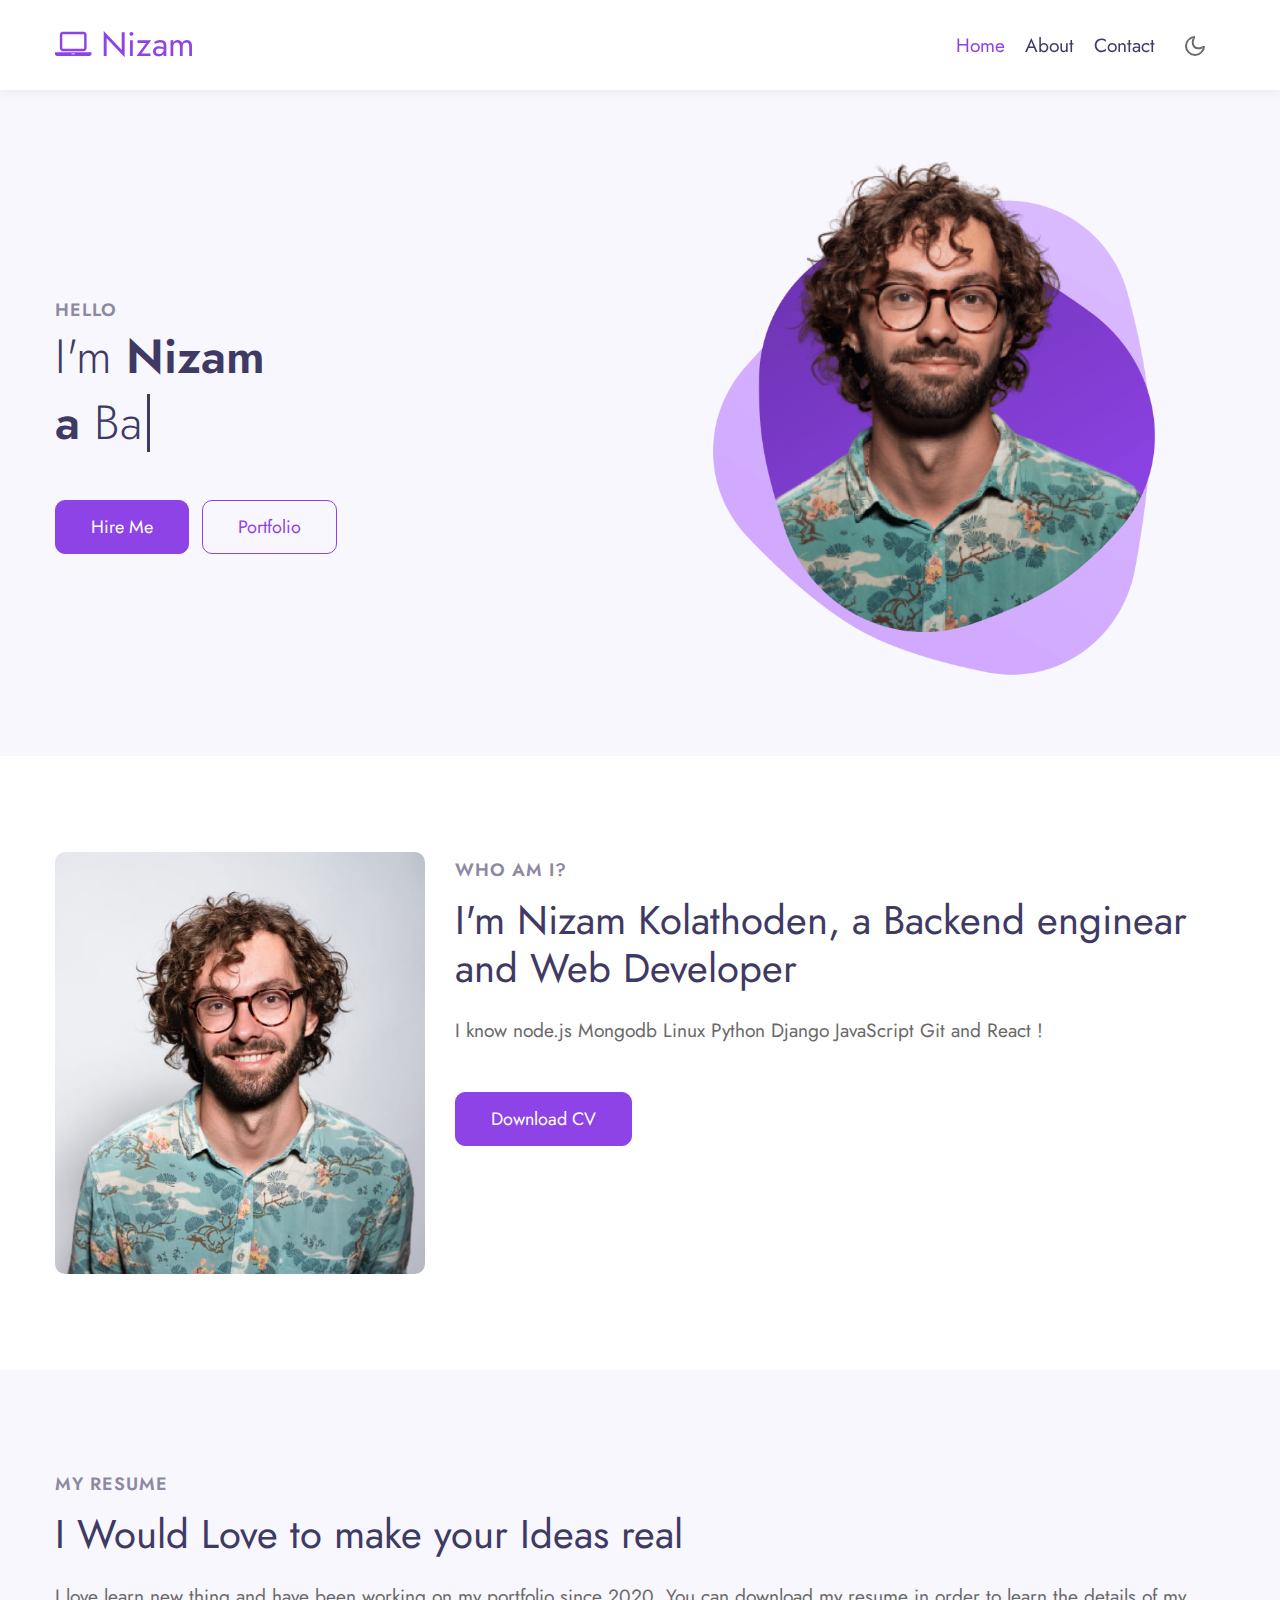
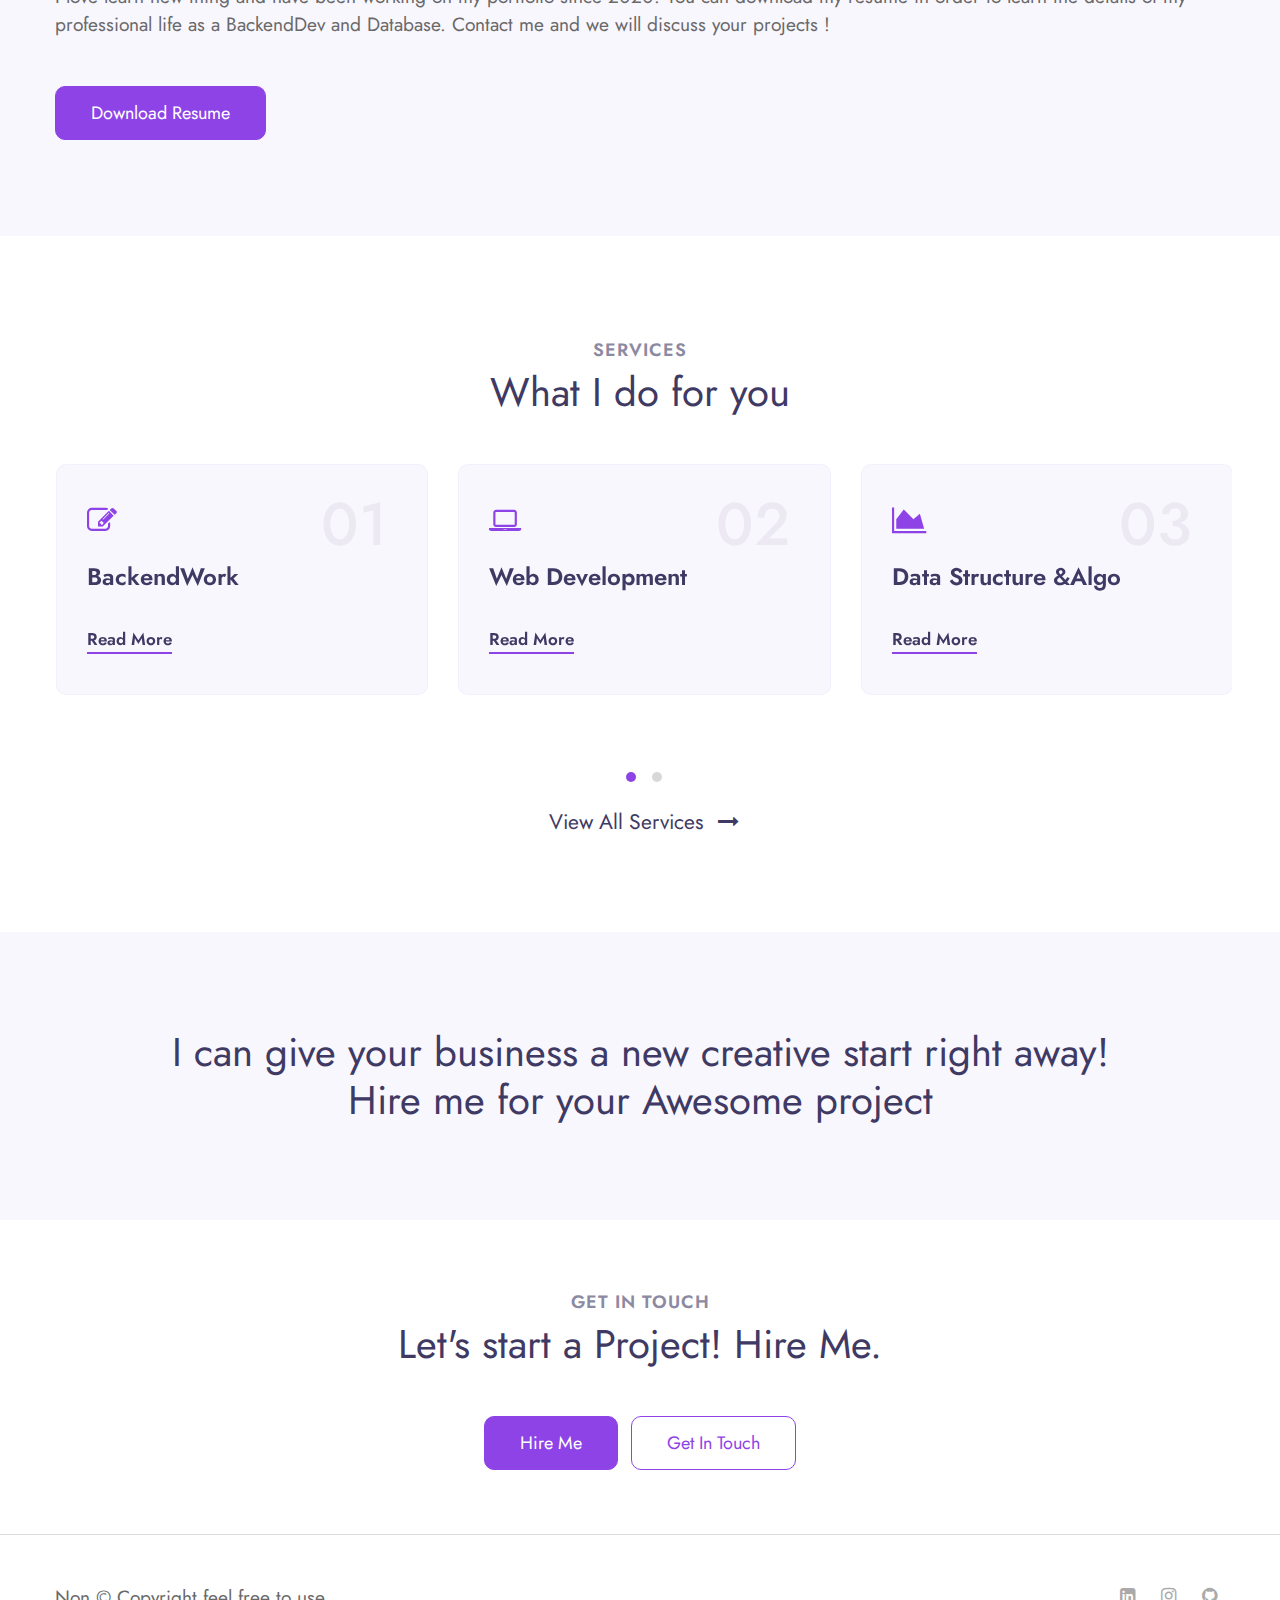
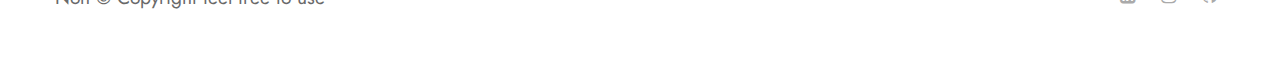
<file: index.html>
<!--
Author: nizamkolathoden
Author URL: https://github.com/nizamkolathoden/
-->
<!doctype html>
<html lang="en">

<head>
  <!-- Required meta tags -->
  <meta charset="utf-8">
  <meta name="viewport" content="width=device-width, initial-scale=1, shrink-to-fit=no">

  <title>Nizam Kolathoden </title>

  <!-- google fonts -->  
  <link href="//fonts.googleapis.com/css2?family=Jost:wght@300;400;600&display=swap" rel="stylesheet">

  <!-- Template CSS -->
  <link rel="stylesheet" href="assets/css/style-starter.css">
</head>

<body>
<!-- header -->
<header id="site-header" class="fixed-top">
  <div class="container">
      <nav class="navbar navbar-expand-lg stroke">
          <a class="navbar-brand" href="index.html">
              <span class="fa fa-laptop"></span> Nizam
          </a>
          <!-- if logo is image enable this   
      <a class="navbar-brand" href="#index.html">
          <img src="image-path" alt="Your logo" title="Your logo" style="height:35px;" />
      </a> -->
          <button class="navbar-toggler  collapsed bg-gradient" type="button" data-toggle="collapse"
              data-target="#navbarTogglerDemo02" aria-controls="navbarTogglerDemo02" aria-expanded="false"
              aria-label="Toggle navigation">
              <span class="navbar-toggler-icon fa icon-expand fa-bars"></span>
              <span class="navbar-toggler-icon fa icon-close fa-times"></span>
              </span>
          </button>

          <div class="collapse navbar-collapse" id="navbarTogglerDemo02">
              <ul class="navbar-nav ml-auto">
                  <li class="nav-item active">
                      <a class="nav-link" href="index.html">Home <span class="sr-only">(current)</span></a>
                  </li>
                  <li class="nav-item @@about__active">
                      <a class="nav-link" href="about.html">About</a>
                  </li>
                  <li class="nav-item @@contact__active">
                      <a class="nav-link" href="contact.html">Contact</a>
                  </li>
              </ul>
          </div>
          <!-- toggle switch for light and dark theme -->
          <div class="mobile-position">
              <nav class="navigation">
                  <div class="theme-switch-wrapper">
                      <label class="theme-switch" for="checkbox">
                          <input type="checkbox" id="checkbox">
                          <div class="mode-container">
                              <i class="gg-sun"></i>
                              <i class="gg-moon"></i>
                          </div>
                      </label>
                  </div>
              </nav>
          </div>
          <!-- //toggle switch for light and dark theme -->
      </nav>
  </div>
</header>
<!-- //header -->

<!-- banner section -->
<section id="home" class="w3l-banner py-5">
    <div class="container">
        <div class="row align-items-center">
            <div class="col-lg-6 col-sm-12 mt-lg-0 mt-4">
                <span class="title-small">Hello</span>
                <h1 class="mb-2 title"> <span>I'm</span> Nizam </h1>
                <h1 class="mb-4 title"> a <span class="typed-text"></span><span class="cursor">&nbsp</span></h1>
                <p></p>
                <div class="mt-sm-5 mt-4">
                    <a class="btn btn-primary btn-style mr-2" href="contact.html"> Hire Me </a>
                    <a class="btn btn-outline-primary btn-style mr-2" href="about.html"> Portfolio </a>
                </div>
            </div>
            <div class="col-lg-6 col-md-8 col-sm-10 mt-lg-0 mt-4">
                <div class="img-effect text-lg-center">
                    <img src="assets/images/photo.png" alt="myphoto" class="img-fluid">
                </div>
            </div>
        </div>
    </div>
</section>
<!-- //banner section -->

<!-- home page about section -->
<section class="w3l-index3" id="about">
    <div class="midd-w3 py-5">
        <div class="container py-lg-5 py-md-3">
            <div class="row">
                <div class="col-lg-4">
                    <div class="position-relative">
                        <img src="assets/images/myphoto.jpg" alt="" class="radius-image img-fluid">
                    </div>
                </div>
                <div class="col-lg-8 mt-lg-0 mt-5">
                    <h5 class="title-small mb-2">Who am i?</h5>
                    <h3 class="title-big">I'm Nizam Kolathoden, a Backend enginear and Web Developer</h3>
                    <p class="mt-4">I know node.js Mongodb Linux Python Django JavaScript  Git and React !</p>
                    <a href="#download" class="btn btn-style btn-primary mt-lg-5 mt-4">Download CV</a>
                </div>
            </div>
        </div>
    </div>
</section>
<!-- //home page about section -->

<!-- home page second section -->
<div class="py-5 w3l-resume">
    <div class="container py-lg-5 py-3">
        <h5 class="title-small mb-2"> My resume</h5>
        <h3 class="title-big mb-4">I Would Love to make your Ideas real </h3>
        <p>I love  learn new thing and have been working on my portfolio since 2020. You can download my
          resume in order to learn the details of my professional life as a BackendDev and Database. Contact me and
          we will discuss your projects <!-- and have been working on my portfolio since 2019. You can download my
            resume in order to learn the details of my professional life as a designer and photographer. Contact me and
            we will discuss your projects -->!</p>
        <div class="mt-5">
            <a href="#download" class="btn btn-style btn-primary">Download resume</a>
        </div>
    </div>
</div>
<!-- //home page second section -->

<!-- home page services section -->
<section class="w3l-services">
    <div class="blog py-5" id="services">
        <div class="container py-lg-5">
            <h5 class="title-small text-center">Services</h5>
            <h3 class="title-big text-center mb-sm-5 mb-4">What I do for you</h3>
            <div class="row">
                <div class="col-md-12 mx-auto pr-2">
                    <div class="owl-two owl-carousel owl-theme">
                        <div class="item">
                            <div class="card">
                                <div class="box-wrap">
                                    <div class="icon">
                                        <span class="fa fa-pencil-square-o"></span>
                                    </div>
                                    <h4 class="number">01</h4>
                                    <h4><a href="#url">BackendWork</a></h4>
                                    <p></p>
                                    <a href="#read" class="read">Read more</a>
                                </div>
                            </div>
                        </div>

                        <div class="item">
                            <div class="card">
                                <div class="box-wrap">
                                    <div class="icon">
                                      <span class="fa fa-laptop"></span>
                                    </div>
                                    <h4 class="number">02</h4>
                                    <h4><a href="#url">Web Development</a></h4>
                                   <!--  <p>Lorem ipsum dolor sit amet sed consectetur adipisicing elit.
                                      doloret quas saepe autem, dolor set.</p> -->
                                      <a href="#read" class="read">Read more</a>
                                  </div>
                            </div>
                        </div>

                        <div class="item">
                            <div class="card">
                                <div class="box-wrap">
                                    <div class="icon">
                                      <span class="fa fa-area-chart"></span>
                                    </div>
                                    <h4 class="number">03</h4>
                                    <h4><a href="#url">Data Structure &Algo </a></h4>
                                    <!-- <p>Lorem ipsum dolor sit amet sed consectetur adipisicing elit.
                                      doloret quas saepe autem, dolor set.</p> -->
                                      <a href="#read" class="read">Read more</a>
                                  </div>
                            </div>
                        </div>

                       

                        <div class="item">
                            <div class="card">
                                <div class="box-wrap">
                                    <div class="icon">
                                      <span class="fa fa-laptop"></span>
                                    </div>
                                    <h4 class="number">04</h4>
                                    <h4><a href="#url">Currently Learning Software Architecting</a></h4>
                                    <!-- <p>Lorem ipsum dolor sit amet sed consectetur adipisicing elit.
                                      doloret quas saepe autem, dolor set.</p> -->
                                      <a href="#read" class="read">Read more</a>
                                  </div>
                            </div>
                        </div>

                     <!--    <div class="item">
                            <div class="card">
                                <div class="box-wrap">
                                    <div class="icon">
                                      <span class="fa fa-area-chart"></span>
                                    </div>
                                    <h4 class="number">06</h4>
                                    <h4><a href="#url">Research & Analysis</a></h4>
                                    <p>Lorem ipsum dolor sit amet sed consectetur adipisicing elit.
                                      doloret quas saepe autem, dolor set.</p>
                                      <a href="#read" class="read">Read more</a>
                                  </div>
                            </div>
                        </div>
                    </div>
                </div> -->
            </div>
            <div class="mt-5 text-more">
                <p class="mt-4 pt-3 sample text-center">
                    <a href="services.html">View All Services <span class="pl-2 fa fa-long-arrow-right"></span></a>
                </p>
            </div>
        </div>
    </div>
</section>
<!-- //home page services section -->

<!-- stats -->
<!-- <section class="w3l-stats py-lg-5 py-4" id="stats">
    <div class="gallery-inner container py-md-5 py-4">
        <div class="row stats-con">
            <div class="col-sm-3 col-6 stats_info counter_grid">
                <span class="fa fa-laptop"></span>
                <p class="counter">700</p>
                <h4>Completed projects</h4>
            </div>
            <div class="col-sm-3 col-6 stats_info counter_grid1">
                <span class="fa fa-hourglass-end"></span>
                <p class="counter">120</p>
                <h4>In processes</h4>
            </div>
            <div class="col-sm-3 col-6 stats_info counter_grid mt-sm-0 mt-5">
                <span class="fa fa-gift"></span>
                <p class="counter">12</p>
                <h4>Awards Received</h4>
            </div>
            <div class="col-sm-3 col-6 stats_info counter_grid2 mt-sm-0 mt-5">
                <span class="fa fa-smile-o"></span>
                <p class="counter">1050</p>
                <h4>Happy Clients</h4>
            </div>
        </div>
    </div>
</section> -->
<!-- //stats -->
<!-- testimonials -->
<!-- <section class="w3l-clients" id="clients">
   
    <div class="cusrtomer-layout py-5">
        <div class="container py-lg-5 py-md-4">
            <div class="heading text-center mx-auto">
                <h6 class="title-small text-center">Testimonials</h6>
                <h3 class="title-big mb-md-5 mb-4">What my clients think about Me </h3>
            </div>
            
            <div class="testimonial-width">
                <div id="owl-demo1" class="owl-carousel owl-theme mb-4">
                    <div class="item">
                        <div class="testimonial-content">
                            <div class="testimonial">
                                <blockquote>
                                    <q>Lorem ipsum dolor sit amet consectetur adipisicing elit. Velit beatae laudantium
                                        voluptate rem ullam dolore nisi voluptatibus esse quasi, doloribus tempora.
                                        Dolores molestias adipisci dolor sit amet!.</q>
                                </blockquote>
                                <div class="testi-des">
                                    <div class="test-img"><img src="assets/images/team1.jpg" class="img-fluid" alt="client-img">
                                    </div>
                                    <div class="peopl align-self">
                                        <h3>John wilson</h3>
                                        <p class="indentity">Seattle, Washington</p>
                                    </div>
                                </div>
                            </div>
                        </div>
                    </div>
                    <div class="item">
                        <div class="testimonial-content">
                            <div class="testimonial">
                                <blockquote>
                                    <q>Lorem ipsum dolor sit amet consectetur adipisicing elit. Velit beatae laudantium
                                        voluptate rem ullam dolore nisi voluptatibus esse quasi, doloribus tempora.
                                        Dolores molestias adipisci dolor sit amet!.</q>
                                </blockquote>
                                <div class="testi-des">
                                    <div class="test-img"><img src="assets/images/team2.jpg" class="img-fluid" alt="client-img">
                                    </div>
                                    <div class="peopl align-self">
                                        <h3>Julia sakura</h3>
                                        <p class="indentity">Seattle, Washington</p>
                                    </div>
                                </div>
                            </div>
                        </div>
                    </div>
                    <div class="item">
                        <div class="testimonial-content">
                            <div class="testimonial">
                                <blockquote>
                                    <q>Lorem ipsum dolor sit amet consectetur adipisicing elit. Velit beatae laudantium
                                        voluptate rem ullam dolore nisi voluptatibus esse quasi, doloribus tempora.
                                        Dolores molestias adipisci dolor sit amet!.</q>
                                </blockquote>
                                <div class="testi-des">
                                    <div class="test-img"><img src="assets/images/team3.jpg" class="img-fluid" alt="client-img">
                                    </div>
                                    <div class="peopl align-self">
                                        <h3>Roy Linderson</h3>
                                        <p class="indentity">Seattle, Washington</p>
                                    </div>
                                </div>
                            </div>
                        </div>
                    </div>
                    <div class="item">
                        <div class="testimonial-content">
                            <div class="testimonial">
                                <blockquote>
                                    <q>Lorem ipsum dolor sit amet consectetur adipisicing elit. Velit beatae laudantium
                                        voluptate rem ullam dolore nisi voluptatibus esse quasi, doloribus tempora.
                                        Dolores molestias adipisci dolor sit amet!.</q>
                                </blockquote>
                                <div class="testi-des">
                                    <div class="test-img"><img src="assets/images/team4.jpg" class="img-fluid" alt="client-img">
                                    </div>
                                    <div class="peopl align-self">
                                        <h3>Mike Thyson</h3>
                                        <p class="indentity">Seattle, Washington</p>
                                    </div>
                                </div>
                            </div>
                        </div>
                    </div>
                    <div class="item">
                        <div class="testimonial-content">
                            <div class="testimonial">
                                <blockquote>
                                    <q>Lorem ipsum dolor sit amet consectetur adipisicing elit. Velit beatae laudantium
                                        voluptate rem ullam dolore nisi voluptatibus esse quasi, doloribus tempora.
                                        Dolores molestias adipisci dolor sit amet!.</q>
                                </blockquote>
                                <div class="testi-des">
                                    <div class="test-img"><img src="assets/images/team2.jpg" class="img-fluid" alt="client-img">
                                    </div>
                                    <div class="peopl align-self">
                                        <h3>Laura gill</h3>
                                        <p class="indentity">Seattle, Washington</p>
                                    </div>
                                </div>
                            </div>
                        </div>
                    </div>
                    <div class="item">
                        <div class="testimonial-content">
                            <div class="testimonial">
                                <blockquote>
                                    <q>Lorem ipsum dolor sit amet consectetur adipisicing elit. Velit beatae laudantium
                                        voluptate rem ullam dolore nisi voluptatibus esse quasi, doloribus tempora.
                                        Dolores molestias adipisci dolor sit amet!.</q>
                                </blockquote>
                                <div class="testi-des">
                                    <div class="test-img"><img src="assets/images/team3.jpg" class="img-fluid" alt="client-img">
                                    </div>
                                    <div class="peopl align-self">
                                        <h3>Smith Johnson</h3>
                                        <p class="indentity">Seattle, Washington</p>
                                    </div>
                                </div>
                            </div>
                        </div>
                    </div>
                </div>
            </div>
        </div>
       
    </div>
    
</section> -->
<!-- //testimonials -->

<!-- home page video popup section -->
<section class="w3l-index5" id="about">
    <div class="new-block py-5">
        <div class="container py-lg-5">
            <div class="middle-section text-center">
                <div class="section-width">
                    <h3 class="title-big">I can give your business a new creative start right away! Hire me for your
                        Awesome project</h3>
                   <!--  <p class="mt-3">Lorem ipsum, dolor sit amet consectetur adipisicing elit. At, corrupti odit? At iure
                        facere,
                        porro repellat officia quas, dolores magnam assumenda soluta odit
                        harum
                        voluptate inventore ipsa maiores fugiat accusamus eos nulla. Iure voluptatibus explicabo
                        officia.</p> -->
                </div>
<!--                 <div class="history-info mt-5">
                    <div class="position-relative">
                        <img src="assets/images/bg.jpg" class="img-fluid radius-image video-popup-image"
                            alt="video-popup">

                        <a href="#small-dialog" class="popup-with-zoom-anim play-view text-center position-absolute">
                            <span class="video-play-icon">
                                <span class="fa fa-play"></span>
                            </span>
                        </a>

                        dialog itself, mfp-hide class is required to make dialog hidden -->
                       <!--  <div id="small-dialog" class="zoom-anim-dialog mfp-hide">
                            <iframe src="https://www.youtube.com/embed/Cu2VnoRcxKM" allowfullscreen></iframe>
                        </div> -->
                    </div>
                </div> 

                <!-- dialog itself, mfp-hide class is required to make dialog hidden -->
                <!-- <div id="small-dialog" class="zoom-anim-dialog mfp-hide">
                    <iframe src="https://www.youtube.com/embed/Z_KspIX1oXU" allowfullscreen></iframe>
                </div> -->
            </div>
        </div>
    </div>
</section>
<!-- //home page video popup section -->

 <!-- freelance hire me -->
 <section class="w3l-grid-quote text-center py-5">
   <div class="container py-3">
     <h6 class="title-small">Get in touch</h6>
     <h3 class="title-big mb-md-5 mb-4">Let's start a Project! Hire Me.</h3>
     <a href="contact.html" class="btn btn-style btn-primary mr-2">Hire Me </a>
     <a href="contact.html" class="btn btn-style btn-outline-primary">Get in touch</a>
   </div>
 </section>
 <!-- //freelance hire me -->
 
<!-- Footer -->
<section class="w3l-footer py-sm-5 py-4">
  <div class="container">
    <div class="footer-content">
      <div class="row">
        <div class="col-lg-8 footer-left">
          <p class="m-0">Non © Copyright  feel free to use <a href="#"></a></p>
        </div>
        <div class="col-lg-4 footer-right text-lg-right text-center mt-lg-0 mt-3">
          <ul class="social m-0 p-0">
            <!-- <li><a href="#facebook"><span class="fa fa-facebook-official"></span></a></li> -->
            <li><a href="https://www.linkedin.com/in/nizam-kolathoden-40b344206/"><span class="fa fa-linkedin-square"></span></a></li>
            <li><a href="https://www.instagram.com/nizam_kolathoden/?hl=en"><span class="fa fa-instagram"></span></a></li>
            <!-- <li><a href="#twitter"><span class="fa fa-twitter"></span></a></li> -->
            <li><a href="https://github.com/nizamkolathoden"><span class="fa fa-github"></span></a></li>
            
          </ul>
        </div>
      </div>
    </div>
  </div>

  <!-- move top -->
  <button onclick="topFunction()" id="movetop" title="Go to top">
    <span class="fa fa-angle-up"></span>
  </button>
  <script>
    // When the user scrolls down 20px from the top of the document, show the button
    window.onscroll = function () {
      scrollFunction()
    };

    function scrollFunction() {
      if (document.body.scrollTop > 20 || document.documentElement.scrollTop > 20) {
        document.getElementById("movetop").style.display = "block";
      } else {
        document.getElementById("movetop").style.display = "none";
      }
    }

    // When the user clicks on the button, scroll to the top of the document
    function topFunction() {
      document.body.scrollTop = 0;
      document.documentElement.scrollTop = 0;
    }
  </script>
  <!-- /move top -->
</section>
<!-- //Footer -->

<!-- all js scripts and files here -->

<script src="assets/js/theme-change.js"></script><!-- theme switch js (light and dark)-->

<script src="assets/js/jquery-3.3.1.min.js"></script><!-- default jQuery -->

<!-- /typig-text-->
<script>
  const typedTextSpan = document.querySelector(".typed-text");
  const cursorSpan = document.querySelector(".cursor");

  const textArray = ["Backend Developer", "Freelancer", "Web developer","Student"];
  const typingDelay = 200;
  const erasingDelay = 10;
  const newTextDelay = 100; // Delay between current and next text
  let textArrayIndex = 0;
  let charIndex = 0;

  function type() {
    if (charIndex < textArray[textArrayIndex].length) {
      if (!cursorSpan.classList.contains("typing")) cursorSpan.classList.add("typing");
      typedTextSpan.textContent += textArray[textArrayIndex].charAt(charIndex);
      charIndex++;
      setTimeout(type, typingDelay);
    } else {
      cursorSpan.classList.remove("typing");
      setTimeout(erase, newTextDelay);
    }
  }

  function erase() {
    if (charIndex > 0) {
      // add class 'typing' if there's none
      if (!cursorSpan.classList.contains("typing")) {
        cursorSpan.classList.add("typing");
      }
      typedTextSpan.textContent = textArray[textArrayIndex].substring(0, 0);
      charIndex--;
      setTimeout(erase, erasingDelay);
    } else {
      cursorSpan.classList.remove("typing");
      textArrayIndex++;
      if (textArrayIndex >= textArray.length) textArrayIndex = 0;
      setTimeout(type, typingDelay);
    }
  }

  document.addEventListener("DOMContentLoaded", function () { // On DOM Load initiate the effect
    if (textArray.length) setTimeout(type, newTextDelay + 250);
  });
</script>
<!-- //typig-text-->

<!-- services owlcarousel -->
<script src="assets/js/owl.carousel.js"></script>

<!-- script for services -->
<script>
  $(document).ready(function () {
    $('.owl-two').owlCarousel({
      loop: true,
      margin: 30,
      nav: false,
      responsiveClass: true,
      autoplay: false,
      autoplayTimeout: 5000,
      autoplaySpeed: 1000,
      autoplayHoverPause: false,
      responsive: {
        0: {
          items: 1,
          nav: false
        },
        480: {
          items: 1,
          nav: false
        },
        700: {
          items: 1,
          nav: false
        },
        1090: {
          items: 3,
          nav: false
        }
      }
    })
  })
</script>
<!-- //script for services -->

<!-- script for tesimonials carousel slider -->
<script>
  $(document).ready(function () {
    $("#owl-demo1").owlCarousel({
      loop: true,
      margin: 20,
      nav: false,
      responsiveClass: true,
      responsive: {
        0: {
          items: 1,
          nav: false
        },
        736: {
          items: 1,
          nav: false
        },
        1000: {
          items: 2,
          nav: false,
          loop: false
        }
      }
    })
  })
</script>
<!-- //script for tesimonials carousel slider -->

<!-- video popup -->
<script src="assets/js/jquery.magnific-popup.min.js"></script>
<script>
  $(document).ready(function () {
    $('.popup-with-zoom-anim').magnificPopup({
      type: 'inline',

      fixedContentPos: false,
      fixedBgPos: true,

      overflowY: 'auto',

      closeBtnInside: true,
      preloader: false,

      midClick: true,
      removalDelay: 300,
      mainClass: 'my-mfp-zoom-in'
    });

    $('.popup-with-move-anim').magnificPopup({
      type: 'inline',

      fixedContentPos: false,
      fixedBgPos: true,

      overflowY: 'auto',

      closeBtnInside: true,
      preloader: false,

      midClick: true,
      removalDelay: 300,
      mainClass: 'my-mfp-slide-bottom'
    });
  });
</script>
<!-- //video popup -->

<!-- stats number counter-->
<script src="assets/js/jquery.waypoints.min.js"></script>
<script src="assets/js/jquery.countup.js"></script>
<script>
  $('.counter').countUp();
</script>
<!-- //stats number counter -->

<!-- disable body scroll which navbar is in active -->
<script>
  $(function () {
    $('.navbar-toggler').click(function () {
      $('body').toggleClass('noscroll');
    })
  });
</script>
<!-- disable body scroll which navbar is in active -->

<!--/MENU-JS-->
<script>
  $(window).on("scroll", function () {
    var scroll = $(window).scrollTop();

    if (scroll >= 80) {
      $("#site-header").addClass("nav-fixed");
    } else {
      $("#site-header").removeClass("nav-fixed");
    }
  });

  //Main navigation Active Class Add Remove
  $(".navbar-toggler").on("click", function () {
    $("header").toggleClass("active");
  });
  $(document).on("ready", function () {
    if ($(window).width() > 991) {
      $("header").removeClass("active");
    }
    $(window).on("resize", function () {
      if ($(window).width() > 991) {
        $("header").removeClass("active");
      }
    });
  });
</script>
<!--//MENU-JS-->

<!-- bootstrap js -->
<script src="assets/js/bootstrap.min.js"></script>

</body>

</html>
</file>
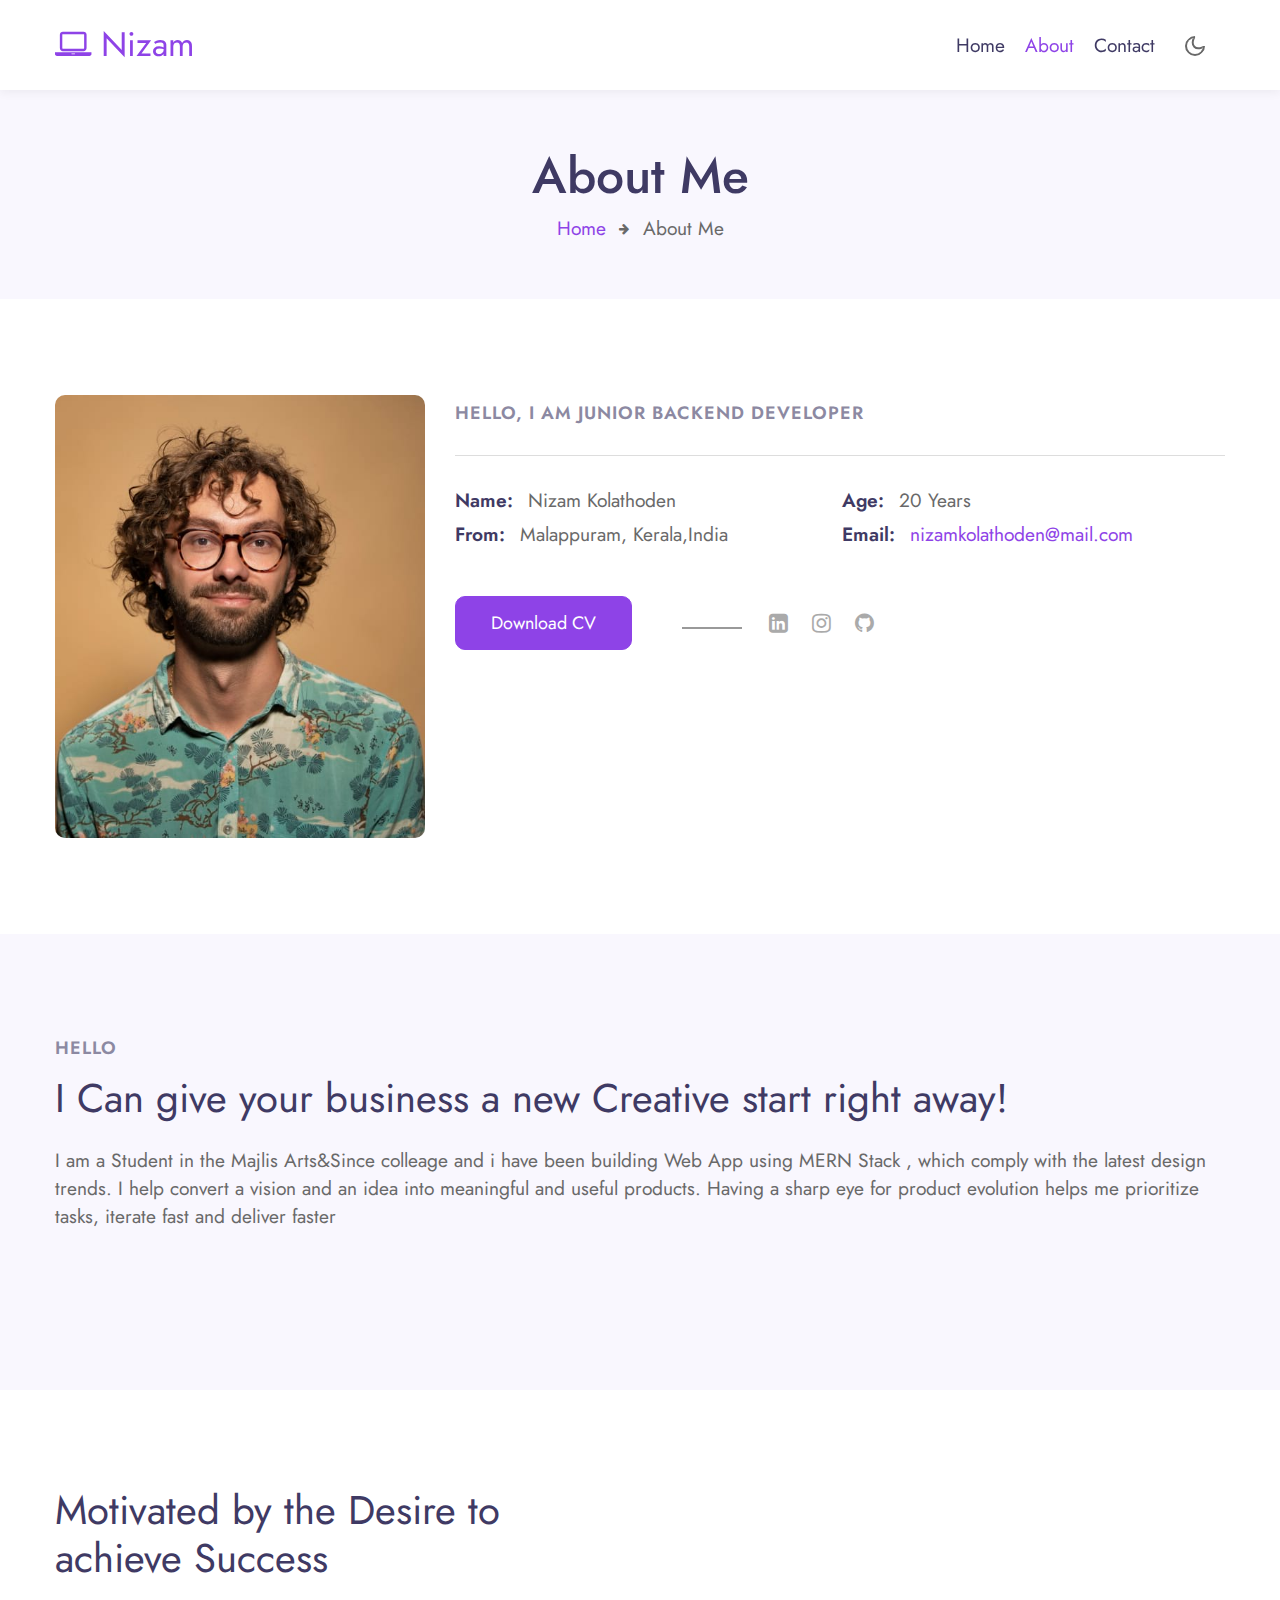
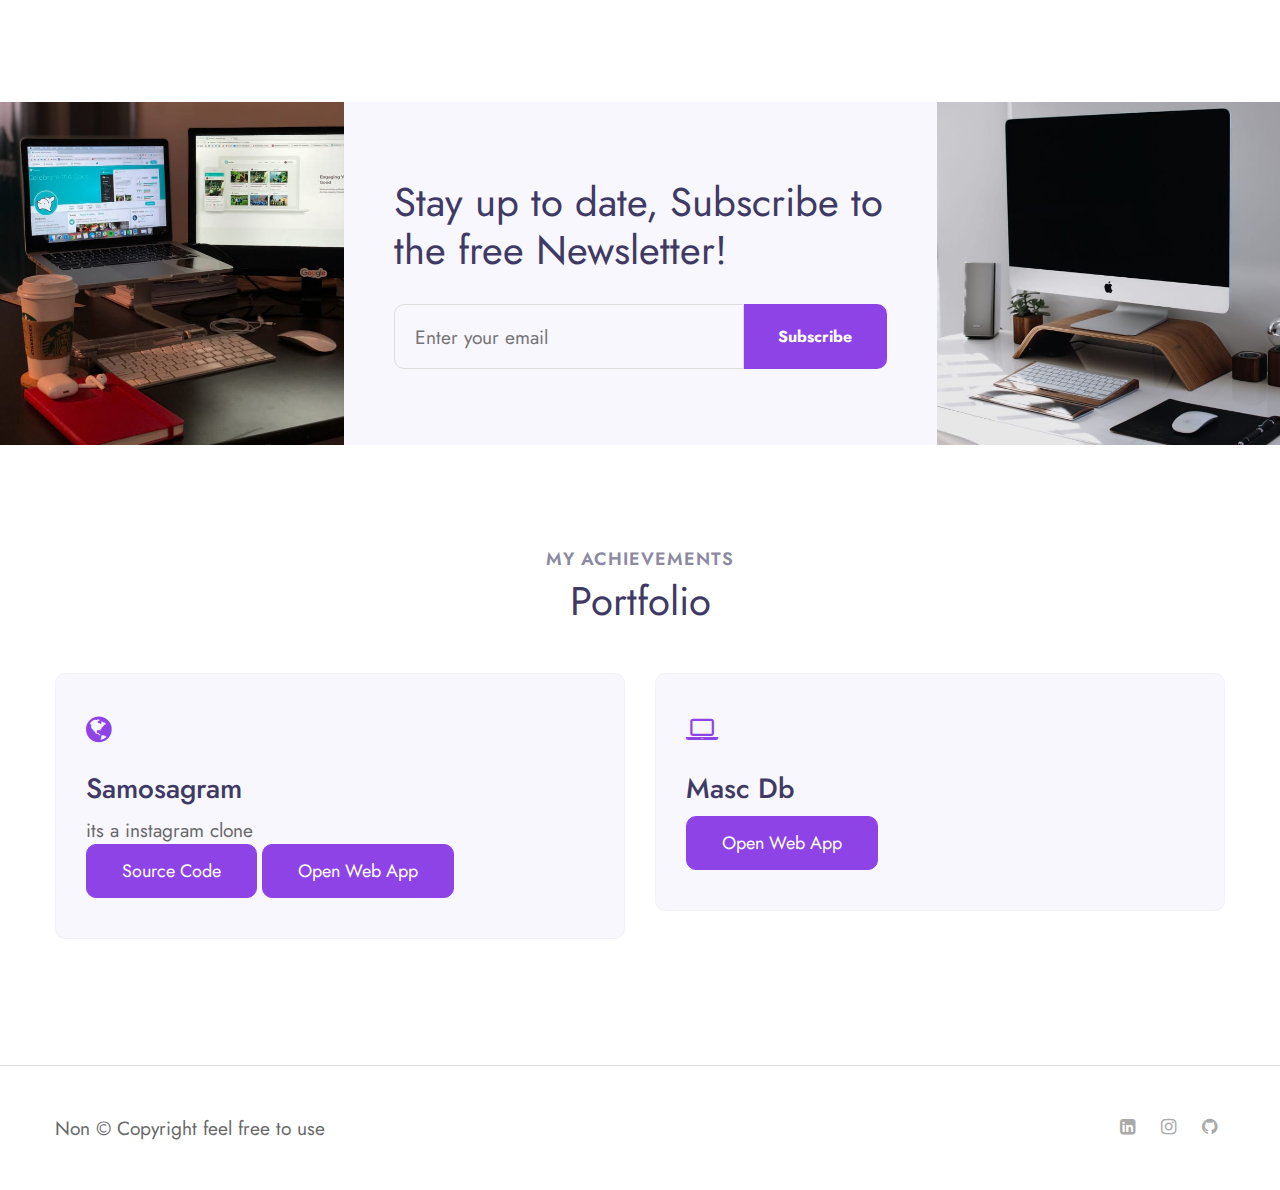
<file: about.html>
<!--
Author: Nizam

-->
<!doctype html>
<html lang="en">

<head>
  <!-- Required meta tags -->
  <meta charset="utf-8">
  <meta name="viewport" content="width=device-width, initial-scale=1, shrink-to-fit=no">

  <title>nizam kolathoden</title>

  <!-- google fonts -->  
  <link href="//fonts.googleapis.com/css2?family=Jost:wght@300;400;600&display=swap" rel="stylesheet">

  <!-- Template CSS -->
  <link rel="stylesheet" href="assets/css/style-starter.css">
</head>

<body>
<!-- header -->
<header id="site-header" class="fixed-top">
  <div class="container">
      <nav class="navbar navbar-expand-lg stroke">
          <a class="navbar-brand" href="index.html">
              <span class="fa fa-laptop"></span> Nizam
          </a>
          <!-- if logo is image enable this   
      <a class="navbar-brand" href="#index.html">
          <img src="image-path" alt="Your logo" title="Your logo" style="height:35px;" />
      </a> -->
          <button class="navbar-toggler  collapsed bg-gradient" type="button" data-toggle="collapse"
              data-target="#navbarTogglerDemo02" aria-controls="navbarTogglerDemo02" aria-expanded="false"
              aria-label="Toggle navigation">
              <span class="navbar-toggler-icon fa icon-expand fa-bars"></span>
              <span class="navbar-toggler-icon fa icon-close fa-times"></span>
              </span>
          </button>

          <div class="collapse navbar-collapse" id="navbarTogglerDemo02">
              <ul class="navbar-nav ml-auto">
                  <li class="nav-item @@home__active">
                      <a class="nav-link" href="index.html">Home <span class="sr-only">(current)</span></a>
                  </li>
                  <li class="nav-item active">
                      <a class="nav-link" href="about.html">About</a>
                  </li>
                  <li class="nav-item @@contact__active">
                      <a class="nav-link" href="contact.html">Contact</a>
                  </li>
              </ul>
          </div>
          <!-- toggle switch for light and dark theme -->
          <div class="mobile-position">
              <nav class="navigation">
                  <div class="theme-switch-wrapper">
                      <label class="theme-switch" for="checkbox">
                          <input type="checkbox" id="checkbox">
                          <div class="mode-container">
                              <i class="gg-sun"></i>
                              <i class="gg-moon"></i>
                          </div>
                      </label>
                  </div>
              </nav>
          </div>
          <!-- //toggle switch for light and dark theme -->
      </nav>
  </div>
</header>
<!-- //header -->

<!-- about breadcrumb -->
<section class="w3l-about-breadcrumb text-center">
    <div class="breadcrumb-bg breadcrumb-bg-about py-sm-5 py-4">
        <div class="container py-2">
            <h2 class="title">About Me</h2>
            <ul class="breadcrumbs-custom-path mt-2">
                <li><a href="#url">Home</a></li>
                <li class="active"><span class="fa fa-arrow-right mx-2" aria-hidden="true"></span> About Me </li>
            </ul>
        </div>
    </div>
</section>
<!-- //about breadcrumb -->

<!-- about page about section -->
<section class="w3l-aboutblock1" id="about">
    <div class="midd-w3 py-5">
        <div class="container py-lg-5 py-md-3">
            <div class="row">
                <div class="col-lg-4">
                    <div class="position-relative">
                        <img src="assets/images/myphoto1.jpg" alt="" class="radius-image img-fluid">
                    </div>
                </div>
                <div class="col-lg-8 mt-lg-0 mt-5">
                    <h5 class="title-small mb-2">Hello,  I am Junior Backend Developer</h5>
                    <!-- <h3 class="title-big">Having  Years of Experience</h3>
                    <p class="mt-4">Lorem ipsum viverra feugiat. Pellen tesque libero ut justo,
                        ultrices in ligula. Semper at tempufddfel. Lorem ipsum dolor sit amet consectetur adipisicing
                        elit. Non quae, fugiat consequatur voluptatem nihil ad. Lorem ipsum dolor sit amet.</p> -->
                    <div class="my-info mt-4">
                        <div class="single-info"><span>Name:</span>
                            <p>Nizam Kolathoden</p>
                        </div>
                        <div class="single-info"><span>Age:</span>
                            <p>20 Years</p>
                        </div>
                        <div class="single-info"><span>From:</span>
                            <p>Malappuram, Kerala,India</p>
                        </div>
                        <div class="single-info"><span>Email:</span>
                            <p><a href="nizamkolathodenofficial@gmail.com">nizamkolathoden@mail.com</a></p>
                        </div>
                    </div>
                    <div class="my-social mt-lg-5 mt-4">
                        <a href="#download" class="btn btn-style btn-primary">Download CV</a>
                        <ul class="social m-0 p-0">
                              <!-- <li><a href="#facebook"><span class="fa fa-facebook-official"></span></a></li> -->
            <li><a href="https://www.linkedin.com/in/nizam-kolathoden-40b344206/"><span class="fa fa-linkedin-square"></span></a></li>
            <li><a href="https://www.instagram.com/nizam_kolathoden/?hl=en"><span class="fa fa-instagram"></span></a></li>
            <!-- <li><a href="#twitter"><span class="fa fa-twitter"></span></a></li> -->
            <li><a href="https://github.com/nizamkolathoden"><span class="fa fa-github"></span></a></li>
               </ul>
                    </div>
                </div>
            </div>
        </div>
    </div>
</section>
<!-- //about page about section -->

<!-- about page second section -->
<div class="py-5 w3l-resume">
    <div class="container py-lg-5 py-3">
        <h5 class="title-small mb-2"> Hello</h5>
        <h3 class="title-big mb-4">I Can give your business a new Creative start right away! </h3>
        <p>I am a Student  in the Majlis Arts&Since colleage and i have been building  Web App using MERN Stack , which comply with the latest design trends. I help convert a vision and an idea into meaningful
            and useful products. Having a sharp eye for product evolution helps me prioritize tasks, iterate fast and
            deliver faster</p>
        <div class="row features-w3pvt-main mt-5 pt-md-3" id="features">
            <div class="col-lg-4 col-md-6 feature-gird">
                <div class="row features-hny-inner-gd">
                    <div class="col-md-2 col-2 featured_grid_left">
                       <!--   <div class="icon_left_grid">
                            <span class="fa fa-laptop" aria-hidden="true"></span>
                        </div> -->
                    </div>
                    <!-- <div class="col-md-10 col-10 featured_grid_right_info">
                        <h4><a class="link-hny" href="#url">Responsive Design </a></h4>
                        <p>Lorem ipsum dolor sit amet elit consec tetur adipisi elit., rem!</p>
                    </div> -->
                </div>
            </div>
            <div class="col-lg-4 col-md-6 feature-gird mt-md-0 mt-4">
                <div class="row features-hny-inner-gd">
                    <div class="col-md-2 col-2 featured_grid_left">
                       <!--  <div class="icon_left_grid">
                            <span class="fa fa-pencil-square-o" aria-hidden="true"></span>
                        </div> -->
                    </div>
                  <!--   <div class="col-md-10 col-10 featured_grid_right_info">
                        <h4><a class="link-hny" href="#url">Powerful Editor </a></h4>
                        <p>Lorem ipsum dolor sit amet elit consec tetur adipisi elit., rem!</p>
                    </div> -->
                </div> 
            </div>
            <div class="col-lg-4 col-md-6 feature-gird mt-lg-0 mt-md-5 mt-4">
                <div class="row features-hny-inner-gd">
                  <!--   <div class="col-md-2 col-2 featured_grid_left">
                        <div class="icon_left_grid">
                            <span class="fa fa-desktop" aria-hidden="true"></span>
                        </div> -->
                    </div>
                    <!-- <div class="col-md-10 col-10 featured_grid_right_info">
                        <h4><a class="link-hny" href="#url">Creative Design </a></h4>
                        <p>Lorem ipsum dolor sit amet elit consec tetur adipisi elit., rem!</p>
                    </div> -->
                </div>
            </div>

        </div>
    </div>
</div>
<!-- //about page about section -->

<!-- about page third section -->
<section class="w3l-content-6 py-5">
    <div class="content-6-mian py-lg-5 py-md-4">
        <div class="container">
            <div class="content-info-in row">
                <div class="content-gd col-lg-5">
                    <h3 class="title-big mb-4">Motivated by the Desire to achieve Success</h3>
                    <!-- <p>Lorem, ipsum dolor sit amet consectetur adipisicing elit. Dolorem, odit! Perspiciatis et
                        consequuntur non, modi quo mollitia labore laborum voluptas quia officiis fugit soluta molestias
                        quaerat sapiente sunt.
                    </p> -->
                </div>
                <div class="content-gd col-lg-6 offset-lg-1">
                    <!-- <div class="progress-info">
                        <h6 class="progress-tittle">UI/UX Design</h6>
                        <div class="progress">
                            <div class="progress-bar progress-bar-striped" role="progressbar" style="width: 80%"
                                aria-valuenow="80" aria-valuemin="0" aria-valuemax="100">
                            </div>
                        </div>
                    </div> -->
                  <!--   <div class="progress-info">
                        <h6 class="progress-tittle">Ideas & Technology
                        </h6>
                        <div class="progress">
                            <div class="progress-bar progress-bar-striped" role="progressbar" style="width: 95%"
                                aria-valuenow="95" aria-valuemin="0" aria-valuemax="100">
                            </div>
                        </div>
                    </div> -->
                 <!--    <div class="progress-info">
                        <h6 class="progress-tittle">Branding Design</h6>
                        <div class="progress">
                            <div class="progress-bar progress-bar-striped" role="progressbar" style="width: 55%"
                                aria-valuenow="55" aria-valuemin="0" aria-valuemax="100">
                            </div>
                        </div>
                    </div> -->
<!--                     <div class="progress-info mb-0">
                        <h6 class="progress-tittle">Responsive Web Design</h6>
                        <div class="progress">
                            <div class="progress-bar progress-bar-striped" role="progressbar" style="width: 80%"
                                aria-valuenow="80" aria-valuemin="0" aria-valuemax="100">
                            </div>
                        </div>
                    </div> -->
                </div>
            </div>
        </div>
    </div>
</section>
<!-- about page third section -->

<!-- subscribe block -->
<div class="abouthy-img-grids">
    <div class="img-one">
        <img src="assets/images/g5.jpg" alt=" " class="img-fluid">
    </div>
    <div class="img-one content-mid">
        <h3 class="title-big"> Stay up to date, Subscribe to the free Newsletter! </h3>
        <form action="#url" method="GET" class="subscribe-form">
            <input type="email" name="email" placeholder="Enter your email" required>
            <button type="submit" class="btn">Subscribe</button>
          </form>

    </div>
    <div class="img-one">
        <img src="assets/images/g3.jpg" alt=" " class="img-fluid">
    </div>
</div>
<!-- //subscribe block -->

<!-- achievements block -->
<section class="w3l-services">
    <div class="w3l-achievements py-5" id="services">
        <div class="container py-lg-5" name='prot'>
            <h5 class="title-small text-center">My achievements</h5>
            <h3 class="title-big text-center mb-sm-5 mb-4">Portfolio</h3>
            <div class="row">
                <div class="col-lg-6 item">
                    <div class="card">
                        <div class="box-wrap">
                            <div class="icon">
                                <span class="fa fa-globe"></span>
                            </div>
                            <h4><a href="https://quirky-goldwasser-47423e.netlify.app">Samosagram</a></h4>
                            <p>its a instagram clone</p>
                            <a href="https://github.com/nizamkolathoden/instagramclone.git" class="btn btn-style btn-primary">Source Code</a>
                            <a href="https://quirky-goldwasser-47423e.netlify.app" class="btn btn-style btn-primary">Open Web App</a>
                       
                        </div>
                    </div>
                </div>

                <div class="col-lg-6 item">
                    <div class="card">
                        <div class="box-wrap">
                            <div class="icon">
                                <span class="fa fa-laptop"></span>
                            </div>
                            <h4><a href="https://dazzling-elion-f5cd2a.netlify.app"> Masc Db</a></h4>
                            <a href="https://dazzling-elion-f5cd2a.netlify.app" class="btn btn-style btn-primary">Open Web App</a>
                       
                        </div>
                    </div>
                </div>

               <!--  <div class="col-lg-6 item">
                    <div class="card">
                        <div class="box-wrap mb-lg-0">
                            <div class="icon">
                                <span class="fa fa-trophy"></span>
                            </div>
                            <h4><a href="#url">Honorable mention award</a></h4>
                            <p>Lorem ipsum dolor sit amet consectetur adipisicing elit. Animi reiciendis labore quisquam
                                suscipit qui veritatis. voluptas quia officiis fugit soluta sunt</p>
                        </div>
                    </div>
                </div> -->

                <!-- <div class="col-lg-6 item">
                    <div class="card">
                        <div class="box-wrap mb-0">
                            <div class="icon">
                                <span class="fa fa-laptop"></span>
                            </div>
                            <h4><a href="#url">Designer of the Company</a></h4>
                            <p>Lorem ipsum dolor sit amet consectetur adipisicing elit. Animi reiciendis labore quisquam
                                suscipit qui veritatis. voluptas quia officiis fugit soluta sunt</p>
                        </div>
                    </div>
                </div> -->

            </div>
        </div>
    </div>
</section>
<!-- //achievements block -->

<!-- Footer -->
<section class="w3l-footer py-sm-5 py-4">
  <div class="container">
    <div class="footer-content">
      <div class="row">
        <div class="col-lg-8 footer-left">
          <p class="m-0">Non © Copyright  feel free to use</p>
        </div>
        <div class="col-lg-4 footer-right text-lg-right text-center mt-lg-0 mt-3">
          <ul class="social m-0 p-0">
             <!-- <li><a href="#facebook"><span class="fa fa-facebook-official"></span></a></li> -->
             <li><a href="https://www.linkedin.com/in/nizam-kolathoden-40b344206/"><span class="fa fa-linkedin-square"></span></a></li>
             <li><a href="https://www.instagram.com/nizam_kolathoden/?hl=en"><span class="fa fa-instagram"></span></a></li>
             <!-- <li><a href="#twitter"><span class="fa fa-twitter"></span></a></li> -->
             <li><a href="https://github.com/nizamkolathoden"><span class="fa fa-github"></span></a></li>

          </ul>
        </div>
      </div>
    </div>
  </div>

  <!-- move top -->
  <button onclick="topFunction()" id="movetop" title="Go to top">
    <span class="fa fa-angle-up"></span>
  </button>
  <script>
    // When the user scrolls down 20px from the top of the document, show the button
    window.onscroll = function () {
      scrollFunction()
    };

    function scrollFunction() {
      if (document.body.scrollTop > 20 || document.documentElement.scrollTop > 20) {
        document.getElementById("movetop").style.display = "block";
      } else {
        document.getElementById("movetop").style.display = "none";
      }
    }

    // When the user clicks on the button, scroll to the top of the document
    function topFunction() {
      document.body.scrollTop = 0;
      document.documentElement.scrollTop = 0;
    }
  </script>
  <!-- /move top -->
</section>
<!-- //Footer -->

<!-- all js scripts and files here -->

<script src="assets/js/theme-change.js"></script><!-- theme switch js (light and dark)-->

<script src="assets/js/jquery-3.3.1.min.js"></script><!-- default jQuery -->

<!-- /typig-text-->
<script>
  const typedTextSpan = document.querySelector(".typed-text");
  const cursorSpan = document.querySelector(".cursor");

  const textArray = ["Backend Enginear", "Freelancer", "Web developer"];
  const typingDelay = 200;
  const erasingDelay = 10;
  const newTextDelay = 100; // Delay between current and next text
  let textArrayIndex = 0;
  let charIndex = 0;

  function type() {
    if (charIndex < textArray[textArrayIndex].length) {
      if (!cursorSpan.classList.contains("typing")) cursorSpan.classList.add("typing");
      typedTextSpan.textContent += textArray[textArrayIndex].charAt(charIndex);
      charIndex++;
      setTimeout(type, typingDelay);
    } else {
      cursorSpan.classList.remove("typing");
      setTimeout(erase, newTextDelay);
    }
  }

  function erase() {
    if (charIndex > 0) {
      // add class 'typing' if there's none
      if (!cursorSpan.classList.contains("typing")) {
        cursorSpan.classList.add("typing");
      }
      typedTextSpan.textContent = textArray[textArrayIndex].substring(0, 0);
      charIndex--;
      setTimeout(erase, erasingDelay);
    } else {
      cursorSpan.classList.remove("typing");
      textArrayIndex++;
      if (textArrayIndex >= textArray.length) textArrayIndex = 0;
      setTimeout(type, typingDelay);
    }
  }

  document.addEventListener("DOMContentLoaded", function () { // On DOM Load initiate the effect
    if (textArray.length) setTimeout(type, newTextDelay + 250);
  });
</script>
<!-- //typig-text-->

<!-- services owlcarousel -->
<script src="assets/js/owl.carousel.js"></script>

<!-- script for services -->
<script>
  $(document).ready(function () {
    $('.owl-two').owlCarousel({
      loop: true,
      margin: 30,
      nav: false,
      responsiveClass: true,
      autoplay: false,
      autoplayTimeout: 5000,
      autoplaySpeed: 1000,
      autoplayHoverPause: false,
      responsive: {
        0: {
          items: 1,
          nav: false
        },
        480: {
          items: 1,
          nav: false
        },
        700: {
          items: 1,
          nav: false
        },
        1090: {
          items: 3,
          nav: false
        }
      }
    })
  })
</script>
<!-- //script for services -->

<!-- script for tesimonials carousel slider -->
<script>
  $(document).ready(function () {
    $("#owl-demo1").owlCarousel({
      loop: true,
      margin: 20,
      nav: false,
      responsiveClass: true,
      responsive: {
        0: {
          items: 1,
          nav: false
        },
        736: {
          items: 1,
          nav: false
        },
        1000: {
          items: 2,
          nav: false,
          loop: false
        }
      }
    })
  })
</script>
<!-- //script for tesimonials carousel slider -->

<!-- video popup -->
<script src="assets/js/jquery.magnific-popup.min.js"></script>
<script>
  $(document).ready(function () {
    $('.popup-with-zoom-anim').magnificPopup({
      type: 'inline',

      fixedContentPos: false,
      fixedBgPos: true,

      overflowY: 'auto',

      closeBtnInside: true,
      preloader: false,

      midClick: true,
      removalDelay: 300,
      mainClass: 'my-mfp-zoom-in'
    });

    $('.popup-with-move-anim').magnificPopup({
      type: 'inline',

      fixedContentPos: false,
      fixedBgPos: true,

      overflowY: 'auto',

      closeBtnInside: true,
      preloader: false,

      midClick: true,
      removalDelay: 300,
      mainClass: 'my-mfp-slide-bottom'
    });
  });
</script>
<!-- //video popup -->

<!-- stats number counter-->
<script src="assets/js/jquery.waypoints.min.js"></script>
<script src="assets/js/jquery.countup.js"></script>
<script>
  $('.counter').countUp();
</script>
<!-- //stats number counter -->

<!-- disable body scroll which navbar is in active -->
<script>
  $(function () {
    $('.navbar-toggler').click(function () {
      $('body').toggleClass('noscroll');
    })
  });
</script>
<!-- disable body scroll which navbar is in active -->

<!--/MENU-JS-->
<script>
  $(window).on("scroll", function () {
    var scroll = $(window).scrollTop();

    if (scroll >= 80) {
      $("#site-header").addClass("nav-fixed");
    } else {
      $("#site-header").removeClass("nav-fixed");
    }
  });

  //Main navigation Active Class Add Remove
  $(".navbar-toggler").on("click", function () {
    $("header").toggleClass("active");
  });
  $(document).on("ready", function () {
    if ($(window).width() > 991) {
      $("header").removeClass("active");
    }
    $(window).on("resize", function () {
      if ($(window).width() > 991) {
        $("header").removeClass("active");
      }
    });
  });
</script>
<!--//MENU-JS-->

<!-- bootstrap js -->
<script src="assets/js/bootstrap.min.js"></script>

</body>

</html>
</file>
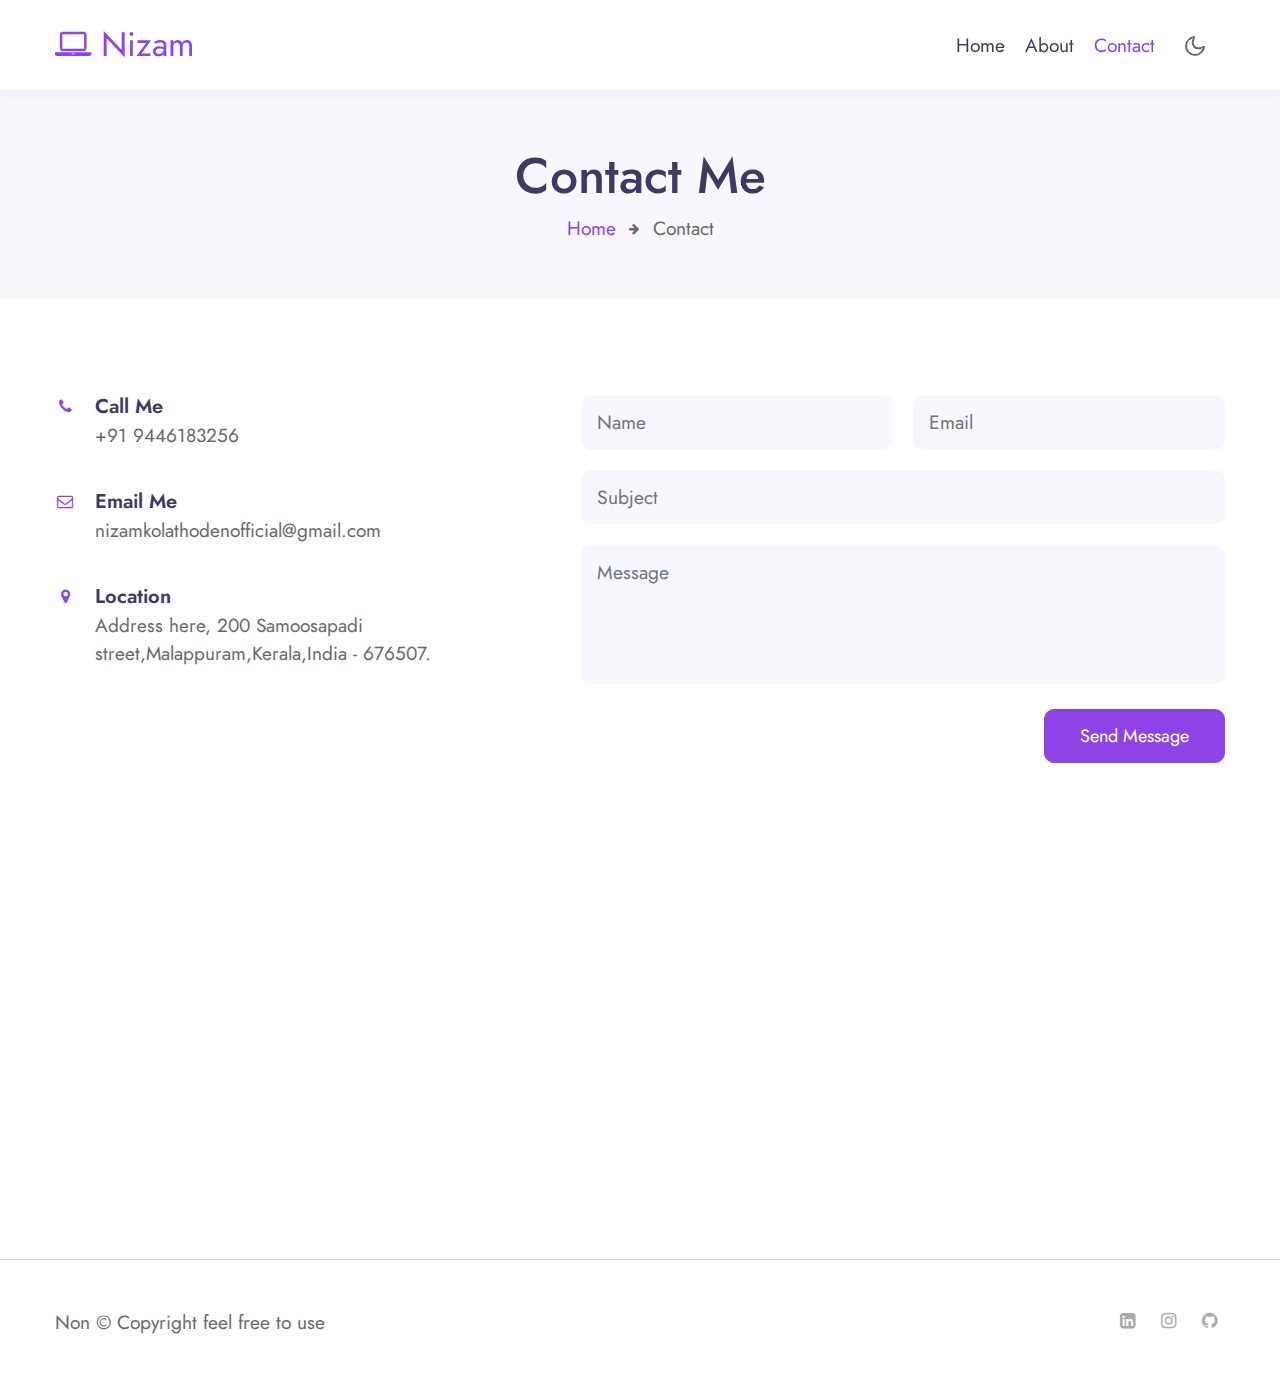
<file: contact.html>
<!--
Author: W3layouts
Author URL: http://w3layouts.com
-->
<!doctype html>
<html lang="en">

<head>
  <!-- Required meta tags -->
  <meta charset="utf-8">
  <meta name="viewport" content="width=device-width, initial-scale=1, shrink-to-fit=no">

  <title>nizamkolathoden</title>

  <!-- google fonts -->  
  <link href="//fonts.googleapis.com/css2?family=Jost:wght@300;400;600&display=swap" rel="stylesheet">

  <!-- Template CSS -->
  <link rel="stylesheet" href="assets/css/style-starter.css">
</head>

<body>
<!-- header -->
<header id="site-header" class="fixed-top">
  <div class="container">
      <nav class="navbar navbar-expand-lg stroke">
          <a class="navbar-brand" href="index.html">
              <span class="fa fa-laptop"></span> Nizam
          </a>
          <!-- if logo is image enable this   
      <a class="navbar-brand" href="#index.html">
          <img src="image-path" alt="Your logo" title="Your logo" style="height:35px;" />
      </a> -->
          <button class="navbar-toggler  collapsed bg-gradient" type="button" data-toggle="collapse"
              data-target="#navbarTogglerDemo02" aria-controls="navbarTogglerDemo02" aria-expanded="false"
              aria-label="Toggle navigation">
              <span class="navbar-toggler-icon fa icon-expand fa-bars"></span>
              <span class="navbar-toggler-icon fa icon-close fa-times"></span>
              </span>
          </button>

          <div class="collapse navbar-collapse" id="navbarTogglerDemo02">
              <ul class="navbar-nav ml-auto">
                  <li class="nav-item @@home__active">
                      <a class="nav-link" href="index.html">Home <span class="sr-only">(current)</span></a>
                  </li>
                  <li class="nav-item @@about__active">
                      <a class="nav-link" href="about.html">About</a>
                  </li>
                  <li class="nav-item active">
                      <a class="nav-link" href="contact.html">Contact</a>
                  </li>
              </ul>
          </div>
          <!-- toggle switch for light and dark theme -->
          <div class="mobile-position">
              <nav class="navigation">
                  <div class="theme-switch-wrapper">
                      <label class="theme-switch" for="checkbox">
                          <input type="checkbox" id="checkbox">
                          <div class="mode-container">
                              <i class="gg-sun"></i>
                              <i class="gg-moon"></i>
                          </div>
                      </label>
                  </div>
              </nav>
          </div>
          <!-- //toggle switch for light and dark theme -->
      </nav>
  </div>
</header>
<!-- //header -->

<!-- contact breadcrumb -->
<section class="w3l-about-breadcrumb text-center">
    <div class="breadcrumb-bg breadcrumb-bg-about py-sm-5 py-4">
        <div class="container py-2">
            <h2 class="title">Contact Me</h2>
            <ul class="breadcrumbs-custom-path mt-2">
                <li><a href="#url">Home</a></li>
                <li class="active"><span class="fa fa-arrow-right mx-2" aria-hidden="true"></span> Contact </li>
            </ul>
        </div>
    </div>
</section>
<!-- contact breadcrumb -->

<!-- contact block -->
<!-- contact1 -->
<section class="w3l-contact-1 py-5">
    <div class="contacts-9 py-lg-5 py-md-4">
        <div class="container">
            <div class="d-grid contact-view">
                <div class="cont-details">
                    <div class="cont-top">
                        <div class="cont-left text-center">
                            <span class="fa fa-phone text-primary"></span>
                        </div>
                        <div class="cont-right">
                            <h6>Call Me</h6>
                            <p><a href="tel:+919446183256">+91 9446183256 </a></p>
                        </div>
                    </div>
                    <div class="cont-top margin-up">
                        <div class="cont-left text-center">
                            <span class="fa fa-envelope-o text-primary"></span>
                        </div>
                        <div class="cont-right">
                            <h6>Email Me</h6>
                            <p><a href="mailto:nizamkolathodenofficial@gmail.com" class="mail">nizamkolathodenofficial@gmail.com</a></p>
                        </div>
                    </div>
                    <div class="cont-top margin-up">
                        <div class="cont-left text-center">
                            <span class="fa fa-map-marker text-primary"></span>
                        </div>
                        <div class="cont-right">
                            <h6>Location</h6>
                            <p>Address here, 200 Samoosapadi street,Malappuram,Kerala,India - 676507.</p>
                        </div>
                    </div>
                </div>
                <div class="map-content-9">
                    <form action="https://sendmail.w3layouts.com/submitForm" method="post">
                        <div class="twice-two">
                            <input type="text" class="form-control" name="w3lName" id="w3lName" placeholder="Name"
                                required="">
                            <input type="email" class="form-control" name="w3lSender" id="w3lSender" placeholder="Email"
                                required="">
                        </div>
                        <div class="twice">
                            <input type="text" class="form-control" name="w3lSubject" id="w3lSubject"
                                placeholder="Subject" required="">
                        </div>
                        <textarea name="w3lMessage" class="form-control" id="w3lMessage" placeholder="Message"
                            required=""></textarea>
                        <div class="text-right">
                            <button type="submit" class="btn btn-primary btn-style mt-4">Send Message</button>
                        </div>
                    </form>
                </div>
            </div>
        </div>
    </div>
</section>
<!-- /contact1 -->
<div class="map-iframe">
    <iframe
        src="https://www.google.com/maps/embed?pb=!1m18!1m12!1m3!1d3916.3947104660283!2d76.11011231429201!3d11.008983292163986!2m3!1f0!2f0!3f0!3m2!1i1024!2i768!4f13.1!3m3!1m2!1s0x3ba7cb51ac00cfcb%3A0x46fd4df3af7512bf!2sSamoosapadi%20rice%20mill!5e0!3m2!1sen!2sin!4v1614106646259!5m2!1sen!2sin"
        width="100%" height="400" frameborder="0" style="border: 0px;" allowfullscreen=""></iframe>

</div>
<!-- //contact block -->
<!-- Footer -->
<section class="w3l-footer py-sm-5 py-4">
  <div class="container">
    <div class="footer-content">
      <div class="row">
        <div class="col-lg-8 footer-left">
          <p class="m-0">Non © Copyright  feel free to use <a href="#"></a></p> 
        </div>
        <div class="col-lg-4 footer-right text-lg-right text-center mt-lg-0 mt-3">
          <ul class="social m-0 p-0">
             <!-- <li><a href="#facebook"><span class="fa fa-facebook-official"></span></a></li> -->
             <li><a href="https://www.linkedin.com/in/nizam-kolathoden-40b344206/"><span class="fa fa-linkedin-square"></span></a></li>
             <li><a href="https://www.instagram.com/nizam_kolathoden/?hl=en"><span class="fa fa-instagram"></span></a></li>
             <!-- <li><a href="#twitter"><span class="fa fa-twitter"></span></a></li> -->
             <li><a href="https://github.com/nizamkolathoden"><span class="fa fa-github"></span></a></li>
          </ul>
        </div>
      </div>
    </div>
  </div>

  <!-- move top -->
  <button onclick="topFunction()" id="movetop" title="Go to top">
    <span class="fa fa-angle-up"></span>
  </button>
  <script>
    // When the user scrolls down 20px from the top of the document, show the button
    window.onscroll = function () {
      scrollFunction()
    };

    function scrollFunction() {
      if (document.body.scrollTop > 20 || document.documentElement.scrollTop > 20) {
        document.getElementById("movetop").style.display = "block";
      } else {
        document.getElementById("movetop").style.display = "none";
      }
    }

    // When the user clicks on the button, scroll to the top of the document
    function topFunction() {
      document.body.scrollTop = 0;
      document.documentElement.scrollTop = 0;
    }
  </script>
  <!-- /move top -->
</section>
<!-- //Footer -->

<!-- all js scripts and files here -->

<script src="assets/js/theme-change.js"></script><!-- theme switch js (light and dark)-->

<script src="assets/js/jquery-3.3.1.min.js"></script><!-- default jQuery -->

<!-- /typig-text-->
<script>
  const typedTextSpan = document.querySelector(".typed-text");
  const cursorSpan = document.querySelector(".cursor");

  const textArray = ["Backend developer", "Freelancer", "Web developer","Student"];
  const typingDelay = 200;
  const erasingDelay = 10;
  const newTextDelay = 100; // Delay between current and next text
  let textArrayIndex = 0;
  let charIndex = 0;

  function type() {
    if (charIndex < textArray[textArrayIndex].length) {
      if (!cursorSpan.classList.contains("typing")) cursorSpan.classList.add("typing");
      typedTextSpan.textContent += textArray[textArrayIndex].charAt(charIndex);
      charIndex++;
      setTimeout(type, typingDelay);
    } else {
      cursorSpan.classList.remove("typing");
      setTimeout(erase, newTextDelay);
    }
  }

  function erase() {
    if (charIndex > 0) {
      // add class 'typing' if there's none
      if (!cursorSpan.classList.contains("typing")) {
        cursorSpan.classList.add("typing");
      }
      typedTextSpan.textContent = textArray[textArrayIndex].substring(0, 0);
      charIndex--;
      setTimeout(erase, erasingDelay);
    } else {
      cursorSpan.classList.remove("typing");
      textArrayIndex++;
      if (textArrayIndex >= textArray.length) textArrayIndex = 0;
      setTimeout(type, typingDelay);
    }
  }

  document.addEventListener("DOMContentLoaded", function () { // On DOM Load initiate the effect
    if (textArray.length) setTimeout(type, newTextDelay + 250);
  });
</script>
<!-- //typig-text-->

<!-- services owlcarousel -->
<script src="assets/js/owl.carousel.js"></script>

<!-- script for services -->
<script>
  $(document).ready(function () {
    $('.owl-two').owlCarousel({
      loop: true,
      margin: 30,
      nav: false,
      responsiveClass: true,
      autoplay: false,
      autoplayTimeout: 5000,
      autoplaySpeed: 1000,
      autoplayHoverPause: false,
      responsive: {
        0: {
          items: 1,
          nav: false
        },
        480: {
          items: 1,
          nav: false
        },
        700: {
          items: 1,
          nav: false
        },
        1090: {
          items: 3,
          nav: false
        }
      }
    })
  })
</script>
<!-- //script for services -->

<!-- script for tesimonials carousel slider -->
<script>
  $(document).ready(function () {
    $("#owl-demo1").owlCarousel({
      loop: true,
      margin: 20,
      nav: false,
      responsiveClass: true,
      responsive: {
        0: {
          items: 1,
          nav: false
        },
        736: {
          items: 1,
          nav: false
        },
        1000: {
          items: 2,
          nav: false,
          loop: false
        }
      }
    })
  })
</script>
<!-- //script for tesimonials carousel slider -->

<!-- video popup -->
<script src="assets/js/jquery.magnific-popup.min.js"></script>
<script>
  $(document).ready(function () {
    $('.popup-with-zoom-anim').magnificPopup({
      type: 'inline',

      fixedContentPos: false,
      fixedBgPos: true,

      overflowY: 'auto',

      closeBtnInside: true,
      preloader: false,

      midClick: true,
      removalDelay: 300,
      mainClass: 'my-mfp-zoom-in'
    });

    $('.popup-with-move-anim').magnificPopup({
      type: 'inline',

      fixedContentPos: false,
      fixedBgPos: true,

      overflowY: 'auto',

      closeBtnInside: true,
      preloader: false,

      midClick: true,
      removalDelay: 300,
      mainClass: 'my-mfp-slide-bottom'
    });
  });
</script>
<!-- //video popup -->

<!-- stats number counter-->
<script src="assets/js/jquery.waypoints.min.js"></script>
<script src="assets/js/jquery.countup.js"></script>
<script>
  $('.counter').countUp();
</script>
<!-- //stats number counter -->

<!-- disable body scroll which navbar is in active -->
<script>
  $(function () {
    $('.navbar-toggler').click(function () {
      $('body').toggleClass('noscroll');
    })
  });
</script>
<!-- disable body scroll which navbar is in active -->

<!--/MENU-JS-->
<script>
  $(window).on("scroll", function () {
    var scroll = $(window).scrollTop();

    if (scroll >= 80) {
      $("#site-header").addClass("nav-fixed");
    } else {
      $("#site-header").removeClass("nav-fixed");
    }
  });

  //Main navigation Active Class Add Remove
  $(".navbar-toggler").on("click", function () {
    $("header").toggleClass("active");
  });
  $(document).on("ready", function () {
    if ($(window).width() > 991) {
      $("header").removeClass("active");
    }
    $(window).on("resize", function () {
      if ($(window).width() > 991) {
        $("header").removeClass("active");
      }
    });
  });
</script>
<!--//MENU-JS-->

<!-- bootstrap js -->
<script src="assets/js/bootstrap.min.js"></script>

</body>

</html>
</file>
<file: assets/css/style-starter.css>
@charset "UTF-8";
/*--
Author: Nizam
--*/
/*!
 * Bootstrap v4.4.1 (https://getbootstrap.com/)
 * Copyright 2011-2019 The Bootstrap Authors
 * Copyright 2011-2019 Twitter, Inc.
 * Licensed under MIT (https://github.com/twbs/bootstrap/blob/master/LICENSE)
 */
:root {
  --blue: #007bff;
  --indigo: #6610f2;
  --purple: #6f42c1;
  --pink: #e83e8c;
  --red: #dc3545;
  --orange: #fd7e14;
  --yellow: #ffc107;
  --green: #28a745;
  --teal: #20c997;
  --cyan: #17a2b8;
  --white: #fff;
  --gray: #6c757d;
  --gray-dark: #343a40;
  --primary: #8e43e7;
  --secondary: #273c66;
  --success: #28a745;
  --info: #17a2b8;
  --warning: #ffc107;
  --danger: #dc3545;
  --light: #f8f9fa;
  --dark: #343a40;
  --breakpoint-xs: 0;
  --breakpoint-sm: 576px;
  --breakpoint-md: 768px;
  --breakpoint-lg: 992px;
  --breakpoint-xl: 1200px;
  --font-family-sans-serif: -apple-system, BlinkMacSystemFont, "Segoe UI", Roboto, "Helvetica Neue", Arial, "Noto Sans", sans-serif, "Apple Color Emoji", "Segoe UI Emoji", "Segoe UI Symbol", "Noto Color Emoji";
  --font-family-monospace: SFMono-Regular, Menlo, Monaco, Consolas, "Liberation Mono", "Courier New", monospace; }

*,
*::before,
*::after {
  box-sizing: border-box; }

html {
  font-family: sans-serif;
  line-height: 1.15;
  -webkit-text-size-adjust: 100%;
  -webkit-tap-highlight-color: rgba(0, 0, 0, 0); }

article, aside, figcaption, figure, footer, header, hgroup, main, nav, section {
  display: block; }

body {
  margin: 0;
  font-family: -apple-system, BlinkMacSystemFont, "Segoe UI", Roboto, "Helvetica Neue", Arial, "Noto Sans", sans-serif, "Apple Color Emoji", "Segoe UI Emoji", "Segoe UI Symbol", "Noto Color Emoji";
  font-size: 1rem;
  font-weight: 400;
  line-height: 1.5;
  color: #212529;
  text-align: left;
  background-color: #fff; }

[tabindex="-1"]:focus:not(:focus-visible) {
  outline: 0 !important; }

hr {
  box-sizing: content-box;
  height: 0;
  overflow: visible; }

h1, h2, h3, h4, h5, h6 {
  margin-top: 0;
  margin-bottom: 0.5rem; }

p {
  margin-top: 0;
  margin-bottom: 1rem; }

abbr[title],
abbr[data-original-title] {
  text-decoration: underline;
  -webkit-text-decoration: underline dotted;
          text-decoration: underline dotted;
  cursor: help;
  border-bottom: 0;
  -webkit-text-decoration-skip-ink: none;
          text-decoration-skip-ink: none; }

address {
  margin-bottom: 1rem;
  font-style: normal;
  line-height: inherit; }

ol,
ul,
dl {
  margin-top: 0;
  margin-bottom: 1rem; }

ol ol,
ul ul,
ol ul,
ul ol {
  margin-bottom: 0; }

dt {
  font-weight: 700; }

dd {
  margin-bottom: .5rem;
  margin-left: 0; }

blockquote {
  margin: 0 0 1rem; }

b,
strong {
  font-weight: bolder; }

small {
  font-size: 80%; }

sub,
sup {
  position: relative;
  font-size: 75%;
  line-height: 0;
  vertical-align: baseline; }

sub {
  bottom: -.25em; }

sup {
  top: -.5em; }

a {
  color: #8e43e7;
  text-decoration: none;
  background-color: transparent; }
  a:hover {
    color: #6719c4;
    text-decoration: underline; }

a:not([href]) {
  color: inherit;
  text-decoration: none; }
  a:not([href]):hover {
    color: inherit;
    text-decoration: none; }

pre,
code,
kbd,
samp {
  font-family: SFMono-Regular, Menlo, Monaco, Consolas, "Liberation Mono", "Courier New", monospace;
  font-size: 1em; }

pre {
  margin-top: 0;
  margin-bottom: 1rem;
  overflow: auto; }

figure {
  margin: 0 0 1rem; }

img {
  vertical-align: middle;
  border-style: none; }

svg {
  overflow: hidden;
  vertical-align: middle; }

table {
  border-collapse: collapse; }

caption {
  padding-top: 0.75rem;
  padding-bottom: 0.75rem;
  color: #6c757d;
  text-align: left;
  caption-side: bottom; }

th {
  text-align: inherit; }

label {
  display: inline-block;
  margin-bottom: 0.5rem; }

button {
  border-radius: 0; }

button:focus {
  outline: 1px dotted;
  outline: 5px auto -webkit-focus-ring-color; }

input,
button,
select,
optgroup,
textarea {
  margin: 0;
  font-family: inherit;
  font-size: inherit;
  line-height: inherit; }

button,
input {
  overflow: visible; }

button,
select {
  text-transform: none; }

select {
  word-wrap: normal; }

button,
[type="button"],
[type="reset"],
[type="submit"] {
  -webkit-appearance: button; }

button:not(:disabled),
[type="button"]:not(:disabled),
[type="reset"]:not(:disabled),
[type="submit"]:not(:disabled) {
  cursor: pointer; }

button::-moz-focus-inner,
[type="button"]::-moz-focus-inner,
[type="reset"]::-moz-focus-inner,
[type="submit"]::-moz-focus-inner {
  padding: 0;
  border-style: none; }

input[type="radio"],
input[type="checkbox"] {
  box-sizing: border-box;
  padding: 0; }

input[type="date"],
input[type="time"],
input[type="datetime-local"],
input[type="month"] {
  -webkit-appearance: listbox; }

textarea {
  overflow: auto;
  resize: vertical; }

fieldset {
  min-width: 0;
  padding: 0;
  margin: 0;
  border: 0; }

legend {
  display: block;
  width: 100%;
  max-width: 100%;
  padding: 0;
  margin-bottom: .5rem;
  font-size: 1.5rem;
  line-height: inherit;
  color: inherit;
  white-space: normal; }
  @media (max-width: 1200px) {
    legend {
      font-size: calc(1.275rem + 0.3vw) ; } }

progress {
  vertical-align: baseline; }

[type="number"]::-webkit-inner-spin-button,
[type="number"]::-webkit-outer-spin-button {
  height: auto; }

[type="search"] {
  outline-offset: -2px;
  -webkit-appearance: none; }

[type="search"]::-webkit-search-decoration {
  -webkit-appearance: none; }

::-webkit-file-upload-button {
  font: inherit;
  -webkit-appearance: button; }

output {
  display: inline-block; }

summary {
  display: list-item;
  cursor: pointer; }

template {
  display: none; }

[hidden] {
  display: none !important; }

h1, h2, h3, h4, h5, h6,
.h1, .h2, .h3, .h4, .h5, .h6 {
  margin-bottom: 0.5rem;
  font-weight: 500;
  line-height: 1.2; }

h1, .h1 {
  font-size: 2.5rem; }
  @media (max-width: 1200px) {
    h1, .h1 {
      font-size: calc(1.375rem + 1.5vw) ; } }

h2, .h2 {
  font-size: 2rem; }
  @media (max-width: 1200px) {
    h2, .h2 {
      font-size: calc(1.325rem + 0.9vw) ; } }

h3, .h3 {
  font-size: 1.75rem; }
  @media (max-width: 1200px) {
    h3, .h3 {
      font-size: calc(1.3rem + 0.6vw) ; } }

h4, .h4 {
  font-size: 1.5rem; }
  @media (max-width: 1200px) {
    h4, .h4 {
      font-size: calc(1.275rem + 0.3vw) ; } }

h5, .h5 {
  font-size: 1.25rem; }

h6, .h6 {
  font-size: 1rem; }

.lead {
  font-size: 1.25rem;
  font-weight: 300; }

.display-1 {
  font-size: 6rem;
  font-weight: 300;
  line-height: 1.2; }
  @media (max-width: 1200px) {
    .display-1 {
      font-size: calc(1.725rem + 5.7vw) ; } }

.display-2 {
  font-size: 5.5rem;
  font-weight: 300;
  line-height: 1.2; }
  @media (max-width: 1200px) {
    .display-2 {
      font-size: calc(1.675rem + 5.1vw) ; } }

.display-3 {
  font-size: 4.5rem;
  font-weight: 300;
  line-height: 1.2; }
  @media (max-width: 1200px) {
    .display-3 {
      font-size: calc(1.575rem + 3.9vw) ; } }

.display-4 {
  font-size: 3.5rem;
  font-weight: 300;
  line-height: 1.2; }
  @media (max-width: 1200px) {
    .display-4 {
      font-size: calc(1.475rem + 2.7vw) ; } }

hr {
  margin-top: 1rem;
  margin-bottom: 1rem;
  border: 0;
  border-top: 1px solid rgba(0, 0, 0, 0.1); }

small,
.small {
  font-size: 80%;
  font-weight: 400; }

mark,
.mark {
  padding: 0.2em;
  background-color: #fcf8e3; }

.list-unstyled {
  padding-left: 0;
  list-style: none; }

.list-inline {
  padding-left: 0;
  list-style: none; }

.list-inline-item {
  display: inline-block; }
  .list-inline-item:not(:last-child) {
    margin-right: 0.5rem; }

.initialism {
  font-size: 90%;
  text-transform: uppercase; }

.blockquote {
  margin-bottom: 1rem;
  font-size: 1.25rem; }

.blockquote-footer {
  display: block;
  font-size: 80%;
  color: #6c757d; }
  .blockquote-footer::before {
    content: "\2014\00A0"; }

.img-fluid {
  max-width: 100%;
  height: auto; }

.img-thumbnail {
  padding: 0.25rem;
  background-color: #fff;
  border: 1px solid #dee2e6;
  border-radius: 0.25rem;
  max-width: 100%;
  height: auto; }

.figure {
  display: inline-block; }

.figure-img {
  margin-bottom: 0.5rem;
  line-height: 1; }

.figure-caption {
  font-size: 90%;
  color: #6c757d; }

code {
  font-size: 87.5%;
  color: #e83e8c;
  word-wrap: break-word; }
  a > code {
    color: inherit; }

kbd {
  padding: 0.2rem 0.4rem;
  font-size: 87.5%;
  color: #fff;
  background-color: #212529;
  border-radius: 0.2rem; }
  kbd kbd {
    padding: 0;
    font-size: 100%;
    font-weight: 700; }

pre {
  display: block;
  font-size: 87.5%;
  color: #212529; }
  pre code {
    font-size: inherit;
    color: inherit;
    word-break: normal; }

.pre-scrollable {
  max-height: 340px;
  overflow-y: scroll; }

.container {
  width: 100%;
  padding-right: 15px;
  padding-left: 15px;
  margin-right: auto;
  margin-left: auto; }
  @media (min-width: 576px) {
    .container {
      max-width: 540px; } }
  @media (min-width: 768px) {
    .container {
      max-width: 720px; } }
  @media (min-width: 992px) {
    .container {
      max-width: 960px; } }
  @media (min-width: 1200px) {
    .container {
      max-width: 1140px; } }

.container-fluid, .container-sm, .container-md, .container-lg, .container-xl {
  width: 100%;
  padding-right: 15px;
  padding-left: 15px;
  margin-right: auto;
  margin-left: auto; }

@media (min-width: 576px) {
  .container, .container-sm {
    max-width: 540px; } }

@media (min-width: 768px) {
  .container, .container-sm, .container-md {
    max-width: 720px; } }

@media (min-width: 992px) {
  .container, .container-sm, .container-md, .container-lg {
    max-width: 960px; } }

@media (min-width: 1200px) {
  .container, .container-sm, .container-md, .container-lg, .container-xl {
    max-width: 1140px; } }

.row {
  display: flex;
  flex-wrap: wrap;
  margin-right: -15px;
  margin-left: -15px; }

.no-gutters {
  margin-right: 0;
  margin-left: 0; }
  .no-gutters > .col,
  .no-gutters > [class*="col-"] {
    padding-right: 0;
    padding-left: 0; }

.col-1, .col-2, .col-3, .col-4, .col-5, .col-6, .col-7, .col-8, .col-9, .col-10, .col-11, .col-12, .col,
.col-auto, .col-sm-1, .col-sm-2, .col-sm-3, .col-sm-4, .col-sm-5, .col-sm-6, .col-sm-7, .col-sm-8, .col-sm-9, .col-sm-10, .col-sm-11, .col-sm-12, .col-sm,
.col-sm-auto, .col-md-1, .col-md-2, .col-md-3, .col-md-4, .col-md-5, .col-md-6, .col-md-7, .col-md-8, .col-md-9, .col-md-10, .col-md-11, .col-md-12, .col-md,
.col-md-auto, .col-lg-1, .col-lg-2, .col-lg-3, .col-lg-4, .col-lg-5, .col-lg-6, .col-lg-7, .col-lg-8, .col-lg-9, .col-lg-10, .col-lg-11, .col-lg-12, .col-lg,
.col-lg-auto, .col-xl-1, .col-xl-2, .col-xl-3, .col-xl-4, .col-xl-5, .col-xl-6, .col-xl-7, .col-xl-8, .col-xl-9, .col-xl-10, .col-xl-11, .col-xl-12, .col-xl,
.col-xl-auto {
  position: relative;
  width: 100%;
  padding-right: 15px;
  padding-left: 15px; }

.col {
  flex-basis: 0;
  flex-grow: 1;
  max-width: 100%; }

.row-cols-1 > * {
  flex: 0 0 100%;
  max-width: 100%; }

.row-cols-2 > * {
  flex: 0 0 50%;
  max-width: 50%; }

.row-cols-3 > * {
  flex: 0 0 33.33333%;
  max-width: 33.33333%; }

.row-cols-4 > * {
  flex: 0 0 25%;
  max-width: 25%; }

.row-cols-5 > * {
  flex: 0 0 20%;
  max-width: 20%; }

.row-cols-6 > * {
  flex: 0 0 16.66667%;
  max-width: 16.66667%; }

.col-auto {
  flex: 0 0 auto;
  width: auto;
  max-width: 100%; }

.col-1 {
  flex: 0 0 8.33333%;
  max-width: 8.33333%; }

.col-2 {
  flex: 0 0 16.66667%;
  max-width: 16.66667%; }

.col-3 {
  flex: 0 0 25%;
  max-width: 25%; }

.col-4 {
  flex: 0 0 33.33333%;
  max-width: 33.33333%; }

.col-5 {
  flex: 0 0 41.66667%;
  max-width: 41.66667%; }

.col-6 {
  flex: 0 0 50%;
  max-width: 50%; }

.col-7 {
  flex: 0 0 58.33333%;
  max-width: 58.33333%; }

.col-8 {
  flex: 0 0 66.66667%;
  max-width: 66.66667%; }

.col-9 {
  flex: 0 0 75%;
  max-width: 75%; }

.col-10 {
  flex: 0 0 83.33333%;
  max-width: 83.33333%; }

.col-11 {
  flex: 0 0 91.66667%;
  max-width: 91.66667%; }

.col-12 {
  flex: 0 0 100%;
  max-width: 100%; }

.order-first {
  order: -1; }

.order-last {
  order: 13; }

.order-0 {
  order: 0; }

.order-1 {
  order: 1; }

.order-2 {
  order: 2; }

.order-3 {
  order: 3; }

.order-4 {
  order: 4; }

.order-5 {
  order: 5; }

.order-6 {
  order: 6; }

.order-7 {
  order: 7; }

.order-8 {
  order: 8; }

.order-9 {
  order: 9; }

.order-10 {
  order: 10; }

.order-11 {
  order: 11; }

.order-12 {
  order: 12; }

.offset-1 {
  margin-left: 8.33333%; }

.offset-2 {
  margin-left: 16.66667%; }

.offset-3 {
  margin-left: 25%; }

.offset-4 {
  margin-left: 33.33333%; }

.offset-5 {
  margin-left: 41.66667%; }

.offset-6 {
  margin-left: 50%; }

.offset-7 {
  margin-left: 58.33333%; }

.offset-8 {
  margin-left: 66.66667%; }

.offset-9 {
  margin-left: 75%; }

.offset-10 {
  margin-left: 83.33333%; }

.offset-11 {
  margin-left: 91.66667%; }

@media (min-width: 576px) {
  .col-sm {
    flex-basis: 0;
    flex-grow: 1;
    max-width: 100%; }
  .row-cols-sm-1 > * {
    flex: 0 0 100%;
    max-width: 100%; }
  .row-cols-sm-2 > * {
    flex: 0 0 50%;
    max-width: 50%; }
  .row-cols-sm-3 > * {
    flex: 0 0 33.33333%;
    max-width: 33.33333%; }
  .row-cols-sm-4 > * {
    flex: 0 0 25%;
    max-width: 25%; }
  .row-cols-sm-5 > * {
    flex: 0 0 20%;
    max-width: 20%; }
  .row-cols-sm-6 > * {
    flex: 0 0 16.66667%;
    max-width: 16.66667%; }
  .col-sm-auto {
    flex: 0 0 auto;
    width: auto;
    max-width: 100%; }
  .col-sm-1 {
    flex: 0 0 8.33333%;
    max-width: 8.33333%; }
  .col-sm-2 {
    flex: 0 0 16.66667%;
    max-width: 16.66667%; }
  .col-sm-3 {
    flex: 0 0 25%;
    max-width: 25%; }
  .col-sm-4 {
    flex: 0 0 33.33333%;
    max-width: 33.33333%; }
  .col-sm-5 {
    flex: 0 0 41.66667%;
    max-width: 41.66667%; }
  .col-sm-6 {
    flex: 0 0 50%;
    max-width: 50%; }
  .col-sm-7 {
    flex: 0 0 58.33333%;
    max-width: 58.33333%; }
  .col-sm-8 {
    flex: 0 0 66.66667%;
    max-width: 66.66667%; }
  .col-sm-9 {
    flex: 0 0 75%;
    max-width: 75%; }
  .col-sm-10 {
    flex: 0 0 83.33333%;
    max-width: 83.33333%; }
  .col-sm-11 {
    flex: 0 0 91.66667%;
    max-width: 91.66667%; }
  .col-sm-12 {
    flex: 0 0 100%;
    max-width: 100%; }
  .order-sm-first {
    order: -1; }
  .order-sm-last {
    order: 13; }
  .order-sm-0 {
    order: 0; }
  .order-sm-1 {
    order: 1; }
  .order-sm-2 {
    order: 2; }
  .order-sm-3 {
    order: 3; }
  .order-sm-4 {
    order: 4; }
  .order-sm-5 {
    order: 5; }
  .order-sm-6 {
    order: 6; }
  .order-sm-7 {
    order: 7; }
  .order-sm-8 {
    order: 8; }
  .order-sm-9 {
    order: 9; }
  .order-sm-10 {
    order: 10; }
  .order-sm-11 {
    order: 11; }
  .order-sm-12 {
    order: 12; }
  .offset-sm-0 {
    margin-left: 0; }
  .offset-sm-1 {
    margin-left: 8.33333%; }
  .offset-sm-2 {
    margin-left: 16.66667%; }
  .offset-sm-3 {
    margin-left: 25%; }
  .offset-sm-4 {
    margin-left: 33.33333%; }
  .offset-sm-5 {
    margin-left: 41.66667%; }
  .offset-sm-6 {
    margin-left: 50%; }
  .offset-sm-7 {
    margin-left: 58.33333%; }
  .offset-sm-8 {
    margin-left: 66.66667%; }
  .offset-sm-9 {
    margin-left: 75%; }
  .offset-sm-10 {
    margin-left: 83.33333%; }
  .offset-sm-11 {
    margin-left: 91.66667%; } }

@media (min-width: 768px) {
  .col-md {
    flex-basis: 0;
    flex-grow: 1;
    max-width: 100%; }
  .row-cols-md-1 > * {
    flex: 0 0 100%;
    max-width: 100%; }
  .row-cols-md-2 > * {
    flex: 0 0 50%;
    max-width: 50%; }
  .row-cols-md-3 > * {
    flex: 0 0 33.33333%;
    max-width: 33.33333%; }
  .row-cols-md-4 > * {
    flex: 0 0 25%;
    max-width: 25%; }
  .row-cols-md-5 > * {
    flex: 0 0 20%;
    max-width: 20%; }
  .row-cols-md-6 > * {
    flex: 0 0 16.66667%;
    max-width: 16.66667%; }
  .col-md-auto {
    flex: 0 0 auto;
    width: auto;
    max-width: 100%; }
  .col-md-1 {
    flex: 0 0 8.33333%;
    max-width: 8.33333%; }
  .col-md-2 {
    flex: 0 0 16.66667%;
    max-width: 16.66667%; }
  .col-md-3 {
    flex: 0 0 25%;
    max-width: 25%; }
  .col-md-4 {
    flex: 0 0 33.33333%;
    max-width: 33.33333%; }
  .col-md-5 {
    flex: 0 0 41.66667%;
    max-width: 41.66667%; }
  .col-md-6 {
    flex: 0 0 50%;
    max-width: 50%; }
  .col-md-7 {
    flex: 0 0 58.33333%;
    max-width: 58.33333%; }
  .col-md-8 {
    flex: 0 0 66.66667%;
    max-width: 66.66667%; }
  .col-md-9 {
    flex: 0 0 75%;
    max-width: 75%; }
  .col-md-10 {
    flex: 0 0 83.33333%;
    max-width: 83.33333%; }
  .col-md-11 {
    flex: 0 0 91.66667%;
    max-width: 91.66667%; }
  .col-md-12 {
    flex: 0 0 100%;
    max-width: 100%; }
  .order-md-first {
    order: -1; }
  .order-md-last {
    order: 13; }
  .order-md-0 {
    order: 0; }
  .order-md-1 {
    order: 1; }
  .order-md-2 {
    order: 2; }
  .order-md-3 {
    order: 3; }
  .order-md-4 {
    order: 4; }
  .order-md-5 {
    order: 5; }
  .order-md-6 {
    order: 6; }
  .order-md-7 {
    order: 7; }
  .order-md-8 {
    order: 8; }
  .order-md-9 {
    order: 9; }
  .order-md-10 {
    order: 10; }
  .order-md-11 {
    order: 11; }
  .order-md-12 {
    order: 12; }
  .offset-md-0 {
    margin-left: 0; }
  .offset-md-1 {
    margin-left: 8.33333%; }
  .offset-md-2 {
    margin-left: 16.66667%; }
  .offset-md-3 {
    margin-left: 25%; }
  .offset-md-4 {
    margin-left: 33.33333%; }
  .offset-md-5 {
    margin-left: 41.66667%; }
  .offset-md-6 {
    margin-left: 50%; }
  .offset-md-7 {
    margin-left: 58.33333%; }
  .offset-md-8 {
    margin-left: 66.66667%; }
  .offset-md-9 {
    margin-left: 75%; }
  .offset-md-10 {
    margin-left: 83.33333%; }
  .offset-md-11 {
    margin-left: 91.66667%; } }

@media (min-width: 992px) {
  .col-lg {
    flex-basis: 0;
    flex-grow: 1;
    max-width: 100%; }
  .row-cols-lg-1 > * {
    flex: 0 0 100%;
    max-width: 100%; }
  .row-cols-lg-2 > * {
    flex: 0 0 50%;
    max-width: 50%; }
  .row-cols-lg-3 > * {
    flex: 0 0 33.33333%;
    max-width: 33.33333%; }
  .row-cols-lg-4 > * {
    flex: 0 0 25%;
    max-width: 25%; }
  .row-cols-lg-5 > * {
    flex: 0 0 20%;
    max-width: 20%; }
  .row-cols-lg-6 > * {
    flex: 0 0 16.66667%;
    max-width: 16.66667%; }
  .col-lg-auto {
    flex: 0 0 auto;
    width: auto;
    max-width: 100%; }
  .col-lg-1 {
    flex: 0 0 8.33333%;
    max-width: 8.33333%; }
  .col-lg-2 {
    flex: 0 0 16.66667%;
    max-width: 16.66667%; }
  .col-lg-3 {
    flex: 0 0 25%;
    max-width: 25%; }
  .col-lg-4 {
    flex: 0 0 33.33333%;
    max-width: 33.33333%; }
  .col-lg-5 {
    flex: 0 0 41.66667%;
    max-width: 41.66667%; }
  .col-lg-6 {
    flex: 0 0 50%;
    max-width: 50%; }
  .col-lg-7 {
    flex: 0 0 58.33333%;
    max-width: 58.33333%; }
  .col-lg-8 {
    flex: 0 0 66.66667%;
    max-width: 66.66667%; }
  .col-lg-9 {
    flex: 0 0 75%;
    max-width: 75%; }
  .col-lg-10 {
    flex: 0 0 83.33333%;
    max-width: 83.33333%; }
  .col-lg-11 {
    flex: 0 0 91.66667%;
    max-width: 91.66667%; }
  .col-lg-12 {
    flex: 0 0 100%;
    max-width: 100%; }
  .order-lg-first {
    order: -1; }
  .order-lg-last {
    order: 13; }
  .order-lg-0 {
    order: 0; }
  .order-lg-1 {
    order: 1; }
  .order-lg-2 {
    order: 2; }
  .order-lg-3 {
    order: 3; }
  .order-lg-4 {
    order: 4; }
  .order-lg-5 {
    order: 5; }
  .order-lg-6 {
    order: 6; }
  .order-lg-7 {
    order: 7; }
  .order-lg-8 {
    order: 8; }
  .order-lg-9 {
    order: 9; }
  .order-lg-10 {
    order: 10; }
  .order-lg-11 {
    order: 11; }
  .order-lg-12 {
    order: 12; }
  .offset-lg-0 {
    margin-left: 0; }
  .offset-lg-1 {
    margin-left: 8.33333%; }
  .offset-lg-2 {
    margin-left: 16.66667%; }
  .offset-lg-3 {
    margin-left: 25%; }
  .offset-lg-4 {
    margin-left: 33.33333%; }
  .offset-lg-5 {
    margin-left: 41.66667%; }
  .offset-lg-6 {
    margin-left: 50%; }
  .offset-lg-7 {
    margin-left: 58.33333%; }
  .offset-lg-8 {
    margin-left: 66.66667%; }
  .offset-lg-9 {
    margin-left: 75%; }
  .offset-lg-10 {
    margin-left: 83.33333%; }
  .offset-lg-11 {
    margin-left: 91.66667%; } }

@media (min-width: 1200px) {
  .col-xl {
    flex-basis: 0;
    flex-grow: 1;
    max-width: 100%; }
  .row-cols-xl-1 > * {
    flex: 0 0 100%;
    max-width: 100%; }
  .row-cols-xl-2 > * {
    flex: 0 0 50%;
    max-width: 50%; }
  .row-cols-xl-3 > * {
    flex: 0 0 33.33333%;
    max-width: 33.33333%; }
  .row-cols-xl-4 > * {
    flex: 0 0 25%;
    max-width: 25%; }
  .row-cols-xl-5 > * {
    flex: 0 0 20%;
    max-width: 20%; }
  .row-cols-xl-6 > * {
    flex: 0 0 16.66667%;
    max-width: 16.66667%; }
  .col-xl-auto {
    flex: 0 0 auto;
    width: auto;
    max-width: 100%; }
  .col-xl-1 {
    flex: 0 0 8.33333%;
    max-width: 8.33333%; }
  .col-xl-2 {
    flex: 0 0 16.66667%;
    max-width: 16.66667%; }
  .col-xl-3 {
    flex: 0 0 25%;
    max-width: 25%; }
  .col-xl-4 {
    flex: 0 0 33.33333%;
    max-width: 33.33333%; }
  .col-xl-5 {
    flex: 0 0 41.66667%;
    max-width: 41.66667%; }
  .col-xl-6 {
    flex: 0 0 50%;
    max-width: 50%; }
  .col-xl-7 {
    flex: 0 0 58.33333%;
    max-width: 58.33333%; }
  .col-xl-8 {
    flex: 0 0 66.66667%;
    max-width: 66.66667%; }
  .col-xl-9 {
    flex: 0 0 75%;
    max-width: 75%; }
  .col-xl-10 {
    flex: 0 0 83.33333%;
    max-width: 83.33333%; }
  .col-xl-11 {
    flex: 0 0 91.66667%;
    max-width: 91.66667%; }
  .col-xl-12 {
    flex: 0 0 100%;
    max-width: 100%; }
  .order-xl-first {
    order: -1; }
  .order-xl-last {
    order: 13; }
  .order-xl-0 {
    order: 0; }
  .order-xl-1 {
    order: 1; }
  .order-xl-2 {
    order: 2; }
  .order-xl-3 {
    order: 3; }
  .order-xl-4 {
    order: 4; }
  .order-xl-5 {
    order: 5; }
  .order-xl-6 {
    order: 6; }
  .order-xl-7 {
    order: 7; }
  .order-xl-8 {
    order: 8; }
  .order-xl-9 {
    order: 9; }
  .order-xl-10 {
    order: 10; }
  .order-xl-11 {
    order: 11; }
  .order-xl-12 {
    order: 12; }
  .offset-xl-0 {
    margin-left: 0; }
  .offset-xl-1 {
    margin-left: 8.33333%; }
  .offset-xl-2 {
    margin-left: 16.66667%; }
  .offset-xl-3 {
    margin-left: 25%; }
  .offset-xl-4 {
    margin-left: 33.33333%; }
  .offset-xl-5 {
    margin-left: 41.66667%; }
  .offset-xl-6 {
    margin-left: 50%; }
  .offset-xl-7 {
    margin-left: 58.33333%; }
  .offset-xl-8 {
    margin-left: 66.66667%; }
  .offset-xl-9 {
    margin-left: 75%; }
  .offset-xl-10 {
    margin-left: 83.33333%; }
  .offset-xl-11 {
    margin-left: 91.66667%; } }

.table {
  width: 100%;
  margin-bottom: 1rem;
  color: #212529; }
  .table th,
  .table td {
    padding: 0.75rem;
    vertical-align: top;
    border-top: 1px solid #dee2e6; }
  .table thead th {
    vertical-align: bottom;
    border-bottom: 2px solid #dee2e6; }
  .table tbody + tbody {
    border-top: 2px solid #dee2e6; }

.table-sm th,
.table-sm td {
  padding: 0.3rem; }

.table-bordered {
  border: 1px solid #dee2e6; }
  .table-bordered th,
  .table-bordered td {
    border: 1px solid #dee2e6; }
  .table-bordered thead th,
  .table-bordered thead td {
    border-bottom-width: 2px; }

.table-borderless th,
.table-borderless td,
.table-borderless thead th,
.table-borderless tbody + tbody {
  border: 0; }

.table-striped tbody tr:nth-of-type(odd) {
  background-color: rgba(0, 0, 0, 0.05); }

.table-hover tbody tr:hover {
  color: #212529;
  background-color: rgba(0, 0, 0, 0.075); }

.table-primary,
.table-primary > th,
.table-primary > td {
  background-color: #dfcaf8; }

.table-primary th,
.table-primary td,
.table-primary thead th,
.table-primary tbody + tbody {
  border-color: #c49df3; }

.table-hover .table-primary:hover {
  background-color: #d1b3f5; }
  .table-hover .table-primary:hover > td,
  .table-hover .table-primary:hover > th {
    background-color: #d1b3f5; }

.table-secondary,
.table-secondary > th,
.table-secondary > td {
  background-color: #c3c8d4; }

.table-secondary th,
.table-secondary td,
.table-secondary thead th,
.table-secondary tbody + tbody {
  border-color: #8f9aaf; }

.table-hover .table-secondary:hover {
  background-color: #b4bac9; }
  .table-hover .table-secondary:hover > td,
  .table-hover .table-secondary:hover > th {
    background-color: #b4bac9; }

.table-success,
.table-success > th,
.table-success > td {
  background-color: #c3e6cb; }

.table-success th,
.table-success td,
.table-success thead th,
.table-success tbody + tbody {
  border-color: #8fd19e; }

.table-hover .table-success:hover {
  background-color: #b1dfbb; }
  .table-hover .table-success:hover > td,
  .table-hover .table-success:hover > th {
    background-color: #b1dfbb; }

.table-info,
.table-info > th,
.table-info > td {
  background-color: #bee5eb; }

.table-info th,
.table-info td,
.table-info thead th,
.table-info tbody + tbody {
  border-color: #86cfda; }

.table-hover .table-info:hover {
  background-color: #abdde5; }
  .table-hover .table-info:hover > td,
  .table-hover .table-info:hover > th {
    background-color: #abdde5; }

.table-warning,
.table-warning > th,
.table-warning > td {
  background-color: #ffeeba; }

.table-warning th,
.table-warning td,
.table-warning thead th,
.table-warning tbody + tbody {
  border-color: #ffdf7e; }

.table-hover .table-warning:hover {
  background-color: #ffe8a1; }
  .table-hover .table-warning:hover > td,
  .table-hover .table-warning:hover > th {
    background-color: #ffe8a1; }

.table-danger,
.table-danger > th,
.table-danger > td {
  background-color: #f5c6cb; }

.table-danger th,
.table-danger td,
.table-danger thead th,
.table-danger tbody + tbody {
  border-color: #ed969e; }

.table-hover .table-danger:hover {
  background-color: #f1b0b7; }
  .table-hover .table-danger:hover > td,
  .table-hover .table-danger:hover > th {
    background-color: #f1b0b7; }

.table-light,
.table-light > th,
.table-light > td {
  background-color: #fdfdfe; }

.table-light th,
.table-light td,
.table-light thead th,
.table-light tbody + tbody {
  border-color: #fbfcfc; }

.table-hover .table-light:hover {
  background-color: #ececf6; }
  .table-hover .table-light:hover > td,
  .table-hover .table-light:hover > th {
    background-color: #ececf6; }

.table-dark,
.table-dark > th,
.table-dark > td {
  background-color: #c6c8ca; }

.table-dark th,
.table-dark td,
.table-dark thead th,
.table-dark tbody + tbody {
  border-color: #95999c; }

.table-hover .table-dark:hover {
  background-color: #b9bbbe; }
  .table-hover .table-dark:hover > td,
  .table-hover .table-dark:hover > th {
    background-color: #b9bbbe; }

.table-active,
.table-active > th,
.table-active > td {
  background-color: rgba(0, 0, 0, 0.075); }

.table-hover .table-active:hover {
  background-color: rgba(0, 0, 0, 0.075); }
  .table-hover .table-active:hover > td,
  .table-hover .table-active:hover > th {
    background-color: rgba(0, 0, 0, 0.075); }

.table .thead-dark th {
  color: #fff;
  background-color: #343a40;
  border-color: #454d55; }

.table .thead-light th {
  color: #495057;
  background-color: #e9ecef;
  border-color: #dee2e6; }

.table-dark {
  color: #fff;
  background-color: #343a40; }
  .table-dark th,
  .table-dark td,
  .table-dark thead th {
    border-color: #454d55; }
  .table-dark.table-bordered {
    border: 0; }
  .table-dark.table-striped tbody tr:nth-of-type(odd) {
    background-color: rgba(255, 255, 255, 0.05); }
  .table-dark.table-hover tbody tr:hover {
    color: #fff;
    background-color: rgba(255, 255, 255, 0.075); }

@media (max-width: 575.98px) {
  .table-responsive-sm {
    display: block;
    width: 100%;
    overflow-x: auto;
    -webkit-overflow-scrolling: touch; }
    .table-responsive-sm > .table-bordered {
      border: 0; } }

@media (max-width: 767.98px) {
  .table-responsive-md {
    display: block;
    width: 100%;
    overflow-x: auto;
    -webkit-overflow-scrolling: touch; }
    .table-responsive-md > .table-bordered {
      border: 0; } }

@media (max-width: 991.98px) {
  .table-responsive-lg {
    display: block;
    width: 100%;
    overflow-x: auto;
    -webkit-overflow-scrolling: touch; }
    .table-responsive-lg > .table-bordered {
      border: 0; } }

@media (max-width: 1199.98px) {
  .table-responsive-xl {
    display: block;
    width: 100%;
    overflow-x: auto;
    -webkit-overflow-scrolling: touch; }
    .table-responsive-xl > .table-bordered {
      border: 0; } }

.table-responsive {
  display: block;
  width: 100%;
  overflow-x: auto;
  -webkit-overflow-scrolling: touch; }
  .table-responsive > .table-bordered {
    border: 0; }

.form-control {
  display: block;
  width: 100%;
  height: calc(1.5em + 0.75rem + 2px);
  padding: 0.375rem 0.75rem;
  font-size: 1rem;
  font-weight: 400;
  line-height: 1.5;
  color: #495057;
  background-color: #fff;
  background-clip: padding-box;
  border: 1px solid #ced4da;
  border-radius: 0.25rem;
  transition: border-color 0.15s ease-in-out, box-shadow 0.15s ease-in-out; }
  @media (prefers-reduced-motion: reduce) {
    .form-control {
      transition: none; } }
  .form-control::-ms-expand {
    background-color: transparent;
    border: 0; }
  .form-control:-moz-focusring {
    color: transparent;
    text-shadow: 0 0 0 #495057; }
  .form-control:focus {
    color: #495057;
    background-color: #fff;
    border-color: #d2b4f5;
    outline: 0;
    box-shadow: 0 0 0 0.2rem rgba(142, 67, 231, 0.25); }
  .form-control::-webkit-input-placeholder {
    color: #6c757d;
    opacity: 1; }
  .form-control::-moz-placeholder {
    color: #6c757d;
    opacity: 1; }
  .form-control:-ms-input-placeholder {
    color: #6c757d;
    opacity: 1; }
  .form-control::-ms-input-placeholder {
    color: #6c757d;
    opacity: 1; }
  .form-control::placeholder {
    color: #6c757d;
    opacity: 1; }
  .form-control:disabled, .form-control[readonly] {
    background-color: #e9ecef;
    opacity: 1; }

select.form-control:focus::-ms-value {
  color: #495057;
  background-color: #fff; }

.form-control-file,
.form-control-range {
  display: block;
  width: 100%; }

.col-form-label {
  padding-top: calc(0.375rem + 1px);
  padding-bottom: calc(0.375rem + 1px);
  margin-bottom: 0;
  font-size: inherit;
  line-height: 1.5; }

.col-form-label-lg {
  padding-top: calc(0.5rem + 1px);
  padding-bottom: calc(0.5rem + 1px);
  font-size: 1.25rem;
  line-height: 1.5; }

.col-form-label-sm {
  padding-top: calc(0.25rem + 1px);
  padding-bottom: calc(0.25rem + 1px);
  font-size: 0.875rem;
  line-height: 1.5; }

.form-control-plaintext {
  display: block;
  width: 100%;
  padding: 0.375rem 0;
  margin-bottom: 0;
  font-size: 1rem;
  line-height: 1.5;
  color: #212529;
  background-color: transparent;
  border: solid transparent;
  border-width: 1px 0; }
  .form-control-plaintext.form-control-sm, .form-control-plaintext.form-control-lg {
    padding-right: 0;
    padding-left: 0; }

.form-control-sm {
  height: calc(1.5em + 0.5rem + 2px);
  padding: 0.25rem 0.5rem;
  font-size: 0.875rem;
  line-height: 1.5;
  border-radius: 0.2rem; }

.form-control-lg {
  height: calc(1.5em + 1rem + 2px);
  padding: 0.5rem 1rem;
  font-size: 1.25rem;
  line-height: 1.5;
  border-radius: 0.3rem; }

select.form-control[size], select.form-control[multiple] {
  height: auto; }

textarea.form-control {
  height: auto; }

.form-group {
  margin-bottom: 1rem; }

.form-text {
  display: block;
  margin-top: 0.25rem; }

.form-row {
  display: flex;
  flex-wrap: wrap;
  margin-right: -5px;
  margin-left: -5px; }
  .form-row > .col,
  .form-row > [class*="col-"] {
    padding-right: 5px;
    padding-left: 5px; }

.form-check {
  position: relative;
  display: block;
  padding-left: 1.25rem; }

.form-check-input {
  position: absolute;
  margin-top: 0.3rem;
  margin-left: -1.25rem; }
  .form-check-input[disabled] ~ .form-check-label,
  .form-check-input:disabled ~ .form-check-label {
    color: #6c757d; }

.form-check-label {
  margin-bottom: 0; }

.form-check-inline {
  display: inline-flex;
  align-items: center;
  padding-left: 0;
  margin-right: 0.75rem; }
  .form-check-inline .form-check-input {
    position: static;
    margin-top: 0;
    margin-right: 0.3125rem;
    margin-left: 0; }

.valid-feedback {
  display: none;
  width: 100%;
  margin-top: 0.25rem;
  font-size: 80%;
  color: #28a745; }

.valid-tooltip {
  position: absolute;
  top: 100%;
  z-index: 5;
  display: none;
  max-width: 100%;
  padding: 0.25rem 0.5rem;
  margin-top: .1rem;
  font-size: 0.875rem;
  line-height: 1.5;
  color: #fff;
  background-color: rgba(40, 167, 69, 0.9);
  border-radius: 0.25rem; }

.was-validated :valid ~ .valid-feedback,
.was-validated :valid ~ .valid-tooltip,
.is-valid ~ .valid-feedback,
.is-valid ~ .valid-tooltip {
  display: block; }

.was-validated .form-control:valid, .form-control.is-valid {
  border-color: #28a745;
  padding-right: calc(1.5em + 0.75rem);
  background-image: url("data:image/svg+xml,%3csvg xmlns='http://www.w3.org/2000/svg' width='8' height='8' viewBox='0 0 8 8'%3e%3cpath fill='%2328a745' d='M2.3 6.73L.6 4.53c-.4-1.04.46-1.4 1.1-.8l1.1 1.4 3.4-3.8c.6-.63 1.6-.27 1.2.7l-4 4.6c-.43.5-.8.4-1.1.1z'/%3e%3c/svg%3e");
  background-repeat: no-repeat;
  background-position: right calc(0.375em + 0.1875rem) center;
  background-size: calc(0.75em + 0.375rem) calc(0.75em + 0.375rem); }
  .was-validated .form-control:valid:focus, .form-control.is-valid:focus {
    border-color: #28a745;
    box-shadow: 0 0 0 0.2rem rgba(40, 167, 69, 0.25); }

.was-validated textarea.form-control:valid, textarea.form-control.is-valid {
  padding-right: calc(1.5em + 0.75rem);
  background-position: top calc(0.375em + 0.1875rem) right calc(0.375em + 0.1875rem); }

.was-validated .custom-select:valid, .custom-select.is-valid {
  border-color: #28a745;
  padding-right: calc(0.75em + 2.3125rem);
  background: url("data:image/svg+xml,%3csvg xmlns='http://www.w3.org/2000/svg' width='4' height='5' viewBox='0 0 4 5'%3e%3cpath fill='%23343a40' d='M2 0L0 2h4zm0 5L0 3h4z'/%3e%3c/svg%3e") no-repeat right 0.75rem center/8px 10px, url("data:image/svg+xml,%3csvg xmlns='http://www.w3.org/2000/svg' width='8' height='8' viewBox='0 0 8 8'%3e%3cpath fill='%2328a745' d='M2.3 6.73L.6 4.53c-.4-1.04.46-1.4 1.1-.8l1.1 1.4 3.4-3.8c.6-.63 1.6-.27 1.2.7l-4 4.6c-.43.5-.8.4-1.1.1z'/%3e%3c/svg%3e") #fff no-repeat center right 1.75rem/calc(0.75em + 0.375rem) calc(0.75em + 0.375rem); }
  .was-validated .custom-select:valid:focus, .custom-select.is-valid:focus {
    border-color: #28a745;
    box-shadow: 0 0 0 0.2rem rgba(40, 167, 69, 0.25); }

.was-validated .form-check-input:valid ~ .form-check-label, .form-check-input.is-valid ~ .form-check-label {
  color: #28a745; }

.was-validated .form-check-input:valid ~ .valid-feedback,
.was-validated .form-check-input:valid ~ .valid-tooltip, .form-check-input.is-valid ~ .valid-feedback,
.form-check-input.is-valid ~ .valid-tooltip {
  display: block; }

.was-validated .custom-control-input:valid ~ .custom-control-label, .custom-control-input.is-valid ~ .custom-control-label {
  color: #28a745; }
  .was-validated .custom-control-input:valid ~ .custom-control-label::before, .custom-control-input.is-valid ~ .custom-control-label::before {
    border-color: #28a745; }

.was-validated .custom-control-input:valid:checked ~ .custom-control-label::before, .custom-control-input.is-valid:checked ~ .custom-control-label::before {
  border-color: #34ce57;
  background-color: #34ce57; }

.was-validated .custom-control-input:valid:focus ~ .custom-control-label::before, .custom-control-input.is-valid:focus ~ .custom-control-label::before {
  box-shadow: 0 0 0 0.2rem rgba(40, 167, 69, 0.25); }

.was-validated .custom-control-input:valid:focus:not(:checked) ~ .custom-control-label::before, .custom-control-input.is-valid:focus:not(:checked) ~ .custom-control-label::before {
  border-color: #28a745; }

.was-validated .custom-file-input:valid ~ .custom-file-label, .custom-file-input.is-valid ~ .custom-file-label {
  border-color: #28a745; }

.was-validated .custom-file-input:valid:focus ~ .custom-file-label, .custom-file-input.is-valid:focus ~ .custom-file-label {
  border-color: #28a745;
  box-shadow: 0 0 0 0.2rem rgba(40, 167, 69, 0.25); }

.invalid-feedback {
  display: none;
  width: 100%;
  margin-top: 0.25rem;
  font-size: 80%;
  color: #dc3545; }

.invalid-tooltip {
  position: absolute;
  top: 100%;
  z-index: 5;
  display: none;
  max-width: 100%;
  padding: 0.25rem 0.5rem;
  margin-top: .1rem;
  font-size: 0.875rem;
  line-height: 1.5;
  color: #fff;
  background-color: rgba(220, 53, 69, 0.9);
  border-radius: 0.25rem; }

.was-validated :invalid ~ .invalid-feedback,
.was-validated :invalid ~ .invalid-tooltip,
.is-invalid ~ .invalid-feedback,
.is-invalid ~ .invalid-tooltip {
  display: block; }

.was-validated .form-control:invalid, .form-control.is-invalid {
  border-color: #dc3545;
  padding-right: calc(1.5em + 0.75rem);
  background-image: url("data:image/svg+xml,%3csvg xmlns='http://www.w3.org/2000/svg' width='12' height='12' fill='none' stroke='%23dc3545' viewBox='0 0 12 12'%3e%3ccircle cx='6' cy='6' r='4.5'/%3e%3cpath stroke-linejoin='round' d='M5.8 3.6h.4L6 6.5z'/%3e%3ccircle cx='6' cy='8.2' r='.6' fill='%23dc3545' stroke='none'/%3e%3c/svg%3e");
  background-repeat: no-repeat;
  background-position: right calc(0.375em + 0.1875rem) center;
  background-size: calc(0.75em + 0.375rem) calc(0.75em + 0.375rem); }
  .was-validated .form-control:invalid:focus, .form-control.is-invalid:focus {
    border-color: #dc3545;
    box-shadow: 0 0 0 0.2rem rgba(220, 53, 69, 0.25); }

.was-validated textarea.form-control:invalid, textarea.form-control.is-invalid {
  padding-right: calc(1.5em + 0.75rem);
  background-position: top calc(0.375em + 0.1875rem) right calc(0.375em + 0.1875rem); }

.was-validated .custom-select:invalid, .custom-select.is-invalid {
  border-color: #dc3545;
  padding-right: calc(0.75em + 2.3125rem);
  background: url("data:image/svg+xml,%3csvg xmlns='http://www.w3.org/2000/svg' width='4' height='5' viewBox='0 0 4 5'%3e%3cpath fill='%23343a40' d='M2 0L0 2h4zm0 5L0 3h4z'/%3e%3c/svg%3e") no-repeat right 0.75rem center/8px 10px, url("data:image/svg+xml,%3csvg xmlns='http://www.w3.org/2000/svg' width='12' height='12' fill='none' stroke='%23dc3545' viewBox='0 0 12 12'%3e%3ccircle cx='6' cy='6' r='4.5'/%3e%3cpath stroke-linejoin='round' d='M5.8 3.6h.4L6 6.5z'/%3e%3ccircle cx='6' cy='8.2' r='.6' fill='%23dc3545' stroke='none'/%3e%3c/svg%3e") #fff no-repeat center right 1.75rem/calc(0.75em + 0.375rem) calc(0.75em + 0.375rem); }
  .was-validated .custom-select:invalid:focus, .custom-select.is-invalid:focus {
    border-color: #dc3545;
    box-shadow: 0 0 0 0.2rem rgba(220, 53, 69, 0.25); }

.was-validated .form-check-input:invalid ~ .form-check-label, .form-check-input.is-invalid ~ .form-check-label {
  color: #dc3545; }

.was-validated .form-check-input:invalid ~ .invalid-feedback,
.was-validated .form-check-input:invalid ~ .invalid-tooltip, .form-check-input.is-invalid ~ .invalid-feedback,
.form-check-input.is-invalid ~ .invalid-tooltip {
  display: block; }

.was-validated .custom-control-input:invalid ~ .custom-control-label, .custom-control-input.is-invalid ~ .custom-control-label {
  color: #dc3545; }
  .was-validated .custom-control-input:invalid ~ .custom-control-label::before, .custom-control-input.is-invalid ~ .custom-control-label::before {
    border-color: #dc3545; }

.was-validated .custom-control-input:invalid:checked ~ .custom-control-label::before, .custom-control-input.is-invalid:checked ~ .custom-control-label::before {
  border-color: #e4606d;
  background-color: #e4606d; }

.was-validated .custom-control-input:invalid:focus ~ .custom-control-label::before, .custom-control-input.is-invalid:focus ~ .custom-control-label::before {
  box-shadow: 0 0 0 0.2rem rgba(220, 53, 69, 0.25); }

.was-validated .custom-control-input:invalid:focus:not(:checked) ~ .custom-control-label::before, .custom-control-input.is-invalid:focus:not(:checked) ~ .custom-control-label::before {
  border-color: #dc3545; }

.was-validated .custom-file-input:invalid ~ .custom-file-label, .custom-file-input.is-invalid ~ .custom-file-label {
  border-color: #dc3545; }

.was-validated .custom-file-input:invalid:focus ~ .custom-file-label, .custom-file-input.is-invalid:focus ~ .custom-file-label {
  border-color: #dc3545;
  box-shadow: 0 0 0 0.2rem rgba(220, 53, 69, 0.25); }

.form-inline {
  display: flex;
  flex-flow: row wrap;
  align-items: center; }
  .form-inline .form-check {
    width: 100%; }
  @media (min-width: 576px) {
    .form-inline label {
      display: flex;
      align-items: center;
      justify-content: center;
      margin-bottom: 0; }
    .form-inline .form-group {
      display: flex;
      flex: 0 0 auto;
      flex-flow: row wrap;
      align-items: center;
      margin-bottom: 0; }
    .form-inline .form-control {
      display: inline-block;
      width: auto;
      vertical-align: middle; }
    .form-inline .form-control-plaintext {
      display: inline-block; }
    .form-inline .input-group,
    .form-inline .custom-select {
      width: auto; }
    .form-inline .form-check {
      display: flex;
      align-items: center;
      justify-content: center;
      width: auto;
      padding-left: 0; }
    .form-inline .form-check-input {
      position: relative;
      flex-shrink: 0;
      margin-top: 0;
      margin-right: 0.25rem;
      margin-left: 0; }
    .form-inline .custom-control {
      align-items: center;
      justify-content: center; }
    .form-inline .custom-control-label {
      margin-bottom: 0; } }

.btn {
  display: inline-block;
  font-weight: 400;
  color: #212529;
  text-align: center;
  vertical-align: middle;
  cursor: pointer;
  -webkit-user-select: none;
     -moz-user-select: none;
      -ms-user-select: none;
          user-select: none;
  background-color: transparent;
  border: 1px solid transparent;
  padding: 0.375rem 0.75rem;
  font-size: 1rem;
  line-height: 1.5;
  border-radius: 0.25rem;
  transition: color 0.15s ease-in-out, background-color 0.15s ease-in-out, border-color 0.15s ease-in-out, box-shadow 0.15s ease-in-out; }
  @media (prefers-reduced-motion: reduce) {
    .btn {
      transition: none; } }
  .btn:hover {
    color: #212529;
    text-decoration: none; }
  .btn:focus, .btn.focus {
    outline: 0;
    box-shadow: 0 0 0 0.2rem rgba(142, 67, 231, 0.25); }
  .btn.disabled, .btn:disabled {
    opacity: 0.65; }

a.btn.disabled,
fieldset:disabled a.btn {
  pointer-events: none; }

.btn-primary {
  color: #fff;
  background-color: #8e43e7;
  border-color: #8e43e7; }
  .btn-primary:hover {
    color: #fff;
    background-color: #7a21e3;
    border-color: #731cdb; }
  .btn-primary:focus, .btn-primary.focus {
    color: #fff;
    background-color: #7a21e3;
    border-color: #731cdb;
    box-shadow: 0 0 0 0.2rem rgba(159, 95, 235, 0.5); }
  .btn-primary.disabled, .btn-primary:disabled {
    color: #fff;
    background-color: #8e43e7;
    border-color: #8e43e7; }
  .btn-primary:not(:disabled):not(.disabled):active, .btn-primary:not(:disabled):not(.disabled).active,
  .show > .btn-primary.dropdown-toggle {
    color: #fff;
    background-color: #731cdb;
    border-color: #6d1bd0; }
    .btn-primary:not(:disabled):not(.disabled):active:focus, .btn-primary:not(:disabled):not(.disabled).active:focus,
    .show > .btn-primary.dropdown-toggle:focus {
      box-shadow: 0 0 0 0.2rem rgba(159, 95, 235, 0.5); }

.btn-secondary {
  color: #fff;
  background-color: #273c66;
  border-color: #273c66; }
  .btn-secondary:hover {
    color: #fff;
    background-color: #1c2c4a;
    border-color: #192641; }
  .btn-secondary:focus, .btn-secondary.focus {
    color: #fff;
    background-color: #1c2c4a;
    border-color: #192641;
    box-shadow: 0 0 0 0.2rem rgba(71, 89, 125, 0.5); }
  .btn-secondary.disabled, .btn-secondary:disabled {
    color: #fff;
    background-color: #273c66;
    border-color: #273c66; }
  .btn-secondary:not(:disabled):not(.disabled):active, .btn-secondary:not(:disabled):not(.disabled).active,
  .show > .btn-secondary.dropdown-toggle {
    color: #fff;
    background-color: #192641;
    border-color: #152138; }
    .btn-secondary:not(:disabled):not(.disabled):active:focus, .btn-secondary:not(:disabled):not(.disabled).active:focus,
    .show > .btn-secondary.dropdown-toggle:focus {
      box-shadow: 0 0 0 0.2rem rgba(71, 89, 125, 0.5); }

.btn-success {
  color: #fff;
  background-color: #28a745;
  border-color: #28a745; }
  .btn-success:hover {
    color: #fff;
    background-color: #218838;
    border-color: #1e7e34; }
  .btn-success:focus, .btn-success.focus {
    color: #fff;
    background-color: #218838;
    border-color: #1e7e34;
    box-shadow: 0 0 0 0.2rem rgba(72, 180, 97, 0.5); }
  .btn-success.disabled, .btn-success:disabled {
    color: #fff;
    background-color: #28a745;
    border-color: #28a745; }
  .btn-success:not(:disabled):not(.disabled):active, .btn-success:not(:disabled):not(.disabled).active,
  .show > .btn-success.dropdown-toggle {
    color: #fff;
    background-color: #1e7e34;
    border-color: #1c7430; }
    .btn-success:not(:disabled):not(.disabled):active:focus, .btn-success:not(:disabled):not(.disabled).active:focus,
    .show > .btn-success.dropdown-toggle:focus {
      box-shadow: 0 0 0 0.2rem rgba(72, 180, 97, 0.5); }

.btn-info {
  color: #fff;
  background-color: #17a2b8;
  border-color: #17a2b8; }
  .btn-info:hover {
    color: #fff;
    background-color: #138496;
    border-color: #117a8b; }
  .btn-info:focus, .btn-info.focus {
    color: #fff;
    background-color: #138496;
    border-color: #117a8b;
    box-shadow: 0 0 0 0.2rem rgba(58, 176, 195, 0.5); }
  .btn-info.disabled, .btn-info:disabled {
    color: #fff;
    background-color: #17a2b8;
    border-color: #17a2b8; }
  .btn-info:not(:disabled):not(.disabled):active, .btn-info:not(:disabled):not(.disabled).active,
  .show > .btn-info.dropdown-toggle {
    color: #fff;
    background-color: #117a8b;
    border-color: #10707f; }
    .btn-info:not(:disabled):not(.disabled):active:focus, .btn-info:not(:disabled):not(.disabled).active:focus,
    .show > .btn-info.dropdown-toggle:focus {
      box-shadow: 0 0 0 0.2rem rgba(58, 176, 195, 0.5); }

.btn-warning {
  color: #212529;
  background-color: #ffc107;
  border-color: #ffc107; }
  .btn-warning:hover {
    color: #212529;
    background-color: #e0a800;
    border-color: #d39e00; }
  .btn-warning:focus, .btn-warning.focus {
    color: #212529;
    background-color: #e0a800;
    border-color: #d39e00;
    box-shadow: 0 0 0 0.2rem rgba(222, 170, 12, 0.5); }
  .btn-warning.disabled, .btn-warning:disabled {
    color: #212529;
    background-color: #ffc107;
    border-color: #ffc107; }
  .btn-warning:not(:disabled):not(.disabled):active, .btn-warning:not(:disabled):not(.disabled).active,
  .show > .btn-warning.dropdown-toggle {
    color: #212529;
    background-color: #d39e00;
    border-color: #c69500; }
    .btn-warning:not(:disabled):not(.disabled):active:focus, .btn-warning:not(:disabled):not(.disabled).active:focus,
    .show > .btn-warning.dropdown-toggle:focus {
      box-shadow: 0 0 0 0.2rem rgba(222, 170, 12, 0.5); }

.btn-danger {
  color: #fff;
  background-color: #dc3545;
  border-color: #dc3545; }
  .btn-danger:hover {
    color: #fff;
    background-color: #c82333;
    border-color: #bd2130; }
  .btn-danger:focus, .btn-danger.focus {
    color: #fff;
    background-color: #c82333;
    border-color: #bd2130;
    box-shadow: 0 0 0 0.2rem rgba(225, 83, 97, 0.5); }
  .btn-danger.disabled, .btn-danger:disabled {
    color: #fff;
    background-color: #dc3545;
    border-color: #dc3545; }
  .btn-danger:not(:disabled):not(.disabled):active, .btn-danger:not(:disabled):not(.disabled).active,
  .show > .btn-danger.dropdown-toggle {
    color: #fff;
    background-color: #bd2130;
    border-color: #b21f2d; }
    .btn-danger:not(:disabled):not(.disabled):active:focus, .btn-danger:not(:disabled):not(.disabled).active:focus,
    .show > .btn-danger.dropdown-toggle:focus {
      box-shadow: 0 0 0 0.2rem rgba(225, 83, 97, 0.5); }

.btn-light {
  color: #212529;
  background-color: #f8f9fa;
  border-color: #f8f9fa; }
  .btn-light:hover {
    color: #212529;
    background-color: #e2e6ea;
    border-color: #dae0e5; }
  .btn-light:focus, .btn-light.focus {
    color: #212529;
    background-color: #e2e6ea;
    border-color: #dae0e5;
    box-shadow: 0 0 0 0.2rem rgba(216, 217, 219, 0.5); }
  .btn-light.disabled, .btn-light:disabled {
    color: #212529;
    background-color: #f8f9fa;
    border-color: #f8f9fa; }
  .btn-light:not(:disabled):not(.disabled):active, .btn-light:not(:disabled):not(.disabled).active,
  .show > .btn-light.dropdown-toggle {
    color: #212529;
    background-color: #dae0e5;
    border-color: #d3d9df; }
    .btn-light:not(:disabled):not(.disabled):active:focus, .btn-light:not(:disabled):not(.disabled).active:focus,
    .show > .btn-light.dropdown-toggle:focus {
      box-shadow: 0 0 0 0.2rem rgba(216, 217, 219, 0.5); }

.btn-dark {
  color: #fff;
  background-color: #343a40;
  border-color: #343a40; }
  .btn-dark:hover {
    color: #fff;
    background-color: #23272b;
    border-color: #1d2124; }
  .btn-dark:focus, .btn-dark.focus {
    color: #fff;
    background-color: #23272b;
    border-color: #1d2124;
    box-shadow: 0 0 0 0.2rem rgba(82, 88, 93, 0.5); }
  .btn-dark.disabled, .btn-dark:disabled {
    color: #fff;
    background-color: #343a40;
    border-color: #343a40; }
  .btn-dark:not(:disabled):not(.disabled):active, .btn-dark:not(:disabled):not(.disabled).active,
  .show > .btn-dark.dropdown-toggle {
    color: #fff;
    background-color: #1d2124;
    border-color: #171a1d; }
    .btn-dark:not(:disabled):not(.disabled):active:focus, .btn-dark:not(:disabled):not(.disabled).active:focus,
    .show > .btn-dark.dropdown-toggle:focus {
      box-shadow: 0 0 0 0.2rem rgba(82, 88, 93, 0.5); }

.btn-outline-primary {
  color: #8e43e7;
  border-color: #8e43e7; }
  .btn-outline-primary:hover {
    color: #fff;
    background-color: #8e43e7;
    border-color: #8e43e7; }
  .btn-outline-primary:focus, .btn-outline-primary.focus {
    box-shadow: 0 0 0 0.2rem rgba(142, 67, 231, 0.5); }
  .btn-outline-primary.disabled, .btn-outline-primary:disabled {
    color: #8e43e7;
    background-color: transparent; }
  .btn-outline-primary:not(:disabled):not(.disabled):active, .btn-outline-primary:not(:disabled):not(.disabled).active,
  .show > .btn-outline-primary.dropdown-toggle {
    color: #fff;
    background-color: #8e43e7;
    border-color: #8e43e7; }
    .btn-outline-primary:not(:disabled):not(.disabled):active:focus, .btn-outline-primary:not(:disabled):not(.disabled).active:focus,
    .show > .btn-outline-primary.dropdown-toggle:focus {
      box-shadow: 0 0 0 0.2rem rgba(142, 67, 231, 0.5); }

.btn-outline-secondary {
  color: #273c66;
  border-color: #273c66; }
  .btn-outline-secondary:hover {
    color: #fff;
    background-color: #273c66;
    border-color: #273c66; }
  .btn-outline-secondary:focus, .btn-outline-secondary.focus {
    box-shadow: 0 0 0 0.2rem rgba(39, 60, 102, 0.5); }
  .btn-outline-secondary.disabled, .btn-outline-secondary:disabled {
    color: #273c66;
    background-color: transparent; }
  .btn-outline-secondary:not(:disabled):not(.disabled):active, .btn-outline-secondary:not(:disabled):not(.disabled).active,
  .show > .btn-outline-secondary.dropdown-toggle {
    color: #fff;
    background-color: #273c66;
    border-color: #273c66; }
    .btn-outline-secondary:not(:disabled):not(.disabled):active:focus, .btn-outline-secondary:not(:disabled):not(.disabled).active:focus,
    .show > .btn-outline-secondary.dropdown-toggle:focus {
      box-shadow: 0 0 0 0.2rem rgba(39, 60, 102, 0.5); }

.btn-outline-success {
  color: #28a745;
  border-color: #28a745; }
  .btn-outline-success:hover {
    color: #fff;
    background-color: #28a745;
    border-color: #28a745; }
  .btn-outline-success:focus, .btn-outline-success.focus {
    box-shadow: 0 0 0 0.2rem rgba(40, 167, 69, 0.5); }
  .btn-outline-success.disabled, .btn-outline-success:disabled {
    color: #28a745;
    background-color: transparent; }
  .btn-outline-success:not(:disabled):not(.disabled):active, .btn-outline-success:not(:disabled):not(.disabled).active,
  .show > .btn-outline-success.dropdown-toggle {
    color: #fff;
    background-color: #28a745;
    border-color: #28a745; }
    .btn-outline-success:not(:disabled):not(.disabled):active:focus, .btn-outline-success:not(:disabled):not(.disabled).active:focus,
    .show > .btn-outline-success.dropdown-toggle:focus {
      box-shadow: 0 0 0 0.2rem rgba(40, 167, 69, 0.5); }

.btn-outline-info {
  color: #17a2b8;
  border-color: #17a2b8; }
  .btn-outline-info:hover {
    color: #fff;
    background-color: #17a2b8;
    border-color: #17a2b8; }
  .btn-outline-info:focus, .btn-outline-info.focus {
    box-shadow: 0 0 0 0.2rem rgba(23, 162, 184, 0.5); }
  .btn-outline-info.disabled, .btn-outline-info:disabled {
    color: #17a2b8;
    background-color: transparent; }
  .btn-outline-info:not(:disabled):not(.disabled):active, .btn-outline-info:not(:disabled):not(.disabled).active,
  .show > .btn-outline-info.dropdown-toggle {
    color: #fff;
    background-color: #17a2b8;
    border-color: #17a2b8; }
    .btn-outline-info:not(:disabled):not(.disabled):active:focus, .btn-outline-info:not(:disabled):not(.disabled).active:focus,
    .show > .btn-outline-info.dropdown-toggle:focus {
      box-shadow: 0 0 0 0.2rem rgba(23, 162, 184, 0.5); }

.btn-outline-warning {
  color: #ffc107;
  border-color: #ffc107; }
  .btn-outline-warning:hover {
    color: #212529;
    background-color: #ffc107;
    border-color: #ffc107; }
  .btn-outline-warning:focus, .btn-outline-warning.focus {
    box-shadow: 0 0 0 0.2rem rgba(255, 193, 7, 0.5); }
  .btn-outline-warning.disabled, .btn-outline-warning:disabled {
    color: #ffc107;
    background-color: transparent; }
  .btn-outline-warning:not(:disabled):not(.disabled):active, .btn-outline-warning:not(:disabled):not(.disabled).active,
  .show > .btn-outline-warning.dropdown-toggle {
    color: #212529;
    background-color: #ffc107;
    border-color: #ffc107; }
    .btn-outline-warning:not(:disabled):not(.disabled):active:focus, .btn-outline-warning:not(:disabled):not(.disabled).active:focus,
    .show > .btn-outline-warning.dropdown-toggle:focus {
      box-shadow: 0 0 0 0.2rem rgba(255, 193, 7, 0.5); }

.btn-outline-danger {
  color: #dc3545;
  border-color: #dc3545; }
  .btn-outline-danger:hover {
    color: #fff;
    background-color: #dc3545;
    border-color: #dc3545; }
  .btn-outline-danger:focus, .btn-outline-danger.focus {
    box-shadow: 0 0 0 0.2rem rgba(220, 53, 69, 0.5); }
  .btn-outline-danger.disabled, .btn-outline-danger:disabled {
    color: #dc3545;
    background-color: transparent; }
  .btn-outline-danger:not(:disabled):not(.disabled):active, .btn-outline-danger:not(:disabled):not(.disabled).active,
  .show > .btn-outline-danger.dropdown-toggle {
    color: #fff;
    background-color: #dc3545;
    border-color: #dc3545; }
    .btn-outline-danger:not(:disabled):not(.disabled):active:focus, .btn-outline-danger:not(:disabled):not(.disabled).active:focus,
    .show > .btn-outline-danger.dropdown-toggle:focus {
      box-shadow: 0 0 0 0.2rem rgba(220, 53, 69, 0.5); }

.btn-outline-light {
  color: #f8f9fa;
  border-color: #f8f9fa; }
  .btn-outline-light:hover {
    color: #212529;
    background-color: #f8f9fa;
    border-color: #f8f9fa; }
  .btn-outline-light:focus, .btn-outline-light.focus {
    box-shadow: 0 0 0 0.2rem rgba(248, 249, 250, 0.5); }
  .btn-outline-light.disabled, .btn-outline-light:disabled {
    color: #f8f9fa;
    background-color: transparent; }
  .btn-outline-light:not(:disabled):not(.disabled):active, .btn-outline-light:not(:disabled):not(.disabled).active,
  .show > .btn-outline-light.dropdown-toggle {
    color: #212529;
    background-color: #f8f9fa;
    border-color: #f8f9fa; }
    .btn-outline-light:not(:disabled):not(.disabled):active:focus, .btn-outline-light:not(:disabled):not(.disabled).active:focus,
    .show > .btn-outline-light.dropdown-toggle:focus {
      box-shadow: 0 0 0 0.2rem rgba(248, 249, 250, 0.5); }

.btn-outline-dark {
  color: #343a40;
  border-color: #343a40; }
  .btn-outline-dark:hover {
    color: #fff;
    background-color: #343a40;
    border-color: #343a40; }
  .btn-outline-dark:focus, .btn-outline-dark.focus {
    box-shadow: 0 0 0 0.2rem rgba(52, 58, 64, 0.5); }
  .btn-outline-dark.disabled, .btn-outline-dark:disabled {
    color: #343a40;
    background-color: transparent; }
  .btn-outline-dark:not(:disabled):not(.disabled):active, .btn-outline-dark:not(:disabled):not(.disabled).active,
  .show > .btn-outline-dark.dropdown-toggle {
    color: #fff;
    background-color: #343a40;
    border-color: #343a40; }
    .btn-outline-dark:not(:disabled):not(.disabled):active:focus, .btn-outline-dark:not(:disabled):not(.disabled).active:focus,
    .show > .btn-outline-dark.dropdown-toggle:focus {
      box-shadow: 0 0 0 0.2rem rgba(52, 58, 64, 0.5); }

.btn-link {
  font-weight: 400;
  color: #8e43e7;
  text-decoration: none; }
  .btn-link:hover {
    color: #6719c4;
    text-decoration: underline; }
  .btn-link:focus, .btn-link.focus {
    text-decoration: underline;
    box-shadow: none; }
  .btn-link:disabled, .btn-link.disabled {
    color: #6c757d;
    pointer-events: none; }

.btn-lg, .btn-group-lg > .btn {
  padding: 0.5rem 1rem;
  font-size: 1.25rem;
  line-height: 1.5;
  border-radius: 0.3rem; }

.btn-sm, .btn-group-sm > .btn {
  padding: 0.25rem 0.5rem;
  font-size: 0.875rem;
  line-height: 1.5;
  border-radius: 0.2rem; }

.btn-block {
  display: block;
  width: 100%; }
  .btn-block + .btn-block {
    margin-top: 0.5rem; }

input[type="submit"].btn-block,
input[type="reset"].btn-block,
input[type="button"].btn-block {
  width: 100%; }

.fade {
  transition: opacity 0.15s linear; }
  @media (prefers-reduced-motion: reduce) {
    .fade {
      transition: none; } }
  .fade:not(.show) {
    opacity: 0; }

.collapse:not(.show) {
  display: none; }

.collapsing {
  position: relative;
  height: 0;
  overflow: hidden;
  transition: height 0.35s ease; }
  @media (prefers-reduced-motion: reduce) {
    .collapsing {
      transition: none; } }

.dropup,
.dropright,
.dropdown,
.dropleft {
  position: relative; }

.dropdown-toggle {
  white-space: nowrap; }
  .dropdown-toggle::after {
    display: inline-block;
    margin-left: 0.255em;
    vertical-align: 0.255em;
    content: "";
    border-top: 0.3em solid;
    border-right: 0.3em solid transparent;
    border-bottom: 0;
    border-left: 0.3em solid transparent; }
  .dropdown-toggle:empty::after {
    margin-left: 0; }

.dropdown-menu {
  position: absolute;
  top: 100%;
  left: 0;
  z-index: 1000;
  display: none;
  float: left;
  min-width: 10rem;
  padding: 0.5rem 0;
  margin: 0.125rem 0 0;
  font-size: 1rem;
  color: #212529;
  text-align: left;
  list-style: none;
  background-color: #fff;
  background-clip: padding-box;
  border: 1px solid rgba(0, 0, 0, 0.15);
  border-radius: 0.25rem; }

.dropdown-menu-left {
  right: auto;
  left: 0; }

.dropdown-menu-right {
  right: 0;
  left: auto; }

@media (min-width: 576px) {
  .dropdown-menu-sm-left {
    right: auto;
    left: 0; }
  .dropdown-menu-sm-right {
    right: 0;
    left: auto; } }

@media (min-width: 768px) {
  .dropdown-menu-md-left {
    right: auto;
    left: 0; }
  .dropdown-menu-md-right {
    right: 0;
    left: auto; } }

@media (min-width: 992px) {
  .dropdown-menu-lg-left {
    right: auto;
    left: 0; }
  .dropdown-menu-lg-right {
    right: 0;
    left: auto; } }

@media (min-width: 1200px) {
  .dropdown-menu-xl-left {
    right: auto;
    left: 0; }
  .dropdown-menu-xl-right {
    right: 0;
    left: auto; } }

.dropup .dropdown-menu {
  top: auto;
  bottom: 100%;
  margin-top: 0;
  margin-bottom: 0.125rem; }

.dropup .dropdown-toggle::after {
  display: inline-block;
  margin-left: 0.255em;
  vertical-align: 0.255em;
  content: "";
  border-top: 0;
  border-right: 0.3em solid transparent;
  border-bottom: 0.3em solid;
  border-left: 0.3em solid transparent; }

.dropup .dropdown-toggle:empty::after {
  margin-left: 0; }

.dropright .dropdown-menu {
  top: 0;
  right: auto;
  left: 100%;
  margin-top: 0;
  margin-left: 0.125rem; }

.dropright .dropdown-toggle::after {
  display: inline-block;
  margin-left: 0.255em;
  vertical-align: 0.255em;
  content: "";
  border-top: 0.3em solid transparent;
  border-right: 0;
  border-bottom: 0.3em solid transparent;
  border-left: 0.3em solid; }

.dropright .dropdown-toggle:empty::after {
  margin-left: 0; }

.dropright .dropdown-toggle::after {
  vertical-align: 0; }

.dropleft .dropdown-menu {
  top: 0;
  right: 100%;
  left: auto;
  margin-top: 0;
  margin-right: 0.125rem; }

.dropleft .dropdown-toggle::after {
  display: inline-block;
  margin-left: 0.255em;
  vertical-align: 0.255em;
  content: ""; }

.dropleft .dropdown-toggle::after {
  display: none; }

.dropleft .dropdown-toggle::before {
  display: inline-block;
  margin-right: 0.255em;
  vertical-align: 0.255em;
  content: "";
  border-top: 0.3em solid transparent;
  border-right: 0.3em solid;
  border-bottom: 0.3em solid transparent; }

.dropleft .dropdown-toggle:empty::after {
  margin-left: 0; }

.dropleft .dropdown-toggle::before {
  vertical-align: 0; }

.dropdown-menu[x-placement^="top"], .dropdown-menu[x-placement^="right"], .dropdown-menu[x-placement^="bottom"], .dropdown-menu[x-placement^="left"] {
  right: auto;
  bottom: auto; }

.dropdown-divider {
  height: 0;
  margin: 0.5rem 0;
  overflow: hidden;
  border-top: 1px solid #e9ecef; }

.dropdown-item {
  display: block;
  width: 100%;
  padding: 0.25rem 1.5rem;
  clear: both;
  font-weight: 400;
  color: #212529;
  text-align: inherit;
  white-space: nowrap;
  background-color: transparent;
  border: 0; }
  .dropdown-item:hover, .dropdown-item:focus {
    color: #16181b;
    text-decoration: none;
    background-color: #f8f9fa; }
  .dropdown-item.active, .dropdown-item:active {
    color: #fff;
    text-decoration: none;
    background-color: #8e43e7; }
  .dropdown-item.disabled, .dropdown-item:disabled {
    color: #6c757d;
    pointer-events: none;
    background-color: transparent; }

.dropdown-menu.show {
  display: block; }

.dropdown-header {
  display: block;
  padding: 0.5rem 1.5rem;
  margin-bottom: 0;
  font-size: 0.875rem;
  color: #6c757d;
  white-space: nowrap; }

.dropdown-item-text {
  display: block;
  padding: 0.25rem 1.5rem;
  color: #212529; }

.btn-group,
.btn-group-vertical {
  position: relative;
  display: inline-flex;
  vertical-align: middle; }
  .btn-group > .btn,
  .btn-group-vertical > .btn {
    position: relative;
    flex: 1 1 auto; }
    .btn-group > .btn:hover,
    .btn-group-vertical > .btn:hover {
      z-index: 1; }
    .btn-group > .btn:focus, .btn-group > .btn:active, .btn-group > .btn.active,
    .btn-group-vertical > .btn:focus,
    .btn-group-vertical > .btn:active,
    .btn-group-vertical > .btn.active {
      z-index: 1; }

.btn-toolbar {
  display: flex;
  flex-wrap: wrap;
  justify-content: flex-start; }
  .btn-toolbar .input-group {
    width: auto; }

.btn-group > .btn:not(:first-child),
.btn-group > .btn-group:not(:first-child) {
  margin-left: -1px; }

.btn-group > .btn:not(:last-child):not(.dropdown-toggle),
.btn-group > .btn-group:not(:last-child) > .btn {
  border-top-right-radius: 0;
  border-bottom-right-radius: 0; }

.btn-group > .btn:not(:first-child),
.btn-group > .btn-group:not(:first-child) > .btn {
  border-top-left-radius: 0;
  border-bottom-left-radius: 0; }

.dropdown-toggle-split {
  padding-right: 0.5625rem;
  padding-left: 0.5625rem; }
  .dropdown-toggle-split::after,
  .dropup .dropdown-toggle-split::after,
  .dropright .dropdown-toggle-split::after {
    margin-left: 0; }
  .dropleft .dropdown-toggle-split::before {
    margin-right: 0; }

.btn-sm + .dropdown-toggle-split, .btn-group-sm > .btn + .dropdown-toggle-split {
  padding-right: 0.375rem;
  padding-left: 0.375rem; }

.btn-lg + .dropdown-toggle-split, .btn-group-lg > .btn + .dropdown-toggle-split {
  padding-right: 0.75rem;
  padding-left: 0.75rem; }

.btn-group-vertical {
  flex-direction: column;
  align-items: flex-start;
  justify-content: center; }
  .btn-group-vertical > .btn,
  .btn-group-vertical > .btn-group {
    width: 100%; }
  .btn-group-vertical > .btn:not(:first-child),
  .btn-group-vertical > .btn-group:not(:first-child) {
    margin-top: -1px; }
  .btn-group-vertical > .btn:not(:last-child):not(.dropdown-toggle),
  .btn-group-vertical > .btn-group:not(:last-child) > .btn {
    border-bottom-right-radius: 0;
    border-bottom-left-radius: 0; }
  .btn-group-vertical > .btn:not(:first-child),
  .btn-group-vertical > .btn-group:not(:first-child) > .btn {
    border-top-left-radius: 0;
    border-top-right-radius: 0; }

.btn-group-toggle > .btn,
.btn-group-toggle > .btn-group > .btn {
  margin-bottom: 0; }
  .btn-group-toggle > .btn input[type="radio"],
  .btn-group-toggle > .btn input[type="checkbox"],
  .btn-group-toggle > .btn-group > .btn input[type="radio"],
  .btn-group-toggle > .btn-group > .btn input[type="checkbox"] {
    position: absolute;
    clip: rect(0, 0, 0, 0);
    pointer-events: none; }

.input-group {
  position: relative;
  display: flex;
  flex-wrap: wrap;
  align-items: stretch;
  width: 100%; }
  .input-group > .form-control,
  .input-group > .form-control-plaintext,
  .input-group > .custom-select,
  .input-group > .custom-file {
    position: relative;
    flex: 1 1 0%;
    min-width: 0;
    margin-bottom: 0; }
    .input-group > .form-control + .form-control,
    .input-group > .form-control + .custom-select,
    .input-group > .form-control + .custom-file,
    .input-group > .form-control-plaintext + .form-control,
    .input-group > .form-control-plaintext + .custom-select,
    .input-group > .form-control-plaintext + .custom-file,
    .input-group > .custom-select + .form-control,
    .input-group > .custom-select + .custom-select,
    .input-group > .custom-select + .custom-file,
    .input-group > .custom-file + .form-control,
    .input-group > .custom-file + .custom-select,
    .input-group > .custom-file + .custom-file {
      margin-left: -1px; }
  .input-group > .form-control:focus,
  .input-group > .custom-select:focus,
  .input-group > .custom-file .custom-file-input:focus ~ .custom-file-label {
    z-index: 3; }
  .input-group > .custom-file .custom-file-input:focus {
    z-index: 4; }
  .input-group > .form-control:not(:last-child),
  .input-group > .custom-select:not(:last-child) {
    border-top-right-radius: 0;
    border-bottom-right-radius: 0; }
  .input-group > .form-control:not(:first-child),
  .input-group > .custom-select:not(:first-child) {
    border-top-left-radius: 0;
    border-bottom-left-radius: 0; }
  .input-group > .custom-file {
    display: flex;
    align-items: center; }
    .input-group > .custom-file:not(:last-child) .custom-file-label,
    .input-group > .custom-file:not(:last-child) .custom-file-label::after {
      border-top-right-radius: 0;
      border-bottom-right-radius: 0; }
    .input-group > .custom-file:not(:first-child) .custom-file-label {
      border-top-left-radius: 0;
      border-bottom-left-radius: 0; }

.input-group-prepend,
.input-group-append {
  display: flex; }
  .input-group-prepend .btn,
  .input-group-append .btn {
    position: relative;
    z-index: 2; }
    .input-group-prepend .btn:focus,
    .input-group-append .btn:focus {
      z-index: 3; }
  .input-group-prepend .btn + .btn,
  .input-group-prepend .btn + .input-group-text,
  .input-group-prepend .input-group-text + .input-group-text,
  .input-group-prepend .input-group-text + .btn,
  .input-group-append .btn + .btn,
  .input-group-append .btn + .input-group-text,
  .input-group-append .input-group-text + .input-group-text,
  .input-group-append .input-group-text + .btn {
    margin-left: -1px; }

.input-group-prepend {
  margin-right: -1px; }

.input-group-append {
  margin-left: -1px; }

.input-group-text {
  display: flex;
  align-items: center;
  padding: 0.375rem 0.75rem;
  margin-bottom: 0;
  font-size: 1rem;
  font-weight: 400;
  line-height: 1.5;
  color: #495057;
  text-align: center;
  white-space: nowrap;
  background-color: #e9ecef;
  border: 1px solid #ced4da;
  border-radius: 0.25rem; }
  .input-group-text input[type="radio"],
  .input-group-text input[type="checkbox"] {
    margin-top: 0; }

.input-group-lg > .form-control:not(textarea),
.input-group-lg > .custom-select {
  height: calc(1.5em + 1rem + 2px); }

.input-group-lg > .form-control,
.input-group-lg > .custom-select,
.input-group-lg > .input-group-prepend > .input-group-text,
.input-group-lg > .input-group-append > .input-group-text,
.input-group-lg > .input-group-prepend > .btn,
.input-group-lg > .input-group-append > .btn {
  padding: 0.5rem 1rem;
  font-size: 1.25rem;
  line-height: 1.5;
  border-radius: 0.3rem; }

.input-group-sm > .form-control:not(textarea),
.input-group-sm > .custom-select {
  height: calc(1.5em + 0.5rem + 2px); }

.input-group-sm > .form-control,
.input-group-sm > .custom-select,
.input-group-sm > .input-group-prepend > .input-group-text,
.input-group-sm > .input-group-append > .input-group-text,
.input-group-sm > .input-group-prepend > .btn,
.input-group-sm > .input-group-append > .btn {
  padding: 0.25rem 0.5rem;
  font-size: 0.875rem;
  line-height: 1.5;
  border-radius: 0.2rem; }

.input-group-lg > .custom-select,
.input-group-sm > .custom-select {
  padding-right: 1.75rem; }

.input-group > .input-group-prepend > .btn,
.input-group > .input-group-prepend > .input-group-text,
.input-group > .input-group-append:not(:last-child) > .btn,
.input-group > .input-group-append:not(:last-child) > .input-group-text,
.input-group > .input-group-append:last-child > .btn:not(:last-child):not(.dropdown-toggle),
.input-group > .input-group-append:last-child > .input-group-text:not(:last-child) {
  border-top-right-radius: 0;
  border-bottom-right-radius: 0; }

.input-group > .input-group-append > .btn,
.input-group > .input-group-append > .input-group-text,
.input-group > .input-group-prepend:not(:first-child) > .btn,
.input-group > .input-group-prepend:not(:first-child) > .input-group-text,
.input-group > .input-group-prepend:first-child > .btn:not(:first-child),
.input-group > .input-group-prepend:first-child > .input-group-text:not(:first-child) {
  border-top-left-radius: 0;
  border-bottom-left-radius: 0; }

.custom-control {
  position: relative;
  display: block;
  min-height: 1.5rem;
  padding-left: 1.5rem; }

.custom-control-inline {
  display: inline-flex;
  margin-right: 1rem; }

.custom-control-input {
  position: absolute;
  left: 0;
  z-index: -1;
  width: 1rem;
  height: 1.25rem;
  opacity: 0; }
  .custom-control-input:checked ~ .custom-control-label::before {
    color: #fff;
    border-color: #8e43e7;
    background-color: #8e43e7; }
  .custom-control-input:focus ~ .custom-control-label::before {
    box-shadow: 0 0 0 0.2rem rgba(142, 67, 231, 0.25); }
  .custom-control-input:focus:not(:checked) ~ .custom-control-label::before {
    border-color: #d2b4f5; }
  .custom-control-input:not(:disabled):active ~ .custom-control-label::before {
    color: #fff;
    background-color: #ede1fb;
    border-color: #ede1fb; }
  .custom-control-input[disabled] ~ .custom-control-label, .custom-control-input:disabled ~ .custom-control-label {
    color: #6c757d; }
    .custom-control-input[disabled] ~ .custom-control-label::before, .custom-control-input:disabled ~ .custom-control-label::before {
      background-color: #e9ecef; }

.custom-control-label {
  position: relative;
  margin-bottom: 0;
  vertical-align: top; }
  .custom-control-label::before {
    position: absolute;
    top: 0.25rem;
    left: -1.5rem;
    display: block;
    width: 1rem;
    height: 1rem;
    pointer-events: none;
    content: "";
    background-color: #fff;
    border: #adb5bd solid 1px; }
  .custom-control-label::after {
    position: absolute;
    top: 0.25rem;
    left: -1.5rem;
    display: block;
    width: 1rem;
    height: 1rem;
    content: "";
    background: no-repeat 50% / 50% 50%; }

.custom-checkbox .custom-control-label::before {
  border-radius: 0.25rem; }

.custom-checkbox .custom-control-input:checked ~ .custom-control-label::after {
  background-image: url("data:image/svg+xml,%3csvg xmlns='http://www.w3.org/2000/svg' width='8' height='8' viewBox='0 0 8 8'%3e%3cpath fill='%23fff' d='M6.564.75l-3.59 3.612-1.538-1.55L0 4.26l2.974 2.99L8 2.193z'/%3e%3c/svg%3e"); }

.custom-checkbox .custom-control-input:indeterminate ~ .custom-control-label::before {
  border-color: #8e43e7;
  background-color: #8e43e7; }

.custom-checkbox .custom-control-input:indeterminate ~ .custom-control-label::after {
  background-image: url("data:image/svg+xml,%3csvg xmlns='http://www.w3.org/2000/svg' width='4' height='4' viewBox='0 0 4 4'%3e%3cpath stroke='%23fff' d='M0 2h4'/%3e%3c/svg%3e"); }

.custom-checkbox .custom-control-input:disabled:checked ~ .custom-control-label::before {
  background-color: rgba(142, 67, 231, 0.5); }

.custom-checkbox .custom-control-input:disabled:indeterminate ~ .custom-control-label::before {
  background-color: rgba(142, 67, 231, 0.5); }

.custom-radio .custom-control-label::before {
  border-radius: 50%; }

.custom-radio .custom-control-input:checked ~ .custom-control-label::after {
  background-image: url("data:image/svg+xml,%3csvg xmlns='http://www.w3.org/2000/svg' width='12' height='12' viewBox='-4 -4 8 8'%3e%3ccircle r='3' fill='%23fff'/%3e%3c/svg%3e"); }

.custom-radio .custom-control-input:disabled:checked ~ .custom-control-label::before {
  background-color: rgba(142, 67, 231, 0.5); }

.custom-switch {
  padding-left: 2.25rem; }
  .custom-switch .custom-control-label::before {
    left: -2.25rem;
    width: 1.75rem;
    pointer-events: all;
    border-radius: 0.5rem; }
  .custom-switch .custom-control-label::after {
    top: calc(0.25rem + 2px);
    left: calc(-2.25rem + 2px);
    width: calc(1rem - 4px);
    height: calc(1rem - 4px);
    background-color: #adb5bd;
    border-radius: 0.5rem;
    transition: transform 0.15s ease-in-out, background-color 0.15s ease-in-out, border-color 0.15s ease-in-out, box-shadow 0.15s ease-in-out; }
    @media (prefers-reduced-motion: reduce) {
      .custom-switch .custom-control-label::after {
        transition: none; } }
  .custom-switch .custom-control-input:checked ~ .custom-control-label::after {
    background-color: #fff;
    transform: translateX(0.75rem); }
  .custom-switch .custom-control-input:disabled:checked ~ .custom-control-label::before {
    background-color: rgba(142, 67, 231, 0.5); }

.custom-select {
  display: inline-block;
  width: 100%;
  height: calc(1.5em + 0.75rem + 2px);
  padding: 0.375rem 1.75rem 0.375rem 0.75rem;
  font-size: 1rem;
  font-weight: 400;
  line-height: 1.5;
  color: #495057;
  vertical-align: middle;
  background: #fff url("data:image/svg+xml,%3csvg xmlns='http://www.w3.org/2000/svg' width='4' height='5' viewBox='0 0 4 5'%3e%3cpath fill='%23343a40' d='M2 0L0 2h4zm0 5L0 3h4z'/%3e%3c/svg%3e") no-repeat right 0.75rem center/8px 10px;
  border: 1px solid #ced4da;
  border-radius: 0.25rem;
  -webkit-appearance: none;
     -moz-appearance: none;
          appearance: none; }
  .custom-select:focus {
    border-color: #d2b4f5;
    outline: 0;
    box-shadow: 0 0 0 0.2rem rgba(142, 67, 231, 0.25); }
    .custom-select:focus::-ms-value {
      color: #495057;
      background-color: #fff; }
  .custom-select[multiple], .custom-select[size]:not([size="1"]) {
    height: auto;
    padding-right: 0.75rem;
    background-image: none; }
  .custom-select:disabled {
    color: #6c757d;
    background-color: #e9ecef; }
  .custom-select::-ms-expand {
    display: none; }
  .custom-select:-moz-focusring {
    color: transparent;
    text-shadow: 0 0 0 #495057; }

.custom-select-sm {
  height: calc(1.5em + 0.5rem + 2px);
  padding-top: 0.25rem;
  padding-bottom: 0.25rem;
  padding-left: 0.5rem;
  font-size: 0.875rem; }

.custom-select-lg {
  height: calc(1.5em + 1rem + 2px);
  padding-top: 0.5rem;
  padding-bottom: 0.5rem;
  padding-left: 1rem;
  font-size: 1.25rem; }

.custom-file {
  position: relative;
  display: inline-block;
  width: 100%;
  height: calc(1.5em + 0.75rem + 2px);
  margin-bottom: 0; }

.custom-file-input {
  position: relative;
  z-index: 2;
  width: 100%;
  height: calc(1.5em + 0.75rem + 2px);
  margin: 0;
  opacity: 0; }
  .custom-file-input:focus ~ .custom-file-label {
    border-color: #d2b4f5;
    box-shadow: 0 0 0 0.2rem rgba(142, 67, 231, 0.25); }
  .custom-file-input[disabled] ~ .custom-file-label,
  .custom-file-input:disabled ~ .custom-file-label {
    background-color: #e9ecef; }
  .custom-file-input:lang(en) ~ .custom-file-label::after {
    content: "Browse"; }
  .custom-file-input ~ .custom-file-label[data-browse]::after {
    content: attr(data-browse); }

.custom-file-label {
  position: absolute;
  top: 0;
  right: 0;
  left: 0;
  z-index: 1;
  height: calc(1.5em + 0.75rem + 2px);
  padding: 0.375rem 0.75rem;
  font-weight: 400;
  line-height: 1.5;
  color: #495057;
  background-color: #fff;
  border: 1px solid #ced4da;
  border-radius: 0.25rem; }
  .custom-file-label::after {
    position: absolute;
    top: 0;
    right: 0;
    bottom: 0;
    z-index: 3;
    display: block;
    height: calc(1.5em + 0.75rem);
    padding: 0.375rem 0.75rem;
    line-height: 1.5;
    color: #495057;
    content: "Browse";
    background-color: #e9ecef;
    border-left: inherit;
    border-radius: 0 0.25rem 0.25rem 0; }

.custom-range {
  width: 100%;
  height: 1.4rem;
  padding: 0;
  background-color: transparent;
  -webkit-appearance: none;
     -moz-appearance: none;
          appearance: none; }
  .custom-range:focus {
    outline: none; }
    .custom-range:focus::-webkit-slider-thumb {
      box-shadow: 0 0 0 1px #fff, 0 0 0 0.2rem rgba(142, 67, 231, 0.25); }
    .custom-range:focus::-moz-range-thumb {
      box-shadow: 0 0 0 1px #fff, 0 0 0 0.2rem rgba(142, 67, 231, 0.25); }
    .custom-range:focus::-ms-thumb {
      box-shadow: 0 0 0 1px #fff, 0 0 0 0.2rem rgba(142, 67, 231, 0.25); }
  .custom-range::-moz-focus-outer {
    border: 0; }
  .custom-range::-webkit-slider-thumb {
    width: 1rem;
    height: 1rem;
    margin-top: -0.25rem;
    background-color: #8e43e7;
    border: 0;
    border-radius: 1rem;
    transition: background-color 0.15s ease-in-out, border-color 0.15s ease-in-out, box-shadow 0.15s ease-in-out;
    -webkit-appearance: none;
            appearance: none; }
    @media (prefers-reduced-motion: reduce) {
      .custom-range::-webkit-slider-thumb {
        transition: none; } }
    .custom-range::-webkit-slider-thumb:active {
      background-color: #ede1fb; }
  .custom-range::-webkit-slider-runnable-track {
    width: 100%;
    height: 0.5rem;
    color: transparent;
    cursor: pointer;
    background-color: #dee2e6;
    border-color: transparent;
    border-radius: 1rem; }
  .custom-range::-moz-range-thumb {
    width: 1rem;
    height: 1rem;
    background-color: #8e43e7;
    border: 0;
    border-radius: 1rem;
    transition: background-color 0.15s ease-in-out, border-color 0.15s ease-in-out, box-shadow 0.15s ease-in-out;
    -moz-appearance: none;
         appearance: none; }
    @media (prefers-reduced-motion: reduce) {
      .custom-range::-moz-range-thumb {
        transition: none; } }
    .custom-range::-moz-range-thumb:active {
      background-color: #ede1fb; }
  .custom-range::-moz-range-track {
    width: 100%;
    height: 0.5rem;
    color: transparent;
    cursor: pointer;
    background-color: #dee2e6;
    border-color: transparent;
    border-radius: 1rem; }
  .custom-range::-ms-thumb {
    width: 1rem;
    height: 1rem;
    margin-top: 0;
    margin-right: 0.2rem;
    margin-left: 0.2rem;
    background-color: #8e43e7;
    border: 0;
    border-radius: 1rem;
    transition: background-color 0.15s ease-in-out, border-color 0.15s ease-in-out, box-shadow 0.15s ease-in-out;
    appearance: none; }
    @media (prefers-reduced-motion: reduce) {
      .custom-range::-ms-thumb {
        transition: none; } }
    .custom-range::-ms-thumb:active {
      background-color: #ede1fb; }
  .custom-range::-ms-track {
    width: 100%;
    height: 0.5rem;
    color: transparent;
    cursor: pointer;
    background-color: transparent;
    border-color: transparent;
    border-width: 0.5rem; }
  .custom-range::-ms-fill-lower {
    background-color: #dee2e6;
    border-radius: 1rem; }
  .custom-range::-ms-fill-upper {
    margin-right: 15px;
    background-color: #dee2e6;
    border-radius: 1rem; }
  .custom-range:disabled::-webkit-slider-thumb {
    background-color: #adb5bd; }
  .custom-range:disabled::-webkit-slider-runnable-track {
    cursor: default; }
  .custom-range:disabled::-moz-range-thumb {
    background-color: #adb5bd; }
  .custom-range:disabled::-moz-range-track {
    cursor: default; }
  .custom-range:disabled::-ms-thumb {
    background-color: #adb5bd; }

.custom-control-label::before,
.custom-file-label,
.custom-select {
  transition: background-color 0.15s ease-in-out, border-color 0.15s ease-in-out, box-shadow 0.15s ease-in-out; }
  @media (prefers-reduced-motion: reduce) {
    .custom-control-label::before,
    .custom-file-label,
    .custom-select {
      transition: none; } }

.nav {
  display: flex;
  flex-wrap: wrap;
  padding-left: 0;
  margin-bottom: 0;
  list-style: none; }

.nav-link {
  display: block;
  padding: 0.5rem 1rem; }
  .nav-link:hover, .nav-link:focus {
    text-decoration: none; }
  .nav-link.disabled {
    color: #6c757d;
    pointer-events: none;
    cursor: default; }

.nav-tabs {
  border-bottom: 1px solid #dee2e6; }
  .nav-tabs .nav-item {
    margin-bottom: -1px; }
  .nav-tabs .nav-link {
    border: 1px solid transparent;
    border-top-left-radius: 0.25rem;
    border-top-right-radius: 0.25rem; }
    .nav-tabs .nav-link:hover, .nav-tabs .nav-link:focus {
      border-color: #e9ecef #e9ecef #dee2e6; }
    .nav-tabs .nav-link.disabled {
      color: #6c757d;
      background-color: transparent;
      border-color: transparent; }
  .nav-tabs .nav-link.active,
  .nav-tabs .nav-item.show .nav-link {
    color: #495057;
    background-color: #fff;
    border-color: #dee2e6 #dee2e6 #fff; }
  .nav-tabs .dropdown-menu {
    margin-top: -1px;
    border-top-left-radius: 0;
    border-top-right-radius: 0; }

.nav-pills .nav-link {
  border-radius: 0.25rem; }

.nav-pills .nav-link.active,
.nav-pills .show > .nav-link {
  color: #fff;
  background-color: #8e43e7; }

.nav-fill .nav-item {
  flex: 1 1 auto;
  text-align: center; }

.nav-justified .nav-item {
  flex-basis: 0;
  flex-grow: 1;
  text-align: center; }

.tab-content > .tab-pane {
  display: none; }

.tab-content > .active {
  display: block; }

.navbar {
  position: relative;
  display: flex;
  flex-wrap: wrap;
  align-items: center;
  justify-content: space-between;
  padding: 0.5rem 1rem; }
  .navbar .container,
  .navbar .container-fluid, .navbar .container-sm, .navbar .container-md, .navbar .container-lg, .navbar .container-xl {
    display: flex;
    flex-wrap: wrap;
    align-items: center;
    justify-content: space-between; }

.navbar-brand {
  display: inline-block;
  padding-top: 0.3125rem;
  padding-bottom: 0.3125rem;
  margin-right: 1rem;
  font-size: 1.25rem;
  line-height: inherit;
  white-space: nowrap; }
  .navbar-brand:hover, .navbar-brand:focus {
    text-decoration: none; }

.navbar-nav {
  display: flex;
  flex-direction: column;
  padding-left: 0;
  margin-bottom: 0;
  list-style: none; }
  .navbar-nav .nav-link {
    padding-right: 0;
    padding-left: 0; }
  .navbar-nav .dropdown-menu {
    position: static;
    float: none; }

.navbar-text {
  display: inline-block;
  padding-top: 0.5rem;
  padding-bottom: 0.5rem; }

.navbar-collapse {
  flex-basis: 100%;
  flex-grow: 1;
  align-items: center; }

.navbar-toggler {
  padding: 0.25rem 0.75rem;
  font-size: 1.25rem;
  line-height: 1;
  background-color: transparent;
  border: 1px solid transparent;
  border-radius: 0.25rem; }
  .navbar-toggler:hover, .navbar-toggler:focus {
    text-decoration: none; }

.navbar-toggler-icon {
  display: inline-block;
  width: 1.5em;
  height: 1.5em;
  vertical-align: middle;
  content: "";
  background: no-repeat center center;
  background-size: 100% 100%; }

@media (max-width: 575.98px) {
  .navbar-expand-sm > .container,
  .navbar-expand-sm > .container-fluid, .navbar-expand-sm > .container-sm, .navbar-expand-sm > .container-md, .navbar-expand-sm > .container-lg, .navbar-expand-sm > .container-xl {
    padding-right: 0;
    padding-left: 0; } }

@media (min-width: 576px) {
  .navbar-expand-sm {
    flex-flow: row nowrap;
    justify-content: flex-start; }
    .navbar-expand-sm .navbar-nav {
      flex-direction: row; }
      .navbar-expand-sm .navbar-nav .dropdown-menu {
        position: absolute; }
      .navbar-expand-sm .navbar-nav .nav-link {
        padding-right: 0.5rem;
        padding-left: 0.5rem; }
    .navbar-expand-sm > .container,
    .navbar-expand-sm > .container-fluid, .navbar-expand-sm > .container-sm, .navbar-expand-sm > .container-md, .navbar-expand-sm > .container-lg, .navbar-expand-sm > .container-xl {
      flex-wrap: nowrap; }
    .navbar-expand-sm .navbar-collapse {
      display: flex !important;
      flex-basis: auto; }
    .navbar-expand-sm .navbar-toggler {
      display: none; } }

@media (max-width: 767.98px) {
  .navbar-expand-md > .container,
  .navbar-expand-md > .container-fluid, .navbar-expand-md > .container-sm, .navbar-expand-md > .container-md, .navbar-expand-md > .container-lg, .navbar-expand-md > .container-xl {
    padding-right: 0;
    padding-left: 0; } }

@media (min-width: 768px) {
  .navbar-expand-md {
    flex-flow: row nowrap;
    justify-content: flex-start; }
    .navbar-expand-md .navbar-nav {
      flex-direction: row; }
      .navbar-expand-md .navbar-nav .dropdown-menu {
        position: absolute; }
      .navbar-expand-md .navbar-nav .nav-link {
        padding-right: 0.5rem;
        padding-left: 0.5rem; }
    .navbar-expand-md > .container,
    .navbar-expand-md > .container-fluid, .navbar-expand-md > .container-sm, .navbar-expand-md > .container-md, .navbar-expand-md > .container-lg, .navbar-expand-md > .container-xl {
      flex-wrap: nowrap; }
    .navbar-expand-md .navbar-collapse {
      display: flex !important;
      flex-basis: auto; }
    .navbar-expand-md .navbar-toggler {
      display: none; } }

@media (max-width: 991.98px) {
  .navbar-expand-lg > .container,
  .navbar-expand-lg > .container-fluid, .navbar-expand-lg > .container-sm, .navbar-expand-lg > .container-md, .navbar-expand-lg > .container-lg, .navbar-expand-lg > .container-xl {
    padding-right: 0;
    padding-left: 0; } }

@media (min-width: 992px) {
  .navbar-expand-lg {
    flex-flow: row nowrap;
    justify-content: flex-start; }
    .navbar-expand-lg .navbar-nav {
      flex-direction: row; }
      .navbar-expand-lg .navbar-nav .dropdown-menu {
        position: absolute; }
      .navbar-expand-lg .navbar-nav .nav-link {
        padding-right: 0.5rem;
        padding-left: 0.5rem; }
    .navbar-expand-lg > .container,
    .navbar-expand-lg > .container-fluid, .navbar-expand-lg > .container-sm, .navbar-expand-lg > .container-md, .navbar-expand-lg > .container-lg, .navbar-expand-lg > .container-xl {
      flex-wrap: nowrap; }
    .navbar-expand-lg .navbar-collapse {
      display: flex !important;
      flex-basis: auto; }
    .navbar-expand-lg .navbar-toggler {
      display: none; } }

@media (max-width: 1199.98px) {
  .navbar-expand-xl > .container,
  .navbar-expand-xl > .container-fluid, .navbar-expand-xl > .container-sm, .navbar-expand-xl > .container-md, .navbar-expand-xl > .container-lg, .navbar-expand-xl > .container-xl {
    padding-right: 0;
    padding-left: 0; } }

@media (min-width: 1200px) {
  .navbar-expand-xl {
    flex-flow: row nowrap;
    justify-content: flex-start; }
    .navbar-expand-xl .navbar-nav {
      flex-direction: row; }
      .navbar-expand-xl .navbar-nav .dropdown-menu {
        position: absolute; }
      .navbar-expand-xl .navbar-nav .nav-link {
        padding-right: 0.5rem;
        padding-left: 0.5rem; }
    .navbar-expand-xl > .container,
    .navbar-expand-xl > .container-fluid, .navbar-expand-xl > .container-sm, .navbar-expand-xl > .container-md, .navbar-expand-xl > .container-lg, .navbar-expand-xl > .container-xl {
      flex-wrap: nowrap; }
    .navbar-expand-xl .navbar-collapse {
      display: flex !important;
      flex-basis: auto; }
    .navbar-expand-xl .navbar-toggler {
      display: none; } }

.navbar-expand {
  flex-flow: row nowrap;
  justify-content: flex-start; }
  .navbar-expand > .container,
  .navbar-expand > .container-fluid, .navbar-expand > .container-sm, .navbar-expand > .container-md, .navbar-expand > .container-lg, .navbar-expand > .container-xl {
    padding-right: 0;
    padding-left: 0; }
  .navbar-expand .navbar-nav {
    flex-direction: row; }
    .navbar-expand .navbar-nav .dropdown-menu {
      position: absolute; }
    .navbar-expand .navbar-nav .nav-link {
      padding-right: 0.5rem;
      padding-left: 0.5rem; }
  .navbar-expand > .container,
  .navbar-expand > .container-fluid, .navbar-expand > .container-sm, .navbar-expand > .container-md, .navbar-expand > .container-lg, .navbar-expand > .container-xl {
    flex-wrap: nowrap; }
  .navbar-expand .navbar-collapse {
    display: flex !important;
    flex-basis: auto; }
  .navbar-expand .navbar-toggler {
    display: none; }

.navbar-light .navbar-brand {
  color: rgba(0, 0, 0, 0.9); }
  .navbar-light .navbar-brand:hover, .navbar-light .navbar-brand:focus {
    color: rgba(0, 0, 0, 0.9); }

.navbar-light .navbar-nav .nav-link {
  color: rgba(0, 0, 0, 0.5); }
  .navbar-light .navbar-nav .nav-link:hover, .navbar-light .navbar-nav .nav-link:focus {
    color: rgba(0, 0, 0, 0.7); }
  .navbar-light .navbar-nav .nav-link.disabled {
    color: rgba(0, 0, 0, 0.3); }

.navbar-light .navbar-nav .show > .nav-link,
.navbar-light .navbar-nav .active > .nav-link,
.navbar-light .navbar-nav .nav-link.show,
.navbar-light .navbar-nav .nav-link.active {
  color: rgba(0, 0, 0, 0.9); }

.navbar-light .navbar-toggler {
  color: rgba(0, 0, 0, 0.5);
  border-color: rgba(0, 0, 0, 0.1); }

.navbar-light .navbar-toggler-icon {
  background-image: url("data:image/svg+xml,%3csvg xmlns='http://www.w3.org/2000/svg' width='30' height='30' viewBox='0 0 30 30'%3e%3cpath stroke='rgba(0, 0, 0, 0.5)' stroke-linecap='round' stroke-miterlimit='10' stroke-width='2' d='M4 7h22M4 15h22M4 23h22'/%3e%3c/svg%3e"); }

.navbar-light .navbar-text {
  color: rgba(0, 0, 0, 0.5); }
  .navbar-light .navbar-text a {
    color: rgba(0, 0, 0, 0.9); }
    .navbar-light .navbar-text a:hover, .navbar-light .navbar-text a:focus {
      color: rgba(0, 0, 0, 0.9); }

.navbar-dark .navbar-brand {
  color: #fff; }
  .navbar-dark .navbar-brand:hover, .navbar-dark .navbar-brand:focus {
    color: #fff; }

.navbar-dark .navbar-nav .nav-link {
  color: rgba(255, 255, 255, 0.5); }
  .navbar-dark .navbar-nav .nav-link:hover, .navbar-dark .navbar-nav .nav-link:focus {
    color: rgba(255, 255, 255, 0.75); }
  .navbar-dark .navbar-nav .nav-link.disabled {
    color: rgba(255, 255, 255, 0.25); }

.navbar-dark .navbar-nav .show > .nav-link,
.navbar-dark .navbar-nav .active > .nav-link,
.navbar-dark .navbar-nav .nav-link.show,
.navbar-dark .navbar-nav .nav-link.active {
  color: #fff; }

.navbar-dark .navbar-toggler {
  color: rgba(255, 255, 255, 0.5);
  border-color: rgba(255, 255, 255, 0.1); }

.navbar-dark .navbar-toggler-icon {
  background-image: url("data:image/svg+xml,%3csvg xmlns='http://www.w3.org/2000/svg' width='30' height='30' viewBox='0 0 30 30'%3e%3cpath stroke='rgba(255, 255, 255, 0.5)' stroke-linecap='round' stroke-miterlimit='10' stroke-width='2' d='M4 7h22M4 15h22M4 23h22'/%3e%3c/svg%3e"); }

.navbar-dark .navbar-text {
  color: rgba(255, 255, 255, 0.5); }
  .navbar-dark .navbar-text a {
    color: #fff; }
    .navbar-dark .navbar-text a:hover, .navbar-dark .navbar-text a:focus {
      color: #fff; }

.card {
  position: relative;
  display: flex;
  flex-direction: column;
  min-width: 0;
  word-wrap: break-word;
  background-color: #fff;
  background-clip: border-box;
  border: 1px solid rgba(0, 0, 0, 0.125);
  border-radius: 0.25rem; }
  .card > hr {
    margin-right: 0;
    margin-left: 0; }
  .card > .list-group:first-child .list-group-item:first-child {
    border-top-left-radius: 0.25rem;
    border-top-right-radius: 0.25rem; }
  .card > .list-group:last-child .list-group-item:last-child {
    border-bottom-right-radius: 0.25rem;
    border-bottom-left-radius: 0.25rem; }

.card-body {
  flex: 1 1 auto;
  min-height: 1px;
  padding: 1.25rem; }

.card-title {
  margin-bottom: 0.75rem; }

.card-subtitle {
  margin-top: -0.375rem;
  margin-bottom: 0; }

.card-text:last-child {
  margin-bottom: 0; }

.card-link:hover {
  text-decoration: none; }

.card-link + .card-link {
  margin-left: 1.25rem; }

.card-header {
  padding: 0.75rem 1.25rem;
  margin-bottom: 0;
  background-color: rgba(0, 0, 0, 0.03);
  border-bottom: 1px solid rgba(0, 0, 0, 0.125); }
  .card-header:first-child {
    border-radius: calc(0.25rem - 1px) calc(0.25rem - 1px) 0 0; }
  .card-header + .list-group .list-group-item:first-child {
    border-top: 0; }

.card-footer {
  padding: 0.75rem 1.25rem;
  background-color: rgba(0, 0, 0, 0.03);
  border-top: 1px solid rgba(0, 0, 0, 0.125); }
  .card-footer:last-child {
    border-radius: 0 0 calc(0.25rem - 1px) calc(0.25rem - 1px); }

.card-header-tabs {
  margin-right: -0.625rem;
  margin-bottom: -0.75rem;
  margin-left: -0.625rem;
  border-bottom: 0; }

.card-header-pills {
  margin-right: -0.625rem;
  margin-left: -0.625rem; }

.card-img-overlay {
  position: absolute;
  top: 0;
  right: 0;
  bottom: 0;
  left: 0;
  padding: 1.25rem; }

.card-img,
.card-img-top,
.card-img-bottom {
  flex-shrink: 0;
  width: 100%; }

.card-img,
.card-img-top {
  border-top-left-radius: calc(0.25rem - 1px);
  border-top-right-radius: calc(0.25rem - 1px); }

.card-img,
.card-img-bottom {
  border-bottom-right-radius: calc(0.25rem - 1px);
  border-bottom-left-radius: calc(0.25rem - 1px); }

.card-deck .card {
  margin-bottom: 15px; }

@media (min-width: 576px) {
  .card-deck {
    display: flex;
    flex-flow: row wrap;
    margin-right: -15px;
    margin-left: -15px; }
    .card-deck .card {
      flex: 1 0 0%;
      margin-right: 15px;
      margin-bottom: 0;
      margin-left: 15px; } }

.card-group > .card {
  margin-bottom: 15px; }

@media (min-width: 576px) {
  .card-group {
    display: flex;
    flex-flow: row wrap; }
    .card-group > .card {
      flex: 1 0 0%;
      margin-bottom: 0; }
      .card-group > .card + .card {
        margin-left: 0;
        border-left: 0; }
      .card-group > .card:not(:last-child) {
        border-top-right-radius: 0;
        border-bottom-right-radius: 0; }
        .card-group > .card:not(:last-child) .card-img-top,
        .card-group > .card:not(:last-child) .card-header {
          border-top-right-radius: 0; }
        .card-group > .card:not(:last-child) .card-img-bottom,
        .card-group > .card:not(:last-child) .card-footer {
          border-bottom-right-radius: 0; }
      .card-group > .card:not(:first-child) {
        border-top-left-radius: 0;
        border-bottom-left-radius: 0; }
        .card-group > .card:not(:first-child) .card-img-top,
        .card-group > .card:not(:first-child) .card-header {
          border-top-left-radius: 0; }
        .card-group > .card:not(:first-child) .card-img-bottom,
        .card-group > .card:not(:first-child) .card-footer {
          border-bottom-left-radius: 0; } }

.card-columns .card {
  margin-bottom: 0.75rem; }

@media (min-width: 576px) {
  .card-columns {
    -webkit-column-count: 3;
       -moz-column-count: 3;
            column-count: 3;
    -webkit-column-gap: 1.25rem;
       -moz-column-gap: 1.25rem;
            column-gap: 1.25rem;
    orphans: 1;
    widows: 1; }
    .card-columns .card {
      display: inline-block;
      width: 100%; } }

.accordion > .card {
  overflow: hidden; }
  .accordion > .card:not(:last-of-type) {
    border-bottom: 0;
    border-bottom-right-radius: 0;
    border-bottom-left-radius: 0; }
  .accordion > .card:not(:first-of-type) {
    border-top-left-radius: 0;
    border-top-right-radius: 0; }
  .accordion > .card > .card-header {
    border-radius: 0;
    margin-bottom: -1px; }

.breadcrumb {
  display: flex;
  flex-wrap: wrap;
  padding: 0.75rem 1rem;
  margin-bottom: 1rem;
  list-style: none;
  background-color: #e9ecef;
  border-radius: 0.25rem; }

.breadcrumb-item + .breadcrumb-item {
  padding-left: 0.5rem; }
  .breadcrumb-item + .breadcrumb-item::before {
    display: inline-block;
    padding-right: 0.5rem;
    color: #6c757d;
    content: "/"; }

.breadcrumb-item + .breadcrumb-item:hover::before {
  text-decoration: underline; }

.breadcrumb-item + .breadcrumb-item:hover::before {
  text-decoration: none; }

.breadcrumb-item.active {
  color: #6c757d; }

.pagination {
  display: flex;
  padding-left: 0;
  list-style: none;
  border-radius: 0.25rem; }

.page-link {
  position: relative;
  display: block;
  padding: 0.5rem 0.75rem;
  margin-left: -1px;
  line-height: 1.25;
  color: #8e43e7;
  background-color: #fff;
  border: 1px solid #dee2e6; }
  .page-link:hover {
    z-index: 2;
    color: #6719c4;
    text-decoration: none;
    background-color: #e9ecef;
    border-color: #dee2e6; }
  .page-link:focus {
    z-index: 3;
    outline: 0;
    box-shadow: 0 0 0 0.2rem rgba(142, 67, 231, 0.25); }

.page-item:first-child .page-link {
  margin-left: 0;
  border-top-left-radius: 0.25rem;
  border-bottom-left-radius: 0.25rem; }

.page-item:last-child .page-link {
  border-top-right-radius: 0.25rem;
  border-bottom-right-radius: 0.25rem; }

.page-item.active .page-link {
  z-index: 3;
  color: #fff;
  background-color: #8e43e7;
  border-color: #8e43e7; }

.page-item.disabled .page-link {
  color: #6c757d;
  pointer-events: none;
  cursor: auto;
  background-color: #fff;
  border-color: #dee2e6; }

.pagination-lg .page-link {
  padding: 0.75rem 1.5rem;
  font-size: 1.25rem;
  line-height: 1.5; }

.pagination-lg .page-item:first-child .page-link {
  border-top-left-radius: 0.3rem;
  border-bottom-left-radius: 0.3rem; }

.pagination-lg .page-item:last-child .page-link {
  border-top-right-radius: 0.3rem;
  border-bottom-right-radius: 0.3rem; }

.pagination-sm .page-link {
  padding: 0.25rem 0.5rem;
  font-size: 0.875rem;
  line-height: 1.5; }

.pagination-sm .page-item:first-child .page-link {
  border-top-left-radius: 0.2rem;
  border-bottom-left-radius: 0.2rem; }

.pagination-sm .page-item:last-child .page-link {
  border-top-right-radius: 0.2rem;
  border-bottom-right-radius: 0.2rem; }

.badge {
  display: inline-block;
  padding: 0.25em 0.4em;
  font-size: 75%;
  font-weight: 700;
  line-height: 1;
  text-align: center;
  white-space: nowrap;
  vertical-align: baseline;
  border-radius: 0.25rem;
  transition: color 0.15s ease-in-out, background-color 0.15s ease-in-out, border-color 0.15s ease-in-out, box-shadow 0.15s ease-in-out; }
  @media (prefers-reduced-motion: reduce) {
    .badge {
      transition: none; } }
  a.badge:hover, a.badge:focus {
    text-decoration: none; }
  .badge:empty {
    display: none; }

.btn .badge {
  position: relative;
  top: -1px; }

.badge-pill {
  padding-right: 0.6em;
  padding-left: 0.6em;
  border-radius: 10rem; }

.badge-primary {
  color: #fff;
  background-color: #8e43e7; }
  a.badge-primary:hover, a.badge-primary:focus {
    color: #fff;
    background-color: #731cdb; }
  a.badge-primary:focus, a.badge-primary.focus {
    outline: 0;
    box-shadow: 0 0 0 0.2rem rgba(142, 67, 231, 0.5); }

.badge-secondary {
  color: #fff;
  background-color: #273c66; }
  a.badge-secondary:hover, a.badge-secondary:focus {
    color: #fff;
    background-color: #192641; }
  a.badge-secondary:focus, a.badge-secondary.focus {
    outline: 0;
    box-shadow: 0 0 0 0.2rem rgba(39, 60, 102, 0.5); }

.badge-success {
  color: #fff;
  background-color: #28a745; }
  a.badge-success:hover, a.badge-success:focus {
    color: #fff;
    background-color: #1e7e34; }
  a.badge-success:focus, a.badge-success.focus {
    outline: 0;
    box-shadow: 0 0 0 0.2rem rgba(40, 167, 69, 0.5); }

.badge-info {
  color: #fff;
  background-color: #17a2b8; }
  a.badge-info:hover, a.badge-info:focus {
    color: #fff;
    background-color: #117a8b; }
  a.badge-info:focus, a.badge-info.focus {
    outline: 0;
    box-shadow: 0 0 0 0.2rem rgba(23, 162, 184, 0.5); }

.badge-warning {
  color: #212529;
  background-color: #ffc107; }
  a.badge-warning:hover, a.badge-warning:focus {
    color: #212529;
    background-color: #d39e00; }
  a.badge-warning:focus, a.badge-warning.focus {
    outline: 0;
    box-shadow: 0 0 0 0.2rem rgba(255, 193, 7, 0.5); }

.badge-danger {
  color: #fff;
  background-color: #dc3545; }
  a.badge-danger:hover, a.badge-danger:focus {
    color: #fff;
    background-color: #bd2130; }
  a.badge-danger:focus, a.badge-danger.focus {
    outline: 0;
    box-shadow: 0 0 0 0.2rem rgba(220, 53, 69, 0.5); }

.badge-light {
  color: #212529;
  background-color: #f8f9fa; }
  a.badge-light:hover, a.badge-light:focus {
    color: #212529;
    background-color: #dae0e5; }
  a.badge-light:focus, a.badge-light.focus {
    outline: 0;
    box-shadow: 0 0 0 0.2rem rgba(248, 249, 250, 0.5); }

.badge-dark {
  color: #fff;
  background-color: #343a40; }
  a.badge-dark:hover, a.badge-dark:focus {
    color: #fff;
    background-color: #1d2124; }
  a.badge-dark:focus, a.badge-dark.focus {
    outline: 0;
    box-shadow: 0 0 0 0.2rem rgba(52, 58, 64, 0.5); }

.jumbotron {
  padding: 2rem 1rem;
  margin-bottom: 2rem;
  background-color: #e9ecef;
  border-radius: 0.3rem; }
  @media (min-width: 576px) {
    .jumbotron {
      padding: 4rem 2rem; } }

.jumbotron-fluid {
  padding-right: 0;
  padding-left: 0;
  border-radius: 0; }

.alert {
  position: relative;
  padding: 0.75rem 1.25rem;
  margin-bottom: 1rem;
  border: 1px solid transparent;
  border-radius: 0.25rem; }

.alert-heading {
  color: inherit; }

.alert-link {
  font-weight: 700; }

.alert-dismissible {
  padding-right: 4rem; }
  .alert-dismissible .close {
    position: absolute;
    top: 0;
    right: 0;
    padding: 0.75rem 1.25rem;
    color: inherit; }

.alert-primary {
  color: #4a2378;
  background-color: #e8d9fa;
  border-color: #dfcaf8; }
  .alert-primary hr {
    border-top-color: #d1b3f5; }
  .alert-primary .alert-link {
    color: #321751; }

.alert-secondary {
  color: #141f35;
  background-color: #d4d8e0;
  border-color: #c3c8d4; }
  .alert-secondary hr {
    border-top-color: #b4bac9; }
  .alert-secondary .alert-link {
    color: #060910; }

.alert-success {
  color: #155724;
  background-color: #d4edda;
  border-color: #c3e6cb; }
  .alert-success hr {
    border-top-color: #b1dfbb; }
  .alert-success .alert-link {
    color: #0b2e13; }

.alert-info {
  color: #0c5460;
  background-color: #d1ecf1;
  border-color: #bee5eb; }
  .alert-info hr {
    border-top-color: #abdde5; }
  .alert-info .alert-link {
    color: #062c33; }

.alert-warning {
  color: #856404;
  background-color: #fff3cd;
  border-color: #ffeeba; }
  .alert-warning hr {
    border-top-color: #ffe8a1; }
  .alert-warning .alert-link {
    color: #533f03; }

.alert-danger {
  color: #721c24;
  background-color: #f8d7da;
  border-color: #f5c6cb; }
  .alert-danger hr {
    border-top-color: #f1b0b7; }
  .alert-danger .alert-link {
    color: #491217; }

.alert-light {
  color: #818182;
  background-color: #fefefe;
  border-color: #fdfdfe; }
  .alert-light hr {
    border-top-color: #ececf6; }
  .alert-light .alert-link {
    color: #686868; }

.alert-dark {
  color: #1b1e21;
  background-color: #d6d8d9;
  border-color: #c6c8ca; }
  .alert-dark hr {
    border-top-color: #b9bbbe; }
  .alert-dark .alert-link {
    color: #040505; }

@-webkit-keyframes progress-bar-stripes {
  from {
    background-position: 1rem 0; }
  to {
    background-position: 0 0; } }

@keyframes progress-bar-stripes {
  from {
    background-position: 1rem 0; }
  to {
    background-position: 0 0; } }

.progress {
  display: flex;
  height: 1rem;
  overflow: hidden;
  font-size: 0.75rem;
  background-color: #e9ecef;
  border-radius: 0.25rem; }

.progress-bar {
  display: flex;
  flex-direction: column;
  justify-content: center;
  overflow: hidden;
  color: #fff;
  text-align: center;
  white-space: nowrap;
  background-color: #8e43e7;
  transition: width 0.6s ease; }
  @media (prefers-reduced-motion: reduce) {
    .progress-bar {
      transition: none; } }

.progress-bar-striped {
  background-image: linear-gradient(45deg, rgba(255, 255, 255, 0.15) 25%, transparent 25%, transparent 50%, rgba(255, 255, 255, 0.15) 50%, rgba(255, 255, 255, 0.15) 75%, transparent 75%, transparent);
  background-size: 1rem 1rem; }

.progress-bar-animated {
  -webkit-animation: progress-bar-stripes 1s linear infinite;
          animation: progress-bar-stripes 1s linear infinite; }
  @media (prefers-reduced-motion: reduce) {
    .progress-bar-animated {
      -webkit-animation: none;
              animation: none; } }

.media {
  display: flex;
  align-items: flex-start; }

.media-body {
  flex: 1; }

.list-group {
  display: flex;
  flex-direction: column;
  padding-left: 0;
  margin-bottom: 0; }

.list-group-item-action {
  width: 100%;
  color: #495057;
  text-align: inherit; }
  .list-group-item-action:hover, .list-group-item-action:focus {
    z-index: 1;
    color: #495057;
    text-decoration: none;
    background-color: #f8f9fa; }
  .list-group-item-action:active {
    color: #212529;
    background-color: #e9ecef; }

.list-group-item {
  position: relative;
  display: block;
  padding: 0.75rem 1.25rem;
  background-color: #fff;
  border: 1px solid rgba(0, 0, 0, 0.125); }
  .list-group-item:first-child {
    border-top-left-radius: 0.25rem;
    border-top-right-radius: 0.25rem; }
  .list-group-item:last-child {
    border-bottom-right-radius: 0.25rem;
    border-bottom-left-radius: 0.25rem; }
  .list-group-item.disabled, .list-group-item:disabled {
    color: #6c757d;
    pointer-events: none;
    background-color: #fff; }
  .list-group-item.active {
    z-index: 2;
    color: #fff;
    background-color: #8e43e7;
    border-color: #8e43e7; }
  .list-group-item + .list-group-item {
    border-top-width: 0; }
    .list-group-item + .list-group-item.active {
      margin-top: -1px;
      border-top-width: 1px; }

.list-group-horizontal {
  flex-direction: row; }
  .list-group-horizontal .list-group-item:first-child {
    border-bottom-left-radius: 0.25rem;
    border-top-right-radius: 0; }
  .list-group-horizontal .list-group-item:last-child {
    border-top-right-radius: 0.25rem;
    border-bottom-left-radius: 0; }
  .list-group-horizontal .list-group-item.active {
    margin-top: 0; }
  .list-group-horizontal .list-group-item + .list-group-item {
    border-top-width: 1px;
    border-left-width: 0; }
    .list-group-horizontal .list-group-item + .list-group-item.active {
      margin-left: -1px;
      border-left-width: 1px; }

@media (min-width: 576px) {
  .list-group-horizontal-sm {
    flex-direction: row; }
    .list-group-horizontal-sm .list-group-item:first-child {
      border-bottom-left-radius: 0.25rem;
      border-top-right-radius: 0; }
    .list-group-horizontal-sm .list-group-item:last-child {
      border-top-right-radius: 0.25rem;
      border-bottom-left-radius: 0; }
    .list-group-horizontal-sm .list-group-item.active {
      margin-top: 0; }
    .list-group-horizontal-sm .list-group-item + .list-group-item {
      border-top-width: 1px;
      border-left-width: 0; }
      .list-group-horizontal-sm .list-group-item + .list-group-item.active {
        margin-left: -1px;
        border-left-width: 1px; } }

@media (min-width: 768px) {
  .list-group-horizontal-md {
    flex-direction: row; }
    .list-group-horizontal-md .list-group-item:first-child {
      border-bottom-left-radius: 0.25rem;
      border-top-right-radius: 0; }
    .list-group-horizontal-md .list-group-item:last-child {
      border-top-right-radius: 0.25rem;
      border-bottom-left-radius: 0; }
    .list-group-horizontal-md .list-group-item.active {
      margin-top: 0; }
    .list-group-horizontal-md .list-group-item + .list-group-item {
      border-top-width: 1px;
      border-left-width: 0; }
      .list-group-horizontal-md .list-group-item + .list-group-item.active {
        margin-left: -1px;
        border-left-width: 1px; } }

@media (min-width: 992px) {
  .list-group-horizontal-lg {
    flex-direction: row; }
    .list-group-horizontal-lg .list-group-item:first-child {
      border-bottom-left-radius: 0.25rem;
      border-top-right-radius: 0; }
    .list-group-horizontal-lg .list-group-item:last-child {
      border-top-right-radius: 0.25rem;
      border-bottom-left-radius: 0; }
    .list-group-horizontal-lg .list-group-item.active {
      margin-top: 0; }
    .list-group-horizontal-lg .list-group-item + .list-group-item {
      border-top-width: 1px;
      border-left-width: 0; }
      .list-group-horizontal-lg .list-group-item + .list-group-item.active {
        margin-left: -1px;
        border-left-width: 1px; } }

@media (min-width: 1200px) {
  .list-group-horizontal-xl {
    flex-direction: row; }
    .list-group-horizontal-xl .list-group-item:first-child {
      border-bottom-left-radius: 0.25rem;
      border-top-right-radius: 0; }
    .list-group-horizontal-xl .list-group-item:last-child {
      border-top-right-radius: 0.25rem;
      border-bottom-left-radius: 0; }
    .list-group-horizontal-xl .list-group-item.active {
      margin-top: 0; }
    .list-group-horizontal-xl .list-group-item + .list-group-item {
      border-top-width: 1px;
      border-left-width: 0; }
      .list-group-horizontal-xl .list-group-item + .list-group-item.active {
        margin-left: -1px;
        border-left-width: 1px; } }

.list-group-flush .list-group-item {
  border-right-width: 0;
  border-left-width: 0;
  border-radius: 0; }
  .list-group-flush .list-group-item:first-child {
    border-top-width: 0; }

.list-group-flush:last-child .list-group-item:last-child {
  border-bottom-width: 0; }

.list-group-item-primary {
  color: #4a2378;
  background-color: #dfcaf8; }
  .list-group-item-primary.list-group-item-action:hover, .list-group-item-primary.list-group-item-action:focus {
    color: #4a2378;
    background-color: #d1b3f5; }
  .list-group-item-primary.list-group-item-action.active {
    color: #fff;
    background-color: #4a2378;
    border-color: #4a2378; }

.list-group-item-secondary {
  color: #141f35;
  background-color: #c3c8d4; }
  .list-group-item-secondary.list-group-item-action:hover, .list-group-item-secondary.list-group-item-action:focus {
    color: #141f35;
    background-color: #b4bac9; }
  .list-group-item-secondary.list-group-item-action.active {
    color: #fff;
    background-color: #141f35;
    border-color: #141f35; }

.list-group-item-success {
  color: #155724;
  background-color: #c3e6cb; }
  .list-group-item-success.list-group-item-action:hover, .list-group-item-success.list-group-item-action:focus {
    color: #155724;
    background-color: #b1dfbb; }
  .list-group-item-success.list-group-item-action.active {
    color: #fff;
    background-color: #155724;
    border-color: #155724; }

.list-group-item-info {
  color: #0c5460;
  background-color: #bee5eb; }
  .list-group-item-info.list-group-item-action:hover, .list-group-item-info.list-group-item-action:focus {
    color: #0c5460;
    background-color: #abdde5; }
  .list-group-item-info.list-group-item-action.active {
    color: #fff;
    background-color: #0c5460;
    border-color: #0c5460; }

.list-group-item-warning {
  color: #856404;
  background-color: #ffeeba; }
  .list-group-item-warning.list-group-item-action:hover, .list-group-item-warning.list-group-item-action:focus {
    color: #856404;
    background-color: #ffe8a1; }
  .list-group-item-warning.list-group-item-action.active {
    color: #fff;
    background-color: #856404;
    border-color: #856404; }

.list-group-item-danger {
  color: #721c24;
  background-color: #f5c6cb; }
  .list-group-item-danger.list-group-item-action:hover, .list-group-item-danger.list-group-item-action:focus {
    color: #721c24;
    background-color: #f1b0b7; }
  .list-group-item-danger.list-group-item-action.active {
    color: #fff;
    background-color: #721c24;
    border-color: #721c24; }

.list-group-item-light {
  color: #818182;
  background-color: #fdfdfe; }
  .list-group-item-light.list-group-item-action:hover, .list-group-item-light.list-group-item-action:focus {
    color: #818182;
    background-color: #ececf6; }
  .list-group-item-light.list-group-item-action.active {
    color: #fff;
    background-color: #818182;
    border-color: #818182; }

.list-group-item-dark {
  color: #1b1e21;
  background-color: #c6c8ca; }
  .list-group-item-dark.list-group-item-action:hover, .list-group-item-dark.list-group-item-action:focus {
    color: #1b1e21;
    background-color: #b9bbbe; }
  .list-group-item-dark.list-group-item-action.active {
    color: #fff;
    background-color: #1b1e21;
    border-color: #1b1e21; }

.close {
  float: right;
  font-size: 1.5rem;
  font-weight: 700;
  line-height: 1;
  color: #000;
  text-shadow: 0 1px 0 #fff;
  opacity: .5; }
  @media (max-width: 1200px) {
    .close {
      font-size: calc(1.275rem + 0.3vw) ; } }
  .close:hover {
    color: #000;
    text-decoration: none; }
  .close:not(:disabled):not(.disabled):hover, .close:not(:disabled):not(.disabled):focus {
    opacity: .75; }

button.close {
  padding: 0;
  background-color: transparent;
  border: 0;
  -webkit-appearance: none;
     -moz-appearance: none;
          appearance: none; }

a.close.disabled {
  pointer-events: none; }

.toast {
  max-width: 350px;
  overflow: hidden;
  font-size: 0.875rem;
  background-color: rgba(255, 255, 255, 0.85);
  background-clip: padding-box;
  border: 1px solid rgba(0, 0, 0, 0.1);
  box-shadow: 0 0.25rem 0.75rem rgba(0, 0, 0, 0.1);
  -webkit-backdrop-filter: blur(10px);
          backdrop-filter: blur(10px);
  opacity: 0;
  border-radius: 0.25rem; }
  .toast:not(:last-child) {
    margin-bottom: 0.75rem; }
  .toast.showing {
    opacity: 1; }
  .toast.show {
    display: block;
    opacity: 1; }
  .toast.hide {
    display: none; }

.toast-header {
  display: flex;
  align-items: center;
  padding: 0.25rem 0.75rem;
  color: #6c757d;
  background-color: rgba(255, 255, 255, 0.85);
  background-clip: padding-box;
  border-bottom: 1px solid rgba(0, 0, 0, 0.05); }

.toast-body {
  padding: 0.75rem; }

.modal-open {
  overflow: hidden; }
  .modal-open .modal {
    overflow-x: hidden;
    overflow-y: auto; }

.modal {
  position: fixed;
  top: 0;
  left: 0;
  z-index: 1050;
  display: none;
  width: 100%;
  height: 100%;
  overflow: hidden;
  outline: 0; }

.modal-dialog {
  position: relative;
  width: auto;
  margin: 0.5rem;
  pointer-events: none; }
  .modal.fade .modal-dialog {
    transition: transform 0.3s ease-out;
    transform: translate(0, -50px); }
    @media (prefers-reduced-motion: reduce) {
      .modal.fade .modal-dialog {
        transition: none; } }
  .modal.show .modal-dialog {
    transform: none; }
  .modal.modal-static .modal-dialog {
    transform: scale(1.02); }

.modal-dialog-scrollable {
  display: flex;
  max-height: calc(100% - 1rem); }
  .modal-dialog-scrollable .modal-content {
    max-height: calc(100vh - 1rem);
    overflow: hidden; }
  .modal-dialog-scrollable .modal-header,
  .modal-dialog-scrollable .modal-footer {
    flex-shrink: 0; }
  .modal-dialog-scrollable .modal-body {
    overflow-y: auto; }

.modal-dialog-centered {
  display: flex;
  align-items: center;
  min-height: calc(100% - 1rem); }
  .modal-dialog-centered::before {
    display: block;
    height: calc(100vh - 1rem);
    content: ""; }
  .modal-dialog-centered.modal-dialog-scrollable {
    flex-direction: column;
    justify-content: center;
    height: 100%; }
    .modal-dialog-centered.modal-dialog-scrollable .modal-content {
      max-height: none; }
    .modal-dialog-centered.modal-dialog-scrollable::before {
      content: none; }

.modal-content {
  position: relative;
  display: flex;
  flex-direction: column;
  width: 100%;
  pointer-events: auto;
  background-color: #fff;
  background-clip: padding-box;
  border: 1px solid rgba(0, 0, 0, 0.2);
  border-radius: 0.3rem;
  outline: 0; }

.modal-backdrop {
  position: fixed;
  top: 0;
  left: 0;
  z-index: 1040;
  width: 100vw;
  height: 100vh;
  background-color: #000; }
  .modal-backdrop.fade {
    opacity: 0; }
  .modal-backdrop.show {
    opacity: 0.5; }

.modal-header {
  display: flex;
  align-items: flex-start;
  justify-content: space-between;
  padding: 1rem 1rem;
  border-bottom: 1px solid #dee2e6;
  border-top-left-radius: calc(0.3rem - 1px);
  border-top-right-radius: calc(0.3rem - 1px); }
  .modal-header .close {
    padding: 1rem 1rem;
    margin: -1rem -1rem -1rem auto; }

.modal-title {
  margin-bottom: 0;
  line-height: 1.5; }

.modal-body {
  position: relative;
  flex: 1 1 auto;
  padding: 1rem; }

.modal-footer {
  display: flex;
  flex-wrap: wrap;
  align-items: center;
  justify-content: flex-end;
  padding: 0.75rem;
  border-top: 1px solid #dee2e6;
  border-bottom-right-radius: calc(0.3rem - 1px);
  border-bottom-left-radius: calc(0.3rem - 1px); }
  .modal-footer > * {
    margin: 0.25rem; }

.modal-scrollbar-measure {
  position: absolute;
  top: -9999px;
  width: 50px;
  height: 50px;
  overflow: scroll; }

@media (min-width: 576px) {
  .modal-dialog {
    max-width: 500px;
    margin: 1.75rem auto; }
  .modal-dialog-scrollable {
    max-height: calc(100% - 3.5rem); }
    .modal-dialog-scrollable .modal-content {
      max-height: calc(100vh - 3.5rem); }
  .modal-dialog-centered {
    min-height: calc(100% - 3.5rem); }
    .modal-dialog-centered::before {
      height: calc(100vh - 3.5rem); }
  .modal-sm {
    max-width: 300px; } }

@media (min-width: 992px) {
  .modal-lg,
  .modal-xl {
    max-width: 800px; } }

@media (min-width: 1200px) {
  .modal-xl {
    max-width: 1140px; } }

.tooltip {
  position: absolute;
  z-index: 1070;
  display: block;
  margin: 0;
  font-family: -apple-system, BlinkMacSystemFont, "Segoe UI", Roboto, "Helvetica Neue", Arial, "Noto Sans", sans-serif, "Apple Color Emoji", "Segoe UI Emoji", "Segoe UI Symbol", "Noto Color Emoji";
  font-style: normal;
  font-weight: 400;
  line-height: 1.5;
  text-align: left;
  text-align: start;
  text-decoration: none;
  text-shadow: none;
  text-transform: none;
  letter-spacing: normal;
  word-break: normal;
  word-spacing: normal;
  white-space: normal;
  line-break: auto;
  font-size: 0.875rem;
  word-wrap: break-word;
  opacity: 0; }
  .tooltip.show {
    opacity: 0.9; }
  .tooltip .arrow {
    position: absolute;
    display: block;
    width: 0.8rem;
    height: 0.4rem; }
    .tooltip .arrow::before {
      position: absolute;
      content: "";
      border-color: transparent;
      border-style: solid; }

.bs-tooltip-top, .bs-tooltip-auto[x-placement^="top"] {
  padding: 0.4rem 0; }
  .bs-tooltip-top .arrow, .bs-tooltip-auto[x-placement^="top"] .arrow {
    bottom: 0; }
    .bs-tooltip-top .arrow::before, .bs-tooltip-auto[x-placement^="top"] .arrow::before {
      top: 0;
      border-width: 0.4rem 0.4rem 0;
      border-top-color: #000; }

.bs-tooltip-right, .bs-tooltip-auto[x-placement^="right"] {
  padding: 0 0.4rem; }
  .bs-tooltip-right .arrow, .bs-tooltip-auto[x-placement^="right"] .arrow {
    left: 0;
    width: 0.4rem;
    height: 0.8rem; }
    .bs-tooltip-right .arrow::before, .bs-tooltip-auto[x-placement^="right"] .arrow::before {
      right: 0;
      border-width: 0.4rem 0.4rem 0.4rem 0;
      border-right-color: #000; }

.bs-tooltip-bottom, .bs-tooltip-auto[x-placement^="bottom"] {
  padding: 0.4rem 0; }
  .bs-tooltip-bottom .arrow, .bs-tooltip-auto[x-placement^="bottom"] .arrow {
    top: 0; }
    .bs-tooltip-bottom .arrow::before, .bs-tooltip-auto[x-placement^="bottom"] .arrow::before {
      bottom: 0;
      border-width: 0 0.4rem 0.4rem;
      border-bottom-color: #000; }

.bs-tooltip-left, .bs-tooltip-auto[x-placement^="left"] {
  padding: 0 0.4rem; }
  .bs-tooltip-left .arrow, .bs-tooltip-auto[x-placement^="left"] .arrow {
    right: 0;
    width: 0.4rem;
    height: 0.8rem; }
    .bs-tooltip-left .arrow::before, .bs-tooltip-auto[x-placement^="left"] .arrow::before {
      left: 0;
      border-width: 0.4rem 0 0.4rem 0.4rem;
      border-left-color: #000; }

.tooltip-inner {
  max-width: 200px;
  padding: 0.25rem 0.5rem;
  color: #fff;
  text-align: center;
  background-color: #000;
  border-radius: 0.25rem; }

.popover {
  position: absolute;
  top: 0;
  left: 0;
  z-index: 1060;
  display: block;
  max-width: 276px;
  font-family: -apple-system, BlinkMacSystemFont, "Segoe UI", Roboto, "Helvetica Neue", Arial, "Noto Sans", sans-serif, "Apple Color Emoji", "Segoe UI Emoji", "Segoe UI Symbol", "Noto Color Emoji";
  font-style: normal;
  font-weight: 400;
  line-height: 1.5;
  text-align: left;
  text-align: start;
  text-decoration: none;
  text-shadow: none;
  text-transform: none;
  letter-spacing: normal;
  word-break: normal;
  word-spacing: normal;
  white-space: normal;
  line-break: auto;
  font-size: 0.875rem;
  word-wrap: break-word;
  background-color: #fff;
  background-clip: padding-box;
  border: 1px solid rgba(0, 0, 0, 0.2);
  border-radius: 0.3rem; }
  .popover .arrow {
    position: absolute;
    display: block;
    width: 1rem;
    height: 0.5rem;
    margin: 0 0.3rem; }
    .popover .arrow::before, .popover .arrow::after {
      position: absolute;
      display: block;
      content: "";
      border-color: transparent;
      border-style: solid; }

.bs-popover-top, .bs-popover-auto[x-placement^="top"] {
  margin-bottom: 0.5rem; }
  .bs-popover-top > .arrow, .bs-popover-auto[x-placement^="top"] > .arrow {
    bottom: calc(-0.5rem - 1px); }
    .bs-popover-top > .arrow::before, .bs-popover-auto[x-placement^="top"] > .arrow::before {
      bottom: 0;
      border-width: 0.5rem 0.5rem 0;
      border-top-color: rgba(0, 0, 0, 0.25); }
    .bs-popover-top > .arrow::after, .bs-popover-auto[x-placement^="top"] > .arrow::after {
      bottom: 1px;
      border-width: 0.5rem 0.5rem 0;
      border-top-color: #fff; }

.bs-popover-right, .bs-popover-auto[x-placement^="right"] {
  margin-left: 0.5rem; }
  .bs-popover-right > .arrow, .bs-popover-auto[x-placement^="right"] > .arrow {
    left: calc(-0.5rem - 1px);
    width: 0.5rem;
    height: 1rem;
    margin: 0.3rem 0; }
    .bs-popover-right > .arrow::before, .bs-popover-auto[x-placement^="right"] > .arrow::before {
      left: 0;
      border-width: 0.5rem 0.5rem 0.5rem 0;
      border-right-color: rgba(0, 0, 0, 0.25); }
    .bs-popover-right > .arrow::after, .bs-popover-auto[x-placement^="right"] > .arrow::after {
      left: 1px;
      border-width: 0.5rem 0.5rem 0.5rem 0;
      border-right-color: #fff; }

.bs-popover-bottom, .bs-popover-auto[x-placement^="bottom"] {
  margin-top: 0.5rem; }
  .bs-popover-bottom > .arrow, .bs-popover-auto[x-placement^="bottom"] > .arrow {
    top: calc(-0.5rem - 1px); }
    .bs-popover-bottom > .arrow::before, .bs-popover-auto[x-placement^="bottom"] > .arrow::before {
      top: 0;
      border-width: 0 0.5rem 0.5rem 0.5rem;
      border-bottom-color: rgba(0, 0, 0, 0.25); }
    .bs-popover-bottom > .arrow::after, .bs-popover-auto[x-placement^="bottom"] > .arrow::after {
      top: 1px;
      border-width: 0 0.5rem 0.5rem 0.5rem;
      border-bottom-color: #fff; }
  .bs-popover-bottom .popover-header::before, .bs-popover-auto[x-placement^="bottom"] .popover-header::before {
    position: absolute;
    top: 0;
    left: 50%;
    display: block;
    width: 1rem;
    margin-left: -0.5rem;
    content: "";
    border-bottom: 1px solid #f7f7f7; }

.bs-popover-left, .bs-popover-auto[x-placement^="left"] {
  margin-right: 0.5rem; }
  .bs-popover-left > .arrow, .bs-popover-auto[x-placement^="left"] > .arrow {
    right: calc(-0.5rem - 1px);
    width: 0.5rem;
    height: 1rem;
    margin: 0.3rem 0; }
    .bs-popover-left > .arrow::before, .bs-popover-auto[x-placement^="left"] > .arrow::before {
      right: 0;
      border-width: 0.5rem 0 0.5rem 0.5rem;
      border-left-color: rgba(0, 0, 0, 0.25); }
    .bs-popover-left > .arrow::after, .bs-popover-auto[x-placement^="left"] > .arrow::after {
      right: 1px;
      border-width: 0.5rem 0 0.5rem 0.5rem;
      border-left-color: #fff; }

.popover-header {
  padding: 0.5rem 0.75rem;
  margin-bottom: 0;
  font-size: 1rem;
  background-color: #f7f7f7;
  border-bottom: 1px solid #ebebeb;
  border-top-left-radius: calc(0.3rem - 1px);
  border-top-right-radius: calc(0.3rem - 1px); }
  .popover-header:empty {
    display: none; }

.popover-body {
  padding: 0.5rem 0.75rem;
  color: #212529; }

.carousel {
  position: relative; }

.carousel.pointer-event {
  touch-action: pan-y; }

.carousel-inner {
  position: relative;
  width: 100%;
  overflow: hidden; }
  .carousel-inner::after {
    display: block;
    clear: both;
    content: ""; }

.carousel-item {
  position: relative;
  display: none;
  float: left;
  width: 100%;
  margin-right: -100%;
  -webkit-backface-visibility: hidden;
          backface-visibility: hidden;
  transition: transform 0.6s ease-in-out; }
  @media (prefers-reduced-motion: reduce) {
    .carousel-item {
      transition: none; } }

.carousel-item.active,
.carousel-item-next,
.carousel-item-prev {
  display: block; }

.carousel-item-next:not(.carousel-item-left),
.active.carousel-item-right {
  transform: translateX(100%); }

.carousel-item-prev:not(.carousel-item-right),
.active.carousel-item-left {
  transform: translateX(-100%); }

.carousel-fade .carousel-item {
  opacity: 0;
  transition-property: opacity;
  transform: none; }

.carousel-fade .carousel-item.active,
.carousel-fade .carousel-item-next.carousel-item-left,
.carousel-fade .carousel-item-prev.carousel-item-right {
  z-index: 1;
  opacity: 1; }

.carousel-fade .active.carousel-item-left,
.carousel-fade .active.carousel-item-right {
  z-index: 0;
  opacity: 0;
  transition: opacity 0s 0.6s; }
  @media (prefers-reduced-motion: reduce) {
    .carousel-fade .active.carousel-item-left,
    .carousel-fade .active.carousel-item-right {
      transition: none; } }

.carousel-control-prev,
.carousel-control-next {
  position: absolute;
  top: 0;
  bottom: 0;
  z-index: 1;
  display: flex;
  align-items: center;
  justify-content: center;
  width: 15%;
  color: #fff;
  text-align: center;
  opacity: 0.5;
  transition: opacity 0.15s ease; }
  @media (prefers-reduced-motion: reduce) {
    .carousel-control-prev,
    .carousel-control-next {
      transition: none; } }
  .carousel-control-prev:hover, .carousel-control-prev:focus,
  .carousel-control-next:hover,
  .carousel-control-next:focus {
    color: #fff;
    text-decoration: none;
    outline: 0;
    opacity: 0.9; }

.carousel-control-prev {
  left: 0; }

.carousel-control-next {
  right: 0; }

.carousel-control-prev-icon,
.carousel-control-next-icon {
  display: inline-block;
  width: 20px;
  height: 20px;
  background: no-repeat 50% / 100% 100%; }

.carousel-control-prev-icon {
  background-image: url("data:image/svg+xml,%3csvg xmlns='http://www.w3.org/2000/svg' fill='%23fff' width='8' height='8' viewBox='0 0 8 8'%3e%3cpath d='M5.25 0l-4 4 4 4 1.5-1.5L4.25 4l2.5-2.5L5.25 0z'/%3e%3c/svg%3e"); }

.carousel-control-next-icon {
  background-image: url("data:image/svg+xml,%3csvg xmlns='http://www.w3.org/2000/svg' fill='%23fff' width='8' height='8' viewBox='0 0 8 8'%3e%3cpath d='M2.75 0l-1.5 1.5L3.75 4l-2.5 2.5L2.75 8l4-4-4-4z'/%3e%3c/svg%3e"); }

.carousel-indicators {
  position: absolute;
  right: 0;
  bottom: 0;
  left: 0;
  z-index: 15;
  display: flex;
  justify-content: center;
  padding-left: 0;
  margin-right: 15%;
  margin-left: 15%;
  list-style: none; }
  .carousel-indicators li {
    box-sizing: content-box;
    flex: 0 1 auto;
    width: 30px;
    height: 3px;
    margin-right: 3px;
    margin-left: 3px;
    text-indent: -999px;
    cursor: pointer;
    background-color: #fff;
    background-clip: padding-box;
    border-top: 10px solid transparent;
    border-bottom: 10px solid transparent;
    opacity: .5;
    transition: opacity 0.6s ease; }
    @media (prefers-reduced-motion: reduce) {
      .carousel-indicators li {
        transition: none; } }
  .carousel-indicators .active {
    opacity: 1; }

.carousel-caption {
  position: absolute;
  right: 15%;
  bottom: 20px;
  left: 15%;
  z-index: 10;
  padding-top: 20px;
  padding-bottom: 20px;
  color: #fff;
  text-align: center; }

@-webkit-keyframes spinner-border {
  to {
    transform: rotate(360deg); } }

@keyframes spinner-border {
  to {
    transform: rotate(360deg); } }

.spinner-border {
  display: inline-block;
  width: 2rem;
  height: 2rem;
  vertical-align: text-bottom;
  border: 0.25em solid currentColor;
  border-right-color: transparent;
  border-radius: 50%;
  -webkit-animation: spinner-border .75s linear infinite;
          animation: spinner-border .75s linear infinite; }

.spinner-border-sm {
  width: 1rem;
  height: 1rem;
  border-width: 0.2em; }

@-webkit-keyframes spinner-grow {
  0% {
    transform: scale(0); }
  50% {
    opacity: 1; } }

@keyframes spinner-grow {
  0% {
    transform: scale(0); }
  50% {
    opacity: 1; } }

.spinner-grow {
  display: inline-block;
  width: 2rem;
  height: 2rem;
  vertical-align: text-bottom;
  background-color: currentColor;
  border-radius: 50%;
  opacity: 0;
  -webkit-animation: spinner-grow .75s linear infinite;
          animation: spinner-grow .75s linear infinite; }

.spinner-grow-sm {
  width: 1rem;
  height: 1rem; }

.align-baseline {
  vertical-align: baseline !important; }

.align-top {
  vertical-align: top !important; }

.align-middle {
  vertical-align: middle !important; }

.align-bottom {
  vertical-align: bottom !important; }

.align-text-bottom {
  vertical-align: text-bottom !important; }

.align-text-top {
  vertical-align: text-top !important; }

.bg-primary {
  background-color: #8e43e7 !important; }

a.bg-primary:hover, a.bg-primary:focus,
button.bg-primary:hover,
button.bg-primary:focus {
  background-color: #731cdb !important; }

.bg-secondary {
  background-color: #273c66 !important; }

a.bg-secondary:hover, a.bg-secondary:focus,
button.bg-secondary:hover,
button.bg-secondary:focus {
  background-color: #192641 !important; }

.bg-success {
  background-color: #28a745 !important; }

a.bg-success:hover, a.bg-success:focus,
button.bg-success:hover,
button.bg-success:focus {
  background-color: #1e7e34 !important; }

.bg-info {
  background-color: #17a2b8 !important; }

a.bg-info:hover, a.bg-info:focus,
button.bg-info:hover,
button.bg-info:focus {
  background-color: #117a8b !important; }

.bg-warning {
  background-color: #ffc107 !important; }

a.bg-warning:hover, a.bg-warning:focus,
button.bg-warning:hover,
button.bg-warning:focus {
  background-color: #d39e00 !important; }

.bg-danger {
  background-color: #dc3545 !important; }

a.bg-danger:hover, a.bg-danger:focus,
button.bg-danger:hover,
button.bg-danger:focus {
  background-color: #bd2130 !important; }

.bg-light {
  background-color: #f8f9fa !important; }

a.bg-light:hover, a.bg-light:focus,
button.bg-light:hover,
button.bg-light:focus {
  background-color: #dae0e5 !important; }

.bg-dark {
  background-color: #343a40 !important; }

a.bg-dark:hover, a.bg-dark:focus,
button.bg-dark:hover,
button.bg-dark:focus {
  background-color: #1d2124 !important; }

.bg-white {
  background-color: #fff !important; }

.bg-transparent {
  background-color: transparent !important; }

.border {
  border: 1px solid #dee2e6 !important; }

.border-top {
  border-top: 1px solid #dee2e6 !important; }

.border-right {
  border-right: 1px solid #dee2e6 !important; }

.border-bottom {
  border-bottom: 1px solid #dee2e6 !important; }

.border-left {
  border-left: 1px solid #dee2e6 !important; }

.border-0 {
  border: 0 !important; }

.border-top-0 {
  border-top: 0 !important; }

.border-right-0 {
  border-right: 0 !important; }

.border-bottom-0 {
  border-bottom: 0 !important; }

.border-left-0 {
  border-left: 0 !important; }

.border-primary {
  border-color: #8e43e7 !important; }

.border-secondary {
  border-color: #273c66 !important; }

.border-success {
  border-color: #28a745 !important; }

.border-info {
  border-color: #17a2b8 !important; }

.border-warning {
  border-color: #ffc107 !important; }

.border-danger {
  border-color: #dc3545 !important; }

.border-light {
  border-color: #f8f9fa !important; }

.border-dark {
  border-color: #343a40 !important; }

.border-white {
  border-color: #fff !important; }

.rounded-sm {
  border-radius: 0.2rem !important; }

.rounded {
  border-radius: 0.25rem !important; }

.rounded-top {
  border-top-left-radius: 0.25rem !important;
  border-top-right-radius: 0.25rem !important; }

.rounded-right {
  border-top-right-radius: 0.25rem !important;
  border-bottom-right-radius: 0.25rem !important; }

.rounded-bottom {
  border-bottom-right-radius: 0.25rem !important;
  border-bottom-left-radius: 0.25rem !important; }

.rounded-left {
  border-top-left-radius: 0.25rem !important;
  border-bottom-left-radius: 0.25rem !important; }

.rounded-lg {
  border-radius: 0.3rem !important; }

.rounded-circle {
  border-radius: 50% !important; }

.rounded-pill {
  border-radius: 50rem !important; }

.rounded-0 {
  border-radius: 0 !important; }

.clearfix::after {
  display: block;
  clear: both;
  content: ""; }

.d-none {
  display: none !important; }

.d-inline {
  display: inline !important; }

.d-inline-block {
  display: inline-block !important; }

.d-block {
  display: block !important; }

.d-table {
  display: table !important; }

.d-table-row {
  display: table-row !important; }

.d-table-cell {
  display: table-cell !important; }

.d-flex {
  display: flex !important; }

.d-inline-flex {
  display: inline-flex !important; }

@media (min-width: 576px) {
  .d-sm-none {
    display: none !important; }
  .d-sm-inline {
    display: inline !important; }
  .d-sm-inline-block {
    display: inline-block !important; }
  .d-sm-block {
    display: block !important; }
  .d-sm-table {
    display: table !important; }
  .d-sm-table-row {
    display: table-row !important; }
  .d-sm-table-cell {
    display: table-cell !important; }
  .d-sm-flex {
    display: flex !important; }
  .d-sm-inline-flex {
    display: inline-flex !important; } }

@media (min-width: 768px) {
  .d-md-none {
    display: none !important; }
  .d-md-inline {
    display: inline !important; }
  .d-md-inline-block {
    display: inline-block !important; }
  .d-md-block {
    display: block !important; }
  .d-md-table {
    display: table !important; }
  .d-md-table-row {
    display: table-row !important; }
  .d-md-table-cell {
    display: table-cell !important; }
  .d-md-flex {
    display: flex !important; }
  .d-md-inline-flex {
    display: inline-flex !important; } }

@media (min-width: 992px) {
  .d-lg-none {
    display: none !important; }
  .d-lg-inline {
    display: inline !important; }
  .d-lg-inline-block {
    display: inline-block !important; }
  .d-lg-block {
    display: block !important; }
  .d-lg-table {
    display: table !important; }
  .d-lg-table-row {
    display: table-row !important; }
  .d-lg-table-cell {
    display: table-cell !important; }
  .d-lg-flex {
    display: flex !important; }
  .d-lg-inline-flex {
    display: inline-flex !important; } }

@media (min-width: 1200px) {
  .d-xl-none {
    display: none !important; }
  .d-xl-inline {
    display: inline !important; }
  .d-xl-inline-block {
    display: inline-block !important; }
  .d-xl-block {
    display: block !important; }
  .d-xl-table {
    display: table !important; }
  .d-xl-table-row {
    display: table-row !important; }
  .d-xl-table-cell {
    display: table-cell !important; }
  .d-xl-flex {
    display: flex !important; }
  .d-xl-inline-flex {
    display: inline-flex !important; } }

@media print {
  .d-print-none {
    display: none !important; }
  .d-print-inline {
    display: inline !important; }
  .d-print-inline-block {
    display: inline-block !important; }
  .d-print-block {
    display: block !important; }
  .d-print-table {
    display: table !important; }
  .d-print-table-row {
    display: table-row !important; }
  .d-print-table-cell {
    display: table-cell !important; }
  .d-print-flex {
    display: flex !important; }
  .d-print-inline-flex {
    display: inline-flex !important; } }

.embed-responsive {
  position: relative;
  display: block;
  width: 100%;
  padding: 0;
  overflow: hidden; }
  .embed-responsive::before {
    display: block;
    content: ""; }
  .embed-responsive .embed-responsive-item,
  .embed-responsive iframe,
  .embed-responsive embed,
  .embed-responsive object,
  .embed-responsive video {
    position: absolute;
    top: 0;
    bottom: 0;
    left: 0;
    width: 100%;
    height: 100%;
    border: 0; }

.embed-responsive-21by9::before {
  padding-top: 42.85714%; }

.embed-responsive-16by9::before {
  padding-top: 56.25%; }

.embed-responsive-4by3::before {
  padding-top: 75%; }

.embed-responsive-1by1::before {
  padding-top: 100%; }

.embed-responsive-21by9::before {
  padding-top: 42.85714%; }

.embed-responsive-16by9::before {
  padding-top: 56.25%; }

.embed-responsive-4by3::before {
  padding-top: 75%; }

.embed-responsive-1by1::before {
  padding-top: 100%; }

.flex-row {
  flex-direction: row !important; }

.flex-column {
  flex-direction: column !important; }

.flex-row-reverse {
  flex-direction: row-reverse !important; }

.flex-column-reverse {
  flex-direction: column-reverse !important; }

.flex-wrap {
  flex-wrap: wrap !important; }

.flex-nowrap {
  flex-wrap: nowrap !important; }

.flex-wrap-reverse {
  flex-wrap: wrap-reverse !important; }

.flex-fill {
  flex: 1 1 auto !important; }

.flex-grow-0 {
  flex-grow: 0 !important; }

.flex-grow-1 {
  flex-grow: 1 !important; }

.flex-shrink-0 {
  flex-shrink: 0 !important; }

.flex-shrink-1 {
  flex-shrink: 1 !important; }

.justify-content-start {
  justify-content: flex-start !important; }

.justify-content-end {
  justify-content: flex-end !important; }

.justify-content-center {
  justify-content: center !important; }

.justify-content-between {
  justify-content: space-between !important; }

.justify-content-around {
  justify-content: space-around !important; }

.align-items-start {
  align-items: flex-start !important; }

.align-items-end {
  align-items: flex-end !important; }

.align-items-center {
  align-items: center !important; }

.align-items-baseline {
  align-items: baseline !important; }

.align-items-stretch {
  align-items: stretch !important; }

.align-content-start {
  align-content: flex-start !important; }

.align-content-end {
  align-content: flex-end !important; }

.align-content-center {
  align-content: center !important; }

.align-content-between {
  align-content: space-between !important; }

.align-content-around {
  align-content: space-around !important; }

.align-content-stretch {
  align-content: stretch !important; }

.align-self-auto {
  align-self: auto !important; }

.align-self-start {
  align-self: flex-start !important; }

.align-self-end {
  align-self: flex-end !important; }

.align-self-center {
  align-self: center !important; }

.align-self-baseline {
  align-self: baseline !important; }

.align-self-stretch {
  align-self: stretch !important; }

@media (min-width: 576px) {
  .flex-sm-row {
    flex-direction: row !important; }
  .flex-sm-column {
    flex-direction: column !important; }
  .flex-sm-row-reverse {
    flex-direction: row-reverse !important; }
  .flex-sm-column-reverse {
    flex-direction: column-reverse !important; }
  .flex-sm-wrap {
    flex-wrap: wrap !important; }
  .flex-sm-nowrap {
    flex-wrap: nowrap !important; }
  .flex-sm-wrap-reverse {
    flex-wrap: wrap-reverse !important; }
  .flex-sm-fill {
    flex: 1 1 auto !important; }
  .flex-sm-grow-0 {
    flex-grow: 0 !important; }
  .flex-sm-grow-1 {
    flex-grow: 1 !important; }
  .flex-sm-shrink-0 {
    flex-shrink: 0 !important; }
  .flex-sm-shrink-1 {
    flex-shrink: 1 !important; }
  .justify-content-sm-start {
    justify-content: flex-start !important; }
  .justify-content-sm-end {
    justify-content: flex-end !important; }
  .justify-content-sm-center {
    justify-content: center !important; }
  .justify-content-sm-between {
    justify-content: space-between !important; }
  .justify-content-sm-around {
    justify-content: space-around !important; }
  .align-items-sm-start {
    align-items: flex-start !important; }
  .align-items-sm-end {
    align-items: flex-end !important; }
  .align-items-sm-center {
    align-items: center !important; }
  .align-items-sm-baseline {
    align-items: baseline !important; }
  .align-items-sm-stretch {
    align-items: stretch !important; }
  .align-content-sm-start {
    align-content: flex-start !important; }
  .align-content-sm-end {
    align-content: flex-end !important; }
  .align-content-sm-center {
    align-content: center !important; }
  .align-content-sm-between {
    align-content: space-between !important; }
  .align-content-sm-around {
    align-content: space-around !important; }
  .align-content-sm-stretch {
    align-content: stretch !important; }
  .align-self-sm-auto {
    align-self: auto !important; }
  .align-self-sm-start {
    align-self: flex-start !important; }
  .align-self-sm-end {
    align-self: flex-end !important; }
  .align-self-sm-center {
    align-self: center !important; }
  .align-self-sm-baseline {
    align-self: baseline !important; }
  .align-self-sm-stretch {
    align-self: stretch !important; } }

@media (min-width: 768px) {
  .flex-md-row {
    flex-direction: row !important; }
  .flex-md-column {
    flex-direction: column !important; }
  .flex-md-row-reverse {
    flex-direction: row-reverse !important; }
  .flex-md-column-reverse {
    flex-direction: column-reverse !important; }
  .flex-md-wrap {
    flex-wrap: wrap !important; }
  .flex-md-nowrap {
    flex-wrap: nowrap !important; }
  .flex-md-wrap-reverse {
    flex-wrap: wrap-reverse !important; }
  .flex-md-fill {
    flex: 1 1 auto !important; }
  .flex-md-grow-0 {
    flex-grow: 0 !important; }
  .flex-md-grow-1 {
    flex-grow: 1 !important; }
  .flex-md-shrink-0 {
    flex-shrink: 0 !important; }
  .flex-md-shrink-1 {
    flex-shrink: 1 !important; }
  .justify-content-md-start {
    justify-content: flex-start !important; }
  .justify-content-md-end {
    justify-content: flex-end !important; }
  .justify-content-md-center {
    justify-content: center !important; }
  .justify-content-md-between {
    justify-content: space-between !important; }
  .justify-content-md-around {
    justify-content: space-around !important; }
  .align-items-md-start {
    align-items: flex-start !important; }
  .align-items-md-end {
    align-items: flex-end !important; }
  .align-items-md-center {
    align-items: center !important; }
  .align-items-md-baseline {
    align-items: baseline !important; }
  .align-items-md-stretch {
    align-items: stretch !important; }
  .align-content-md-start {
    align-content: flex-start !important; }
  .align-content-md-end {
    align-content: flex-end !important; }
  .align-content-md-center {
    align-content: center !important; }
  .align-content-md-between {
    align-content: space-between !important; }
  .align-content-md-around {
    align-content: space-around !important; }
  .align-content-md-stretch {
    align-content: stretch !important; }
  .align-self-md-auto {
    align-self: auto !important; }
  .align-self-md-start {
    align-self: flex-start !important; }
  .align-self-md-end {
    align-self: flex-end !important; }
  .align-self-md-center {
    align-self: center !important; }
  .align-self-md-baseline {
    align-self: baseline !important; }
  .align-self-md-stretch {
    align-self: stretch !important; } }

@media (min-width: 992px) {
  .flex-lg-row {
    flex-direction: row !important; }
  .flex-lg-column {
    flex-direction: column !important; }
  .flex-lg-row-reverse {
    flex-direction: row-reverse !important; }
  .flex-lg-column-reverse {
    flex-direction: column-reverse !important; }
  .flex-lg-wrap {
    flex-wrap: wrap !important; }
  .flex-lg-nowrap {
    flex-wrap: nowrap !important; }
  .flex-lg-wrap-reverse {
    flex-wrap: wrap-reverse !important; }
  .flex-lg-fill {
    flex: 1 1 auto !important; }
  .flex-lg-grow-0 {
    flex-grow: 0 !important; }
  .flex-lg-grow-1 {
    flex-grow: 1 !important; }
  .flex-lg-shrink-0 {
    flex-shrink: 0 !important; }
  .flex-lg-shrink-1 {
    flex-shrink: 1 !important; }
  .justify-content-lg-start {
    justify-content: flex-start !important; }
  .justify-content-lg-end {
    justify-content: flex-end !important; }
  .justify-content-lg-center {
    justify-content: center !important; }
  .justify-content-lg-between {
    justify-content: space-between !important; }
  .justify-content-lg-around {
    justify-content: space-around !important; }
  .align-items-lg-start {
    align-items: flex-start !important; }
  .align-items-lg-end {
    align-items: flex-end !important; }
  .align-items-lg-center {
    align-items: center !important; }
  .align-items-lg-baseline {
    align-items: baseline !important; }
  .align-items-lg-stretch {
    align-items: stretch !important; }
  .align-content-lg-start {
    align-content: flex-start !important; }
  .align-content-lg-end {
    align-content: flex-end !important; }
  .align-content-lg-center {
    align-content: center !important; }
  .align-content-lg-between {
    align-content: space-between !important; }
  .align-content-lg-around {
    align-content: space-around !important; }
  .align-content-lg-stretch {
    align-content: stretch !important; }
  .align-self-lg-auto {
    align-self: auto !important; }
  .align-self-lg-start {
    align-self: flex-start !important; }
  .align-self-lg-end {
    align-self: flex-end !important; }
  .align-self-lg-center {
    align-self: center !important; }
  .align-self-lg-baseline {
    align-self: baseline !important; }
  .align-self-lg-stretch {
    align-self: stretch !important; } }

@media (min-width: 1200px) {
  .flex-xl-row {
    flex-direction: row !important; }
  .flex-xl-column {
    flex-direction: column !important; }
  .flex-xl-row-reverse {
    flex-direction: row-reverse !important; }
  .flex-xl-column-reverse {
    flex-direction: column-reverse !important; }
  .flex-xl-wrap {
    flex-wrap: wrap !important; }
  .flex-xl-nowrap {
    flex-wrap: nowrap !important; }
  .flex-xl-wrap-reverse {
    flex-wrap: wrap-reverse !important; }
  .flex-xl-fill {
    flex: 1 1 auto !important; }
  .flex-xl-grow-0 {
    flex-grow: 0 !important; }
  .flex-xl-grow-1 {
    flex-grow: 1 !important; }
  .flex-xl-shrink-0 {
    flex-shrink: 0 !important; }
  .flex-xl-shrink-1 {
    flex-shrink: 1 !important; }
  .justify-content-xl-start {
    justify-content: flex-start !important; }
  .justify-content-xl-end {
    justify-content: flex-end !important; }
  .justify-content-xl-center {
    justify-content: center !important; }
  .justify-content-xl-between {
    justify-content: space-between !important; }
  .justify-content-xl-around {
    justify-content: space-around !important; }
  .align-items-xl-start {
    align-items: flex-start !important; }
  .align-items-xl-end {
    align-items: flex-end !important; }
  .align-items-xl-center {
    align-items: center !important; }
  .align-items-xl-baseline {
    align-items: baseline !important; }
  .align-items-xl-stretch {
    align-items: stretch !important; }
  .align-content-xl-start {
    align-content: flex-start !important; }
  .align-content-xl-end {
    align-content: flex-end !important; }
  .align-content-xl-center {
    align-content: center !important; }
  .align-content-xl-between {
    align-content: space-between !important; }
  .align-content-xl-around {
    align-content: space-around !important; }
  .align-content-xl-stretch {
    align-content: stretch !important; }
  .align-self-xl-auto {
    align-self: auto !important; }
  .align-self-xl-start {
    align-self: flex-start !important; }
  .align-self-xl-end {
    align-self: flex-end !important; }
  .align-self-xl-center {
    align-self: center !important; }
  .align-self-xl-baseline {
    align-self: baseline !important; }
  .align-self-xl-stretch {
    align-self: stretch !important; } }

.float-left {
  float: left !important; }

.float-right {
  float: right !important; }

.float-none {
  float: none !important; }

@media (min-width: 576px) {
  .float-sm-left {
    float: left !important; }
  .float-sm-right {
    float: right !important; }
  .float-sm-none {
    float: none !important; } }

@media (min-width: 768px) {
  .float-md-left {
    float: left !important; }
  .float-md-right {
    float: right !important; }
  .float-md-none {
    float: none !important; } }

@media (min-width: 992px) {
  .float-lg-left {
    float: left !important; }
  .float-lg-right {
    float: right !important; }
  .float-lg-none {
    float: none !important; } }

@media (min-width: 1200px) {
  .float-xl-left {
    float: left !important; }
  .float-xl-right {
    float: right !important; }
  .float-xl-none {
    float: none !important; } }

.overflow-auto {
  overflow: auto !important; }

.overflow-hidden {
  overflow: hidden !important; }

.position-static {
  position: static !important; }

.position-relative {
  position: relative !important; }

.position-absolute {
  position: absolute !important; }

.position-fixed {
  position: fixed !important; }

.position-sticky {
  position: -webkit-sticky !important;
  position: sticky !important; }

.fixed-top {
  position: fixed;
  top: 0;
  right: 0;
  left: 0;
  z-index: 1030; }

.fixed-bottom {
  position: fixed;
  right: 0;
  bottom: 0;
  left: 0;
  z-index: 1030; }

@supports ((position: -webkit-sticky) or (position: sticky)) {
  .sticky-top {
    position: -webkit-sticky;
    position: sticky;
    top: 0;
    z-index: 1020; } }

.sr-only {
  position: absolute;
  width: 1px;
  height: 1px;
  padding: 0;
  margin: -1px;
  overflow: hidden;
  clip: rect(0, 0, 0, 0);
  white-space: nowrap;
  border: 0; }

.sr-only-focusable:active, .sr-only-focusable:focus {
  position: static;
  width: auto;
  height: auto;
  overflow: visible;
  clip: auto;
  white-space: normal; }

.shadow-sm {
  box-shadow: 0 0.125rem 0.25rem rgba(0, 0, 0, 0.075) !important; }

.shadow {
  box-shadow: 0 0.5rem 1rem rgba(0, 0, 0, 0.15) !important; }

.shadow-lg {
  box-shadow: 0 1rem 3rem rgba(0, 0, 0, 0.175) !important; }

.shadow-none {
  box-shadow: none !important; }

.w-25 {
  width: 25% !important; }

.w-50 {
  width: 50% !important; }

.w-75 {
  width: 75% !important; }

.w-100 {
  width: 100% !important; }

.w-auto {
  width: auto !important; }

.h-25 {
  height: 25% !important; }

.h-50 {
  height: 50% !important; }

.h-75 {
  height: 75% !important; }

.h-100 {
  height: 100% !important; }

.h-auto {
  height: auto !important; }

.mw-100 {
  max-width: 100% !important; }

.mh-100 {
  max-height: 100% !important; }

.min-vw-100 {
  min-width: 100vw !important; }

.min-vh-100 {
  min-height: 100vh !important; }

.vw-100 {
  width: 100vw !important; }

.vh-100 {
  height: 100vh !important; }

.stretched-link::after {
  position: absolute;
  top: 0;
  right: 0;
  bottom: 0;
  left: 0;
  z-index: 1;
  pointer-events: auto;
  content: "";
  background-color: rgba(0, 0, 0, 0); }

.m-0 {
  margin: 0 !important; }

.mt-0,
.my-0 {
  margin-top: 0 !important; }

.mr-0,
.mx-0 {
  margin-right: 0 !important; }

.mb-0,
.my-0 {
  margin-bottom: 0 !important; }

.ml-0,
.mx-0 {
  margin-left: 0 !important; }

.m-1 {
  margin: 0.25rem !important; }

.mt-1,
.my-1 {
  margin-top: 0.25rem !important; }

.mr-1,
.mx-1 {
  margin-right: 0.25rem !important; }

.mb-1,
.my-1 {
  margin-bottom: 0.25rem !important; }

.ml-1,
.mx-1 {
  margin-left: 0.25rem !important; }

.m-2 {
  margin: 0.5rem !important; }

.mt-2,
.my-2 {
  margin-top: 0.5rem !important; }

.mr-2,
.mx-2 {
  margin-right: 0.5rem !important; }

.mb-2,
.my-2 {
  margin-bottom: 0.5rem !important; }

.ml-2,
.mx-2 {
  margin-left: 0.5rem !important; }

.m-3 {
  margin: 1rem !important; }

.mt-3,
.my-3 {
  margin-top: 1rem !important; }

.mr-3,
.mx-3 {
  margin-right: 1rem !important; }

.mb-3,
.my-3 {
  margin-bottom: 1rem !important; }

.ml-3,
.mx-3 {
  margin-left: 1rem !important; }

.m-4 {
  margin: 1.5rem !important; }

.mt-4,
.my-4 {
  margin-top: 1.5rem !important; }

.mr-4,
.mx-4 {
  margin-right: 1.5rem !important; }

.mb-4,
.my-4 {
  margin-bottom: 1.5rem !important; }

.ml-4,
.mx-4 {
  margin-left: 1.5rem !important; }

.m-5 {
  margin: 3rem !important; }

.mt-5,
.my-5 {
  margin-top: 3rem !important; }

.mr-5,
.mx-5 {
  margin-right: 3rem !important; }

.mb-5,
.my-5 {
  margin-bottom: 3rem !important; }

.ml-5,
.mx-5 {
  margin-left: 3rem !important; }

.p-0 {
  padding: 0 !important; }

.pt-0,
.py-0 {
  padding-top: 0 !important; }

.pr-0,
.px-0 {
  padding-right: 0 !important; }

.pb-0,
.py-0 {
  padding-bottom: 0 !important; }

.pl-0,
.px-0 {
  padding-left: 0 !important; }

.p-1 {
  padding: 0.25rem !important; }

.pt-1,
.py-1 {
  padding-top: 0.25rem !important; }

.pr-1,
.px-1 {
  padding-right: 0.25rem !important; }

.pb-1,
.py-1 {
  padding-bottom: 0.25rem !important; }

.pl-1,
.px-1 {
  padding-left: 0.25rem !important; }

.p-2 {
  padding: 0.5rem !important; }

.pt-2,
.py-2 {
  padding-top: 0.5rem !important; }

.pr-2,
.px-2 {
  padding-right: 0.5rem !important; }

.pb-2,
.py-2 {
  padding-bottom: 0.5rem !important; }

.pl-2,
.px-2 {
  padding-left: 0.5rem !important; }

.p-3 {
  padding: 1rem !important; }

.pt-3,
.py-3 {
  padding-top: 1rem !important; }

.pr-3,
.px-3 {
  padding-right: 1rem !important; }

.pb-3,
.py-3 {
  padding-bottom: 1rem !important; }

.pl-3,
.px-3 {
  padding-left: 1rem !important; }

.p-4 {
  padding: 1.5rem !important; }

.pt-4,
.py-4 {
  padding-top: 1.5rem !important; }

.pr-4,
.px-4 {
  padding-right: 1.5rem !important; }

.pb-4,
.py-4 {
  padding-bottom: 1.5rem !important; }

.pl-4,
.px-4 {
  padding-left: 1.5rem !important; }

.p-5 {
  padding: 3rem !important; }

.pt-5,
.py-5 {
  padding-top: 3rem !important; }

.pr-5,
.px-5 {
  padding-right: 3rem !important; }

.pb-5,
.py-5 {
  padding-bottom: 3rem !important; }

.pl-5,
.px-5 {
  padding-left: 3rem !important; }

.m-n1 {
  margin: -0.25rem !important; }

.mt-n1,
.my-n1 {
  margin-top: -0.25rem !important; }

.mr-n1,
.mx-n1 {
  margin-right: -0.25rem !important; }

.mb-n1,
.my-n1 {
  margin-bottom: -0.25rem !important; }

.ml-n1,
.mx-n1 {
  margin-left: -0.25rem !important; }

.m-n2 {
  margin: -0.5rem !important; }

.mt-n2,
.my-n2 {
  margin-top: -0.5rem !important; }

.mr-n2,
.mx-n2 {
  margin-right: -0.5rem !important; }

.mb-n2,
.my-n2 {
  margin-bottom: -0.5rem !important; }

.ml-n2,
.mx-n2 {
  margin-left: -0.5rem !important; }

.m-n3 {
  margin: -1rem !important; }

.mt-n3,
.my-n3 {
  margin-top: -1rem !important; }

.mr-n3,
.mx-n3 {
  margin-right: -1rem !important; }

.mb-n3,
.my-n3 {
  margin-bottom: -1rem !important; }

.ml-n3,
.mx-n3 {
  margin-left: -1rem !important; }

.m-n4 {
  margin: -1.5rem !important; }

.mt-n4,
.my-n4 {
  margin-top: -1.5rem !important; }

.mr-n4,
.mx-n4 {
  margin-right: -1.5rem !important; }

.mb-n4,
.my-n4 {
  margin-bottom: -1.5rem !important; }

.ml-n4,
.mx-n4 {
  margin-left: -1.5rem !important; }

.m-n5 {
  margin: -3rem !important; }

.mt-n5,
.my-n5 {
  margin-top: -3rem !important; }

.mr-n5,
.mx-n5 {
  margin-right: -3rem !important; }

.mb-n5,
.my-n5 {
  margin-bottom: -3rem !important; }

.ml-n5,
.mx-n5 {
  margin-left: -3rem !important; }

.m-auto {
  margin: auto !important; }

.mt-auto,
.my-auto {
  margin-top: auto !important; }

.mr-auto,
.mx-auto {
  margin-right: auto !important; }

.mb-auto,
.my-auto {
  margin-bottom: auto !important; }

.ml-auto,
.mx-auto {
  margin-left: auto !important; }

@media (min-width: 576px) {
  .m-sm-0 {
    margin: 0 !important; }
  .mt-sm-0,
  .my-sm-0 {
    margin-top: 0 !important; }
  .mr-sm-0,
  .mx-sm-0 {
    margin-right: 0 !important; }
  .mb-sm-0,
  .my-sm-0 {
    margin-bottom: 0 !important; }
  .ml-sm-0,
  .mx-sm-0 {
    margin-left: 0 !important; }
  .m-sm-1 {
    margin: 0.25rem !important; }
  .mt-sm-1,
  .my-sm-1 {
    margin-top: 0.25rem !important; }
  .mr-sm-1,
  .mx-sm-1 {
    margin-right: 0.25rem !important; }
  .mb-sm-1,
  .my-sm-1 {
    margin-bottom: 0.25rem !important; }
  .ml-sm-1,
  .mx-sm-1 {
    margin-left: 0.25rem !important; }
  .m-sm-2 {
    margin: 0.5rem !important; }
  .mt-sm-2,
  .my-sm-2 {
    margin-top: 0.5rem !important; }
  .mr-sm-2,
  .mx-sm-2 {
    margin-right: 0.5rem !important; }
  .mb-sm-2,
  .my-sm-2 {
    margin-bottom: 0.5rem !important; }
  .ml-sm-2,
  .mx-sm-2 {
    margin-left: 0.5rem !important; }
  .m-sm-3 {
    margin: 1rem !important; }
  .mt-sm-3,
  .my-sm-3 {
    margin-top: 1rem !important; }
  .mr-sm-3,
  .mx-sm-3 {
    margin-right: 1rem !important; }
  .mb-sm-3,
  .my-sm-3 {
    margin-bottom: 1rem !important; }
  .ml-sm-3,
  .mx-sm-3 {
    margin-left: 1rem !important; }
  .m-sm-4 {
    margin: 1.5rem !important; }
  .mt-sm-4,
  .my-sm-4 {
    margin-top: 1.5rem !important; }
  .mr-sm-4,
  .mx-sm-4 {
    margin-right: 1.5rem !important; }
  .mb-sm-4,
  .my-sm-4 {
    margin-bottom: 1.5rem !important; }
  .ml-sm-4,
  .mx-sm-4 {
    margin-left: 1.5rem !important; }
  .m-sm-5 {
    margin: 3rem !important; }
  .mt-sm-5,
  .my-sm-5 {
    margin-top: 3rem !important; }
  .mr-sm-5,
  .mx-sm-5 {
    margin-right: 3rem !important; }
  .mb-sm-5,
  .my-sm-5 {
    margin-bottom: 3rem !important; }
  .ml-sm-5,
  .mx-sm-5 {
    margin-left: 3rem !important; }
  .p-sm-0 {
    padding: 0 !important; }
  .pt-sm-0,
  .py-sm-0 {
    padding-top: 0 !important; }
  .pr-sm-0,
  .px-sm-0 {
    padding-right: 0 !important; }
  .pb-sm-0,
  .py-sm-0 {
    padding-bottom: 0 !important; }
  .pl-sm-0,
  .px-sm-0 {
    padding-left: 0 !important; }
  .p-sm-1 {
    padding: 0.25rem !important; }
  .pt-sm-1,
  .py-sm-1 {
    padding-top: 0.25rem !important; }
  .pr-sm-1,
  .px-sm-1 {
    padding-right: 0.25rem !important; }
  .pb-sm-1,
  .py-sm-1 {
    padding-bottom: 0.25rem !important; }
  .pl-sm-1,
  .px-sm-1 {
    padding-left: 0.25rem !important; }
  .p-sm-2 {
    padding: 0.5rem !important; }
  .pt-sm-2,
  .py-sm-2 {
    padding-top: 0.5rem !important; }
  .pr-sm-2,
  .px-sm-2 {
    padding-right: 0.5rem !important; }
  .pb-sm-2,
  .py-sm-2 {
    padding-bottom: 0.5rem !important; }
  .pl-sm-2,
  .px-sm-2 {
    padding-left: 0.5rem !important; }
  .p-sm-3 {
    padding: 1rem !important; }
  .pt-sm-3,
  .py-sm-3 {
    padding-top: 1rem !important; }
  .pr-sm-3,
  .px-sm-3 {
    padding-right: 1rem !important; }
  .pb-sm-3,
  .py-sm-3 {
    padding-bottom: 1rem !important; }
  .pl-sm-3,
  .px-sm-3 {
    padding-left: 1rem !important; }
  .p-sm-4 {
    padding: 1.5rem !important; }
  .pt-sm-4,
  .py-sm-4 {
    padding-top: 1.5rem !important; }
  .pr-sm-4,
  .px-sm-4 {
    padding-right: 1.5rem !important; }
  .pb-sm-4,
  .py-sm-4 {
    padding-bottom: 1.5rem !important; }
  .pl-sm-4,
  .px-sm-4 {
    padding-left: 1.5rem !important; }
  .p-sm-5 {
    padding: 3rem !important; }
  .pt-sm-5,
  .py-sm-5 {
    padding-top: 3rem !important; }
  .pr-sm-5,
  .px-sm-5 {
    padding-right: 3rem !important; }
  .pb-sm-5,
  .py-sm-5 {
    padding-bottom: 3rem !important; }
  .pl-sm-5,
  .px-sm-5 {
    padding-left: 3rem !important; }
  .m-sm-n1 {
    margin: -0.25rem !important; }
  .mt-sm-n1,
  .my-sm-n1 {
    margin-top: -0.25rem !important; }
  .mr-sm-n1,
  .mx-sm-n1 {
    margin-right: -0.25rem !important; }
  .mb-sm-n1,
  .my-sm-n1 {
    margin-bottom: -0.25rem !important; }
  .ml-sm-n1,
  .mx-sm-n1 {
    margin-left: -0.25rem !important; }
  .m-sm-n2 {
    margin: -0.5rem !important; }
  .mt-sm-n2,
  .my-sm-n2 {
    margin-top: -0.5rem !important; }
  .mr-sm-n2,
  .mx-sm-n2 {
    margin-right: -0.5rem !important; }
  .mb-sm-n2,
  .my-sm-n2 {
    margin-bottom: -0.5rem !important; }
  .ml-sm-n2,
  .mx-sm-n2 {
    margin-left: -0.5rem !important; }
  .m-sm-n3 {
    margin: -1rem !important; }
  .mt-sm-n3,
  .my-sm-n3 {
    margin-top: -1rem !important; }
  .mr-sm-n3,
  .mx-sm-n3 {
    margin-right: -1rem !important; }
  .mb-sm-n3,
  .my-sm-n3 {
    margin-bottom: -1rem !important; }
  .ml-sm-n3,
  .mx-sm-n3 {
    margin-left: -1rem !important; }
  .m-sm-n4 {
    margin: -1.5rem !important; }
  .mt-sm-n4,
  .my-sm-n4 {
    margin-top: -1.5rem !important; }
  .mr-sm-n4,
  .mx-sm-n4 {
    margin-right: -1.5rem !important; }
  .mb-sm-n4,
  .my-sm-n4 {
    margin-bottom: -1.5rem !important; }
  .ml-sm-n4,
  .mx-sm-n4 {
    margin-left: -1.5rem !important; }
  .m-sm-n5 {
    margin: -3rem !important; }
  .mt-sm-n5,
  .my-sm-n5 {
    margin-top: -3rem !important; }
  .mr-sm-n5,
  .mx-sm-n5 {
    margin-right: -3rem !important; }
  .mb-sm-n5,
  .my-sm-n5 {
    margin-bottom: -3rem !important; }
  .ml-sm-n5,
  .mx-sm-n5 {
    margin-left: -3rem !important; }
  .m-sm-auto {
    margin: auto !important; }
  .mt-sm-auto,
  .my-sm-auto {
    margin-top: auto !important; }
  .mr-sm-auto,
  .mx-sm-auto {
    margin-right: auto !important; }
  .mb-sm-auto,
  .my-sm-auto {
    margin-bottom: auto !important; }
  .ml-sm-auto,
  .mx-sm-auto {
    margin-left: auto !important; } }

@media (min-width: 768px) {
  .m-md-0 {
    margin: 0 !important; }
  .mt-md-0,
  .my-md-0 {
    margin-top: 0 !important; }
  .mr-md-0,
  .mx-md-0 {
    margin-right: 0 !important; }
  .mb-md-0,
  .my-md-0 {
    margin-bottom: 0 !important; }
  .ml-md-0,
  .mx-md-0 {
    margin-left: 0 !important; }
  .m-md-1 {
    margin: 0.25rem !important; }
  .mt-md-1,
  .my-md-1 {
    margin-top: 0.25rem !important; }
  .mr-md-1,
  .mx-md-1 {
    margin-right: 0.25rem !important; }
  .mb-md-1,
  .my-md-1 {
    margin-bottom: 0.25rem !important; }
  .ml-md-1,
  .mx-md-1 {
    margin-left: 0.25rem !important; }
  .m-md-2 {
    margin: 0.5rem !important; }
  .mt-md-2,
  .my-md-2 {
    margin-top: 0.5rem !important; }
  .mr-md-2,
  .mx-md-2 {
    margin-right: 0.5rem !important; }
  .mb-md-2,
  .my-md-2 {
    margin-bottom: 0.5rem !important; }
  .ml-md-2,
  .mx-md-2 {
    margin-left: 0.5rem !important; }
  .m-md-3 {
    margin: 1rem !important; }
  .mt-md-3,
  .my-md-3 {
    margin-top: 1rem !important; }
  .mr-md-3,
  .mx-md-3 {
    margin-right: 1rem !important; }
  .mb-md-3,
  .my-md-3 {
    margin-bottom: 1rem !important; }
  .ml-md-3,
  .mx-md-3 {
    margin-left: 1rem !important; }
  .m-md-4 {
    margin: 1.5rem !important; }
  .mt-md-4,
  .my-md-4 {
    margin-top: 1.5rem !important; }
  .mr-md-4,
  .mx-md-4 {
    margin-right: 1.5rem !important; }
  .mb-md-4,
  .my-md-4 {
    margin-bottom: 1.5rem !important; }
  .ml-md-4,
  .mx-md-4 {
    margin-left: 1.5rem !important; }
  .m-md-5 {
    margin: 3rem !important; }
  .mt-md-5,
  .my-md-5 {
    margin-top: 3rem !important; }
  .mr-md-5,
  .mx-md-5 {
    margin-right: 3rem !important; }
  .mb-md-5,
  .my-md-5 {
    margin-bottom: 3rem !important; }
  .ml-md-5,
  .mx-md-5 {
    margin-left: 3rem !important; }
  .p-md-0 {
    padding: 0 !important; }
  .pt-md-0,
  .py-md-0 {
    padding-top: 0 !important; }
  .pr-md-0,
  .px-md-0 {
    padding-right: 0 !important; }
  .pb-md-0,
  .py-md-0 {
    padding-bottom: 0 !important; }
  .pl-md-0,
  .px-md-0 {
    padding-left: 0 !important; }
  .p-md-1 {
    padding: 0.25rem !important; }
  .pt-md-1,
  .py-md-1 {
    padding-top: 0.25rem !important; }
  .pr-md-1,
  .px-md-1 {
    padding-right: 0.25rem !important; }
  .pb-md-1,
  .py-md-1 {
    padding-bottom: 0.25rem !important; }
  .pl-md-1,
  .px-md-1 {
    padding-left: 0.25rem !important; }
  .p-md-2 {
    padding: 0.5rem !important; }
  .pt-md-2,
  .py-md-2 {
    padding-top: 0.5rem !important; }
  .pr-md-2,
  .px-md-2 {
    padding-right: 0.5rem !important; }
  .pb-md-2,
  .py-md-2 {
    padding-bottom: 0.5rem !important; }
  .pl-md-2,
  .px-md-2 {
    padding-left: 0.5rem !important; }
  .p-md-3 {
    padding: 1rem !important; }
  .pt-md-3,
  .py-md-3 {
    padding-top: 1rem !important; }
  .pr-md-3,
  .px-md-3 {
    padding-right: 1rem !important; }
  .pb-md-3,
  .py-md-3 {
    padding-bottom: 1rem !important; }
  .pl-md-3,
  .px-md-3 {
    padding-left: 1rem !important; }
  .p-md-4 {
    padding: 1.5rem !important; }
  .pt-md-4,
  .py-md-4 {
    padding-top: 1.5rem !important; }
  .pr-md-4,
  .px-md-4 {
    padding-right: 1.5rem !important; }
  .pb-md-4,
  .py-md-4 {
    padding-bottom: 1.5rem !important; }
  .pl-md-4,
  .px-md-4 {
    padding-left: 1.5rem !important; }
  .p-md-5 {
    padding: 3rem !important; }
  .pt-md-5,
  .py-md-5 {
    padding-top: 3rem !important; }
  .pr-md-5,
  .px-md-5 {
    padding-right: 3rem !important; }
  .pb-md-5,
  .py-md-5 {
    padding-bottom: 3rem !important; }
  .pl-md-5,
  .px-md-5 {
    padding-left: 3rem !important; }
  .m-md-n1 {
    margin: -0.25rem !important; }
  .mt-md-n1,
  .my-md-n1 {
    margin-top: -0.25rem !important; }
  .mr-md-n1,
  .mx-md-n1 {
    margin-right: -0.25rem !important; }
  .mb-md-n1,
  .my-md-n1 {
    margin-bottom: -0.25rem !important; }
  .ml-md-n1,
  .mx-md-n1 {
    margin-left: -0.25rem !important; }
  .m-md-n2 {
    margin: -0.5rem !important; }
  .mt-md-n2,
  .my-md-n2 {
    margin-top: -0.5rem !important; }
  .mr-md-n2,
  .mx-md-n2 {
    margin-right: -0.5rem !important; }
  .mb-md-n2,
  .my-md-n2 {
    margin-bottom: -0.5rem !important; }
  .ml-md-n2,
  .mx-md-n2 {
    margin-left: -0.5rem !important; }
  .m-md-n3 {
    margin: -1rem !important; }
  .mt-md-n3,
  .my-md-n3 {
    margin-top: -1rem !important; }
  .mr-md-n3,
  .mx-md-n3 {
    margin-right: -1rem !important; }
  .mb-md-n3,
  .my-md-n3 {
    margin-bottom: -1rem !important; }
  .ml-md-n3,
  .mx-md-n3 {
    margin-left: -1rem !important; }
  .m-md-n4 {
    margin: -1.5rem !important; }
  .mt-md-n4,
  .my-md-n4 {
    margin-top: -1.5rem !important; }
  .mr-md-n4,
  .mx-md-n4 {
    margin-right: -1.5rem !important; }
  .mb-md-n4,
  .my-md-n4 {
    margin-bottom: -1.5rem !important; }
  .ml-md-n4,
  .mx-md-n4 {
    margin-left: -1.5rem !important; }
  .m-md-n5 {
    margin: -3rem !important; }
  .mt-md-n5,
  .my-md-n5 {
    margin-top: -3rem !important; }
  .mr-md-n5,
  .mx-md-n5 {
    margin-right: -3rem !important; }
  .mb-md-n5,
  .my-md-n5 {
    margin-bottom: -3rem !important; }
  .ml-md-n5,
  .mx-md-n5 {
    margin-left: -3rem !important; }
  .m-md-auto {
    margin: auto !important; }
  .mt-md-auto,
  .my-md-auto {
    margin-top: auto !important; }
  .mr-md-auto,
  .mx-md-auto {
    margin-right: auto !important; }
  .mb-md-auto,
  .my-md-auto {
    margin-bottom: auto !important; }
  .ml-md-auto,
  .mx-md-auto {
    margin-left: auto !important; } }

@media (min-width: 992px) {
  .m-lg-0 {
    margin: 0 !important; }
  .mt-lg-0,
  .my-lg-0 {
    margin-top: 0 !important; }
  .mr-lg-0,
  .mx-lg-0 {
    margin-right: 0 !important; }
  .mb-lg-0,
  .my-lg-0 {
    margin-bottom: 0 !important; }
  .ml-lg-0,
  .mx-lg-0 {
    margin-left: 0 !important; }
  .m-lg-1 {
    margin: 0.25rem !important; }
  .mt-lg-1,
  .my-lg-1 {
    margin-top: 0.25rem !important; }
  .mr-lg-1,
  .mx-lg-1 {
    margin-right: 0.25rem !important; }
  .mb-lg-1,
  .my-lg-1 {
    margin-bottom: 0.25rem !important; }
  .ml-lg-1,
  .mx-lg-1 {
    margin-left: 0.25rem !important; }
  .m-lg-2 {
    margin: 0.5rem !important; }
  .mt-lg-2,
  .my-lg-2 {
    margin-top: 0.5rem !important; }
  .mr-lg-2,
  .mx-lg-2 {
    margin-right: 0.5rem !important; }
  .mb-lg-2,
  .my-lg-2 {
    margin-bottom: 0.5rem !important; }
  .ml-lg-2,
  .mx-lg-2 {
    margin-left: 0.5rem !important; }
  .m-lg-3 {
    margin: 1rem !important; }
  .mt-lg-3,
  .my-lg-3 {
    margin-top: 1rem !important; }
  .mr-lg-3,
  .mx-lg-3 {
    margin-right: 1rem !important; }
  .mb-lg-3,
  .my-lg-3 {
    margin-bottom: 1rem !important; }
  .ml-lg-3,
  .mx-lg-3 {
    margin-left: 1rem !important; }
  .m-lg-4 {
    margin: 1.5rem !important; }
  .mt-lg-4,
  .my-lg-4 {
    margin-top: 1.5rem !important; }
  .mr-lg-4,
  .mx-lg-4 {
    margin-right: 1.5rem !important; }
  .mb-lg-4,
  .my-lg-4 {
    margin-bottom: 1.5rem !important; }
  .ml-lg-4,
  .mx-lg-4 {
    margin-left: 1.5rem !important; }
  .m-lg-5 {
    margin: 3rem !important; }
  .mt-lg-5,
  .my-lg-5 {
    margin-top: 3rem !important; }
  .mr-lg-5,
  .mx-lg-5 {
    margin-right: 3rem !important; }
  .mb-lg-5,
  .my-lg-5 {
    margin-bottom: 3rem !important; }
  .ml-lg-5,
  .mx-lg-5 {
    margin-left: 3rem !important; }
  .p-lg-0 {
    padding: 0 !important; }
  .pt-lg-0,
  .py-lg-0 {
    padding-top: 0 !important; }
  .pr-lg-0,
  .px-lg-0 {
    padding-right: 0 !important; }
  .pb-lg-0,
  .py-lg-0 {
    padding-bottom: 0 !important; }
  .pl-lg-0,
  .px-lg-0 {
    padding-left: 0 !important; }
  .p-lg-1 {
    padding: 0.25rem !important; }
  .pt-lg-1,
  .py-lg-1 {
    padding-top: 0.25rem !important; }
  .pr-lg-1,
  .px-lg-1 {
    padding-right: 0.25rem !important; }
  .pb-lg-1,
  .py-lg-1 {
    padding-bottom: 0.25rem !important; }
  .pl-lg-1,
  .px-lg-1 {
    padding-left: 0.25rem !important; }
  .p-lg-2 {
    padding: 0.5rem !important; }
  .pt-lg-2,
  .py-lg-2 {
    padding-top: 0.5rem !important; }
  .pr-lg-2,
  .px-lg-2 {
    padding-right: 0.5rem !important; }
  .pb-lg-2,
  .py-lg-2 {
    padding-bottom: 0.5rem !important; }
  .pl-lg-2,
  .px-lg-2 {
    padding-left: 0.5rem !important; }
  .p-lg-3 {
    padding: 1rem !important; }
  .pt-lg-3,
  .py-lg-3 {
    padding-top: 1rem !important; }
  .pr-lg-3,
  .px-lg-3 {
    padding-right: 1rem !important; }
  .pb-lg-3,
  .py-lg-3 {
    padding-bottom: 1rem !important; }
  .pl-lg-3,
  .px-lg-3 {
    padding-left: 1rem !important; }
  .p-lg-4 {
    padding: 1.5rem !important; }
  .pt-lg-4,
  .py-lg-4 {
    padding-top: 1.5rem !important; }
  .pr-lg-4,
  .px-lg-4 {
    padding-right: 1.5rem !important; }
  .pb-lg-4,
  .py-lg-4 {
    padding-bottom: 1.5rem !important; }
  .pl-lg-4,
  .px-lg-4 {
    padding-left: 1.5rem !important; }
  .p-lg-5 {
    padding: 3rem !important; }
  .pt-lg-5,
  .py-lg-5 {
    padding-top: 3rem !important; }
  .pr-lg-5,
  .px-lg-5 {
    padding-right: 3rem !important; }
  .pb-lg-5,
  .py-lg-5 {
    padding-bottom: 3rem !important; }
  .pl-lg-5,
  .px-lg-5 {
    padding-left: 3rem !important; }
  .m-lg-n1 {
    margin: -0.25rem !important; }
  .mt-lg-n1,
  .my-lg-n1 {
    margin-top: -0.25rem !important; }
  .mr-lg-n1,
  .mx-lg-n1 {
    margin-right: -0.25rem !important; }
  .mb-lg-n1,
  .my-lg-n1 {
    margin-bottom: -0.25rem !important; }
  .ml-lg-n1,
  .mx-lg-n1 {
    margin-left: -0.25rem !important; }
  .m-lg-n2 {
    margin: -0.5rem !important; }
  .mt-lg-n2,
  .my-lg-n2 {
    margin-top: -0.5rem !important; }
  .mr-lg-n2,
  .mx-lg-n2 {
    margin-right: -0.5rem !important; }
  .mb-lg-n2,
  .my-lg-n2 {
    margin-bottom: -0.5rem !important; }
  .ml-lg-n2,
  .mx-lg-n2 {
    margin-left: -0.5rem !important; }
  .m-lg-n3 {
    margin: -1rem !important; }
  .mt-lg-n3,
  .my-lg-n3 {
    margin-top: -1rem !important; }
  .mr-lg-n3,
  .mx-lg-n3 {
    margin-right: -1rem !important; }
  .mb-lg-n3,
  .my-lg-n3 {
    margin-bottom: -1rem !important; }
  .ml-lg-n3,
  .mx-lg-n3 {
    margin-left: -1rem !important; }
  .m-lg-n4 {
    margin: -1.5rem !important; }
  .mt-lg-n4,
  .my-lg-n4 {
    margin-top: -1.5rem !important; }
  .mr-lg-n4,
  .mx-lg-n4 {
    margin-right: -1.5rem !important; }
  .mb-lg-n4,
  .my-lg-n4 {
    margin-bottom: -1.5rem !important; }
  .ml-lg-n4,
  .mx-lg-n4 {
    margin-left: -1.5rem !important; }
  .m-lg-n5 {
    margin: -3rem !important; }
  .mt-lg-n5,
  .my-lg-n5 {
    margin-top: -3rem !important; }
  .mr-lg-n5,
  .mx-lg-n5 {
    margin-right: -3rem !important; }
  .mb-lg-n5,
  .my-lg-n5 {
    margin-bottom: -3rem !important; }
  .ml-lg-n5,
  .mx-lg-n5 {
    margin-left: -3rem !important; }
  .m-lg-auto {
    margin: auto !important; }
  .mt-lg-auto,
  .my-lg-auto {
    margin-top: auto !important; }
  .mr-lg-auto,
  .mx-lg-auto {
    margin-right: auto !important; }
  .mb-lg-auto,
  .my-lg-auto {
    margin-bottom: auto !important; }
  .ml-lg-auto,
  .mx-lg-auto {
    margin-left: auto !important; } }

@media (min-width: 1200px) {
  .m-xl-0 {
    margin: 0 !important; }
  .mt-xl-0,
  .my-xl-0 {
    margin-top: 0 !important; }
  .mr-xl-0,
  .mx-xl-0 {
    margin-right: 0 !important; }
  .mb-xl-0,
  .my-xl-0 {
    margin-bottom: 0 !important; }
  .ml-xl-0,
  .mx-xl-0 {
    margin-left: 0 !important; }
  .m-xl-1 {
    margin: 0.25rem !important; }
  .mt-xl-1,
  .my-xl-1 {
    margin-top: 0.25rem !important; }
  .mr-xl-1,
  .mx-xl-1 {
    margin-right: 0.25rem !important; }
  .mb-xl-1,
  .my-xl-1 {
    margin-bottom: 0.25rem !important; }
  .ml-xl-1,
  .mx-xl-1 {
    margin-left: 0.25rem !important; }
  .m-xl-2 {
    margin: 0.5rem !important; }
  .mt-xl-2,
  .my-xl-2 {
    margin-top: 0.5rem !important; }
  .mr-xl-2,
  .mx-xl-2 {
    margin-right: 0.5rem !important; }
  .mb-xl-2,
  .my-xl-2 {
    margin-bottom: 0.5rem !important; }
  .ml-xl-2,
  .mx-xl-2 {
    margin-left: 0.5rem !important; }
  .m-xl-3 {
    margin: 1rem !important; }
  .mt-xl-3,
  .my-xl-3 {
    margin-top: 1rem !important; }
  .mr-xl-3,
  .mx-xl-3 {
    margin-right: 1rem !important; }
  .mb-xl-3,
  .my-xl-3 {
    margin-bottom: 1rem !important; }
  .ml-xl-3,
  .mx-xl-3 {
    margin-left: 1rem !important; }
  .m-xl-4 {
    margin: 1.5rem !important; }
  .mt-xl-4,
  .my-xl-4 {
    margin-top: 1.5rem !important; }
  .mr-xl-4,
  .mx-xl-4 {
    margin-right: 1.5rem !important; }
  .mb-xl-4,
  .my-xl-4 {
    margin-bottom: 1.5rem !important; }
  .ml-xl-4,
  .mx-xl-4 {
    margin-left: 1.5rem !important; }
  .m-xl-5 {
    margin: 3rem !important; }
  .mt-xl-5,
  .my-xl-5 {
    margin-top: 3rem !important; }
  .mr-xl-5,
  .mx-xl-5 {
    margin-right: 3rem !important; }
  .mb-xl-5,
  .my-xl-5 {
    margin-bottom: 3rem !important; }
  .ml-xl-5,
  .mx-xl-5 {
    margin-left: 3rem !important; }
  .p-xl-0 {
    padding: 0 !important; }
  .pt-xl-0,
  .py-xl-0 {
    padding-top: 0 !important; }
  .pr-xl-0,
  .px-xl-0 {
    padding-right: 0 !important; }
  .pb-xl-0,
  .py-xl-0 {
    padding-bottom: 0 !important; }
  .pl-xl-0,
  .px-xl-0 {
    padding-left: 0 !important; }
  .p-xl-1 {
    padding: 0.25rem !important; }
  .pt-xl-1,
  .py-xl-1 {
    padding-top: 0.25rem !important; }
  .pr-xl-1,
  .px-xl-1 {
    padding-right: 0.25rem !important; }
  .pb-xl-1,
  .py-xl-1 {
    padding-bottom: 0.25rem !important; }
  .pl-xl-1,
  .px-xl-1 {
    padding-left: 0.25rem !important; }
  .p-xl-2 {
    padding: 0.5rem !important; }
  .pt-xl-2,
  .py-xl-2 {
    padding-top: 0.5rem !important; }
  .pr-xl-2,
  .px-xl-2 {
    padding-right: 0.5rem !important; }
  .pb-xl-2,
  .py-xl-2 {
    padding-bottom: 0.5rem !important; }
  .pl-xl-2,
  .px-xl-2 {
    padding-left: 0.5rem !important; }
  .p-xl-3 {
    padding: 1rem !important; }
  .pt-xl-3,
  .py-xl-3 {
    padding-top: 1rem !important; }
  .pr-xl-3,
  .px-xl-3 {
    padding-right: 1rem !important; }
  .pb-xl-3,
  .py-xl-3 {
    padding-bottom: 1rem !important; }
  .pl-xl-3,
  .px-xl-3 {
    padding-left: 1rem !important; }
  .p-xl-4 {
    padding: 1.5rem !important; }
  .pt-xl-4,
  .py-xl-4 {
    padding-top: 1.5rem !important; }
  .pr-xl-4,
  .px-xl-4 {
    padding-right: 1.5rem !important; }
  .pb-xl-4,
  .py-xl-4 {
    padding-bottom: 1.5rem !important; }
  .pl-xl-4,
  .px-xl-4 {
    padding-left: 1.5rem !important; }
  .p-xl-5 {
    padding: 3rem !important; }
  .pt-xl-5,
  .py-xl-5 {
    padding-top: 3rem !important; }
  .pr-xl-5,
  .px-xl-5 {
    padding-right: 3rem !important; }
  .pb-xl-5,
  .py-xl-5 {
    padding-bottom: 3rem !important; }
  .pl-xl-5,
  .px-xl-5 {
    padding-left: 3rem !important; }
  .m-xl-n1 {
    margin: -0.25rem !important; }
  .mt-xl-n1,
  .my-xl-n1 {
    margin-top: -0.25rem !important; }
  .mr-xl-n1,
  .mx-xl-n1 {
    margin-right: -0.25rem !important; }
  .mb-xl-n1,
  .my-xl-n1 {
    margin-bottom: -0.25rem !important; }
  .ml-xl-n1,
  .mx-xl-n1 {
    margin-left: -0.25rem !important; }
  .m-xl-n2 {
    margin: -0.5rem !important; }
  .mt-xl-n2,
  .my-xl-n2 {
    margin-top: -0.5rem !important; }
  .mr-xl-n2,
  .mx-xl-n2 {
    margin-right: -0.5rem !important; }
  .mb-xl-n2,
  .my-xl-n2 {
    margin-bottom: -0.5rem !important; }
  .ml-xl-n2,
  .mx-xl-n2 {
    margin-left: -0.5rem !important; }
  .m-xl-n3 {
    margin: -1rem !important; }
  .mt-xl-n3,
  .my-xl-n3 {
    margin-top: -1rem !important; }
  .mr-xl-n3,
  .mx-xl-n3 {
    margin-right: -1rem !important; }
  .mb-xl-n3,
  .my-xl-n3 {
    margin-bottom: -1rem !important; }
  .ml-xl-n3,
  .mx-xl-n3 {
    margin-left: -1rem !important; }
  .m-xl-n4 {
    margin: -1.5rem !important; }
  .mt-xl-n4,
  .my-xl-n4 {
    margin-top: -1.5rem !important; }
  .mr-xl-n4,
  .mx-xl-n4 {
    margin-right: -1.5rem !important; }
  .mb-xl-n4,
  .my-xl-n4 {
    margin-bottom: -1.5rem !important; }
  .ml-xl-n4,
  .mx-xl-n4 {
    margin-left: -1.5rem !important; }
  .m-xl-n5 {
    margin: -3rem !important; }
  .mt-xl-n5,
  .my-xl-n5 {
    margin-top: -3rem !important; }
  .mr-xl-n5,
  .mx-xl-n5 {
    margin-right: -3rem !important; }
  .mb-xl-n5,
  .my-xl-n5 {
    margin-bottom: -3rem !important; }
  .ml-xl-n5,
  .mx-xl-n5 {
    margin-left: -3rem !important; }
  .m-xl-auto {
    margin: auto !important; }
  .mt-xl-auto,
  .my-xl-auto {
    margin-top: auto !important; }
  .mr-xl-auto,
  .mx-xl-auto {
    margin-right: auto !important; }
  .mb-xl-auto,
  .my-xl-auto {
    margin-bottom: auto !important; }
  .ml-xl-auto,
  .mx-xl-auto {
    margin-left: auto !important; } }

.text-monospace {
  font-family: SFMono-Regular, Menlo, Monaco, Consolas, "Liberation Mono", "Courier New", monospace !important; }

.text-justify {
  text-align: justify !important; }

.text-wrap {
  white-space: normal !important; }

.text-nowrap {
  white-space: nowrap !important; }

.text-truncate {
  overflow: hidden;
  text-overflow: ellipsis;
  white-space: nowrap; }

.text-left {
  text-align: left !important; }

.text-right {
  text-align: right !important; }

.text-center {
  text-align: center !important; }

@media (min-width: 576px) {
  .text-sm-left {
    text-align: left !important; }
  .text-sm-right {
    text-align: right !important; }
  .text-sm-center {
    text-align: center !important; } }

@media (min-width: 768px) {
  .text-md-left {
    text-align: left !important; }
  .text-md-right {
    text-align: right !important; }
  .text-md-center {
    text-align: center !important; } }

@media (min-width: 992px) {
  .text-lg-left {
    text-align: left !important; }
  .text-lg-right {
    text-align: right !important; }
  .text-lg-center {
    text-align: center !important; } }

@media (min-width: 1200px) {
  .text-xl-left {
    text-align: left !important; }
  .text-xl-right {
    text-align: right !important; }
  .text-xl-center {
    text-align: center !important; } }

.text-lowercase {
  text-transform: lowercase !important; }

.text-uppercase {
  text-transform: uppercase !important; }

.text-capitalize {
  text-transform: capitalize !important; }

.font-weight-light {
  font-weight: 300 !important; }

.font-weight-lighter {
  font-weight: lighter !important; }

.font-weight-normal {
  font-weight: 400 !important; }

.font-weight-bold {
  font-weight: 700 !important; }

.font-weight-bolder {
  font-weight: bolder !important; }

.font-italic {
  font-style: italic !important; }

.text-white {
  color: #fff !important; }

.text-primary {
  color: #8e43e7 !important; }

a.text-primary:hover, a.text-primary:focus {
  color: #6719c4 !important; }

.text-secondary {
  color: #273c66 !important; }

a.text-secondary:hover, a.text-secondary:focus {
  color: #121b2f !important; }

.text-success {
  color: #28a745 !important; }

a.text-success:hover, a.text-success:focus {
  color: #19692c !important; }

.text-info {
  color: #17a2b8 !important; }

a.text-info:hover, a.text-info:focus {
  color: #0f6674 !important; }

.text-warning {
  color: #ffc107 !important; }

a.text-warning:hover, a.text-warning:focus {
  color: #ba8b00 !important; }

.text-danger {
  color: #dc3545 !important; }

a.text-danger:hover, a.text-danger:focus {
  color: #a71d2a !important; }

.text-light {
  color: #f8f9fa !important; }

a.text-light:hover, a.text-light:focus {
  color: #cbd3da !important; }

.text-dark {
  color: #343a40 !important; }

a.text-dark:hover, a.text-dark:focus {
  color: #121416 !important; }

.text-body {
  color: #212529 !important; }

.text-muted {
  color: #6c757d !important; }

.text-black-50 {
  color: rgba(0, 0, 0, 0.5) !important; }

.text-white-50 {
  color: rgba(255, 255, 255, 0.5) !important; }

.text-hide {
  font: 0/0 a;
  color: transparent;
  text-shadow: none;
  background-color: transparent;
  border: 0; }

.text-decoration-none {
  text-decoration: none !important; }

.text-break {
  word-break: break-word !important;
  overflow-wrap: break-word !important; }

.text-reset {
  color: inherit !important; }

.visible {
  visibility: visible !important; }

.invisible {
  visibility: hidden !important; }

@media print {
  *,
  *::before,
  *::after {
    text-shadow: none !important;
    box-shadow: none !important; }
  a:not(.btn) {
    text-decoration: underline; }
  abbr[title]::after {
    content: " (" attr(title) ")"; }
  pre {
    white-space: pre-wrap !important; }
  pre,
  blockquote {
    border: 1px solid #adb5bd;
    page-break-inside: avoid; }
  thead {
    display: table-header-group; }
  tr,
  img {
    page-break-inside: avoid; }
  p,
  h2,
  h3 {
    orphans: 3;
    widows: 3; }
  h2,
  h3 {
    page-break-after: avoid; }
  @page {
    size: a3; }
  body {
    min-width: 992px !important; }
  .container {
    min-width: 992px !important; }
  .navbar {
    display: none; }
  .badge {
    border: 1px solid #000; }
  .table {
    border-collapse: collapse !important; }
    .table td,
    .table th {
      background-color: #fff !important; }
  .table-bordered th,
  .table-bordered td {
    border: 1px solid #dee2e6 !important; }
  .table-dark {
    color: inherit; }
    .table-dark th,
    .table-dark td,
    .table-dark thead th,
    .table-dark tbody + tbody {
      border-color: #dee2e6; }
  .table .thead-dark th {
    color: inherit;
    border-color: #dee2e6; } }

/*!
 *  Font Awesome 4.7.0 by @davegandy - http://fontawesome.io - @fontawesome
 *  License - http://fontawesome.io/license (Font: SIL OFL 1.1, CSS: MIT License)
 */
/* FONT PATH
 * -------------------------- */
@font-face {
  font-family: 'FontAwesome';
  src: url("../fonts/fontawesome-webfont.eot?v=4.7.0");
  src: url("../fonts/fontawesome-webfont.eot?#iefix&v=4.7.0") format("embedded-opentype"), url("../fonts/fontawesome-webfont.woff2?v=4.7.0") format("woff2"), url("../fonts/fontawesome-webfont.woff?v=4.7.0") format("woff"), url("../fonts/fontawesome-webfont.ttf?v=4.7.0") format("truetype"), url("../fonts/fontawesome-webfont.svg?v=4.7.0#fontawesomeregular") format("svg");
  font-weight: normal;
  font-style: normal; }

.fa {
  display: inline-block;
  font: normal normal normal 14px/1 FontAwesome;
  font-size: inherit;
  text-rendering: auto;
  -webkit-font-smoothing: antialiased;
  -moz-osx-font-smoothing: grayscale; }

/* makes the font 33% larger relative to the icon container */
.fa-lg {
  font-size: 1.33333em;
  line-height: 0.75em;
  vertical-align: -15%; }

.fa-2x {
  font-size: 2em; }

.fa-3x {
  font-size: 3em; }

.fa-4x {
  font-size: 4em; }

.fa-5x {
  font-size: 5em; }

.fa-fw {
  width: 1.28571em;
  text-align: center; }

.fa-ul {
  padding-left: 0;
  margin-left: 2.14286em;
  list-style-type: none; }
  .fa-ul > li {
    position: relative; }

.fa-li {
  position: absolute;
  left: -2.14286em;
  width: 2.14286em;
  top: 0.14286em;
  text-align: center; }
  .fa-li.fa-lg {
    left: -1.85714em; }

.fa-border {
  padding: .2em .25em .15em;
  border: solid 0.08em #eee;
  border-radius: .1em; }

.fa-pull-left {
  float: left; }

.fa-pull-right {
  float: right; }

.fa.fa-pull-left {
  margin-right: .3em; }

.fa.fa-pull-right {
  margin-left: .3em; }

/* Deprecated as of 4.4.0 */
.pull-right {
  float: right; }

.pull-left {
  float: left; }

.fa.pull-left {
  margin-right: .3em; }

.fa.pull-right {
  margin-left: .3em; }

.fa-spin {
  -webkit-animation: fa-spin 2s infinite linear;
  animation: fa-spin 2s infinite linear; }

.fa-pulse {
  -webkit-animation: fa-spin 1s infinite steps(8);
  animation: fa-spin 1s infinite steps(8); }

@-webkit-keyframes fa-spin {
  0% {
    transform: rotate(0deg); }
  100% {
    transform: rotate(359deg); } }

@keyframes fa-spin {
  0% {
    transform: rotate(0deg); }
  100% {
    transform: rotate(359deg); } }

.fa-rotate-90 {
  -ms-filter: "progid:DXImageTransform.Microsoft.BasicImage(rotation=1)";
  transform: rotate(90deg); }

.fa-rotate-180 {
  -ms-filter: "progid:DXImageTransform.Microsoft.BasicImage(rotation=2)";
  transform: rotate(180deg); }

.fa-rotate-270 {
  -ms-filter: "progid:DXImageTransform.Microsoft.BasicImage(rotation=3)";
  transform: rotate(270deg); }

.fa-flip-horizontal {
  -ms-filter: "progid:DXImageTransform.Microsoft.BasicImage(rotation=0, mirror=1)";
  transform: scale(-1, 1); }

.fa-flip-vertical {
  -ms-filter: "progid:DXImageTransform.Microsoft.BasicImage(rotation=2, mirror=1)";
  transform: scale(1, -1); }

:root .fa-rotate-90,
:root .fa-rotate-180,
:root .fa-rotate-270,
:root .fa-flip-horizontal,
:root .fa-flip-vertical {
  -webkit-filter: none;
          filter: none; }

.fa-stack {
  position: relative;
  display: inline-block;
  width: 2em;
  height: 2em;
  line-height: 2em;
  vertical-align: middle; }

.fa-stack-1x, .fa-stack-2x {
  position: absolute;
  left: 0;
  width: 100%;
  text-align: center; }

.fa-stack-1x {
  line-height: inherit; }

.fa-stack-2x {
  font-size: 2em; }

.fa-inverse {
  color: #fff; }

/* Font Awesome uses the Unicode Private Use Area (PUA) to ensure screen
   readers do not read off random characters that represent icons */
.fa-glass:before {
  content: ""; }

.fa-music:before {
  content: ""; }

.fa-search:before {
  content: ""; }

.fa-envelope-o:before {
  content: ""; }

.fa-heart:before {
  content: ""; }

.fa-star:before {
  content: ""; }

.fa-star-o:before {
  content: ""; }

.fa-user:before {
  content: ""; }

.fa-film:before {
  content: ""; }

.fa-th-large:before {
  content: ""; }

.fa-th:before {
  content: ""; }

.fa-th-list:before {
  content: ""; }

.fa-check:before {
  content: ""; }

.fa-remove:before,
.fa-close:before,
.fa-times:before {
  content: ""; }

.fa-search-plus:before {
  content: ""; }

.fa-search-minus:before {
  content: ""; }

.fa-power-off:before {
  content: ""; }

.fa-signal:before {
  content: ""; }

.fa-gear:before,
.fa-cog:before {
  content: ""; }

.fa-trash-o:before {
  content: ""; }

.fa-home:before {
  content: ""; }

.fa-file-o:before {
  content: ""; }

.fa-clock-o:before {
  content: ""; }

.fa-road:before {
  content: ""; }

.fa-download:before {
  content: ""; }

.fa-arrow-circle-o-down:before {
  content: ""; }

.fa-arrow-circle-o-up:before {
  content: ""; }

.fa-inbox:before {
  content: ""; }

.fa-play-circle-o:before {
  content: ""; }

.fa-rotate-right:before,
.fa-repeat:before {
  content: ""; }

.fa-refresh:before {
  content: ""; }

.fa-list-alt:before {
  content: ""; }

.fa-lock:before {
  content: ""; }

.fa-flag:before {
  content: ""; }

.fa-headphones:before {
  content: ""; }

.fa-volume-off:before {
  content: ""; }

.fa-volume-down:before {
  content: ""; }

.fa-volume-up:before {
  content: ""; }

.fa-qrcode:before {
  content: ""; }

.fa-barcode:before {
  content: ""; }

.fa-tag:before {
  content: ""; }

.fa-tags:before {
  content: ""; }

.fa-book:before {
  content: ""; }

.fa-bookmark:before {
  content: ""; }

.fa-print:before {
  content: ""; }

.fa-camera:before {
  content: ""; }

.fa-font:before {
  content: ""; }

.fa-bold:before {
  content: ""; }

.fa-italic:before {
  content: ""; }

.fa-text-height:before {
  content: ""; }

.fa-text-width:before {
  content: ""; }

.fa-align-left:before {
  content: ""; }

.fa-align-center:before {
  content: ""; }

.fa-align-right:before {
  content: ""; }

.fa-align-justify:before {
  content: ""; }

.fa-list:before {
  content: ""; }

.fa-dedent:before,
.fa-outdent:before {
  content: ""; }

.fa-indent:before {
  content: ""; }

.fa-video-camera:before {
  content: ""; }

.fa-photo:before,
.fa-image:before,
.fa-picture-o:before {
  content: ""; }

.fa-pencil:before {
  content: ""; }

.fa-map-marker:before {
  content: ""; }

.fa-adjust:before {
  content: ""; }

.fa-tint:before {
  content: ""; }

.fa-edit:before,
.fa-pencil-square-o:before {
  content: ""; }

.fa-share-square-o:before {
  content: ""; }

.fa-check-square-o:before {
  content: ""; }

.fa-arrows:before {
  content: ""; }

.fa-step-backward:before {
  content: ""; }

.fa-fast-backward:before {
  content: ""; }

.fa-backward:before {
  content: ""; }

.fa-play:before {
  content: ""; }

.fa-pause:before {
  content: ""; }

.fa-stop:before {
  content: ""; }

.fa-forward:before {
  content: ""; }

.fa-fast-forward:before {
  content: ""; }

.fa-step-forward:before {
  content: ""; }

.fa-eject:before {
  content: ""; }

.fa-chevron-left:before {
  content: ""; }

.fa-chevron-right:before {
  content: ""; }

.fa-plus-circle:before {
  content: ""; }

.fa-minus-circle:before {
  content: ""; }

.fa-times-circle:before {
  content: ""; }

.fa-check-circle:before {
  content: ""; }

.fa-question-circle:before {
  content: ""; }

.fa-info-circle:before {
  content: ""; }

.fa-crosshairs:before {
  content: ""; }

.fa-times-circle-o:before {
  content: ""; }

.fa-check-circle-o:before {
  content: ""; }

.fa-ban:before {
  content: ""; }

.fa-arrow-left:before {
  content: ""; }

.fa-arrow-right:before {
  content: ""; }

.fa-arrow-up:before {
  content: ""; }

.fa-arrow-down:before {
  content: ""; }

.fa-mail-forward:before,
.fa-share:before {
  content: ""; }

.fa-expand:before {
  content: ""; }

.fa-compress:before {
  content: ""; }

.fa-plus:before {
  content: ""; }

.fa-minus:before {
  content: ""; }

.fa-asterisk:before {
  content: ""; }

.fa-exclamation-circle:before {
  content: ""; }

.fa-gift:before {
  content: ""; }

.fa-leaf:before {
  content: ""; }

.fa-fire:before {
  content: ""; }

.fa-eye:before {
  content: ""; }

.fa-eye-slash:before {
  content: ""; }

.fa-warning:before,
.fa-exclamation-triangle:before {
  content: ""; }

.fa-plane:before {
  content: ""; }

.fa-calendar:before {
  content: ""; }

.fa-random:before {
  content: ""; }

.fa-comment:before {
  content: ""; }

.fa-magnet:before {
  content: ""; }

.fa-chevron-up:before {
  content: ""; }

.fa-chevron-down:before {
  content: ""; }

.fa-retweet:before {
  content: ""; }

.fa-shopping-cart:before {
  content: ""; }

.fa-folder:before {
  content: ""; }

.fa-folder-open:before {
  content: ""; }

.fa-arrows-v:before {
  content: ""; }

.fa-arrows-h:before {
  content: ""; }

.fa-bar-chart-o:before,
.fa-bar-chart:before {
  content: ""; }

.fa-twitter-square:before {
  content: ""; }

.fa-facebook-square:before {
  content: ""; }

.fa-camera-retro:before {
  content: ""; }

.fa-key:before {
  content: ""; }

.fa-gears:before,
.fa-cogs:before {
  content: ""; }

.fa-comments:before {
  content: ""; }

.fa-thumbs-o-up:before {
  content: ""; }

.fa-thumbs-o-down:before {
  content: ""; }

.fa-star-half:before {
  content: ""; }

.fa-heart-o:before {
  content: ""; }

.fa-sign-out:before {
  content: ""; }

.fa-linkedin-square:before {
  content: ""; }

.fa-thumb-tack:before {
  content: ""; }

.fa-external-link:before {
  content: ""; }

.fa-sign-in:before {
  content: ""; }

.fa-trophy:before {
  content: ""; }

.fa-github-square:before {
  content: ""; }

.fa-upload:before {
  content: ""; }

.fa-lemon-o:before {
  content: ""; }

.fa-phone:before {
  content: ""; }

.fa-square-o:before {
  content: ""; }

.fa-bookmark-o:before {
  content: ""; }

.fa-phone-square:before {
  content: ""; }

.fa-twitter:before {
  content: ""; }

.fa-facebook-f:before,
.fa-facebook:before {
  content: ""; }

.fa-github:before {
  content: ""; }

.fa-unlock:before {
  content: ""; }

.fa-credit-card:before {
  content: ""; }

.fa-feed:before,
.fa-rss:before {
  content: ""; }

.fa-hdd-o:before {
  content: ""; }

.fa-bullhorn:before {
  content: ""; }

.fa-bell:before {
  content: ""; }

.fa-certificate:before {
  content: ""; }

.fa-hand-o-right:before {
  content: ""; }

.fa-hand-o-left:before {
  content: ""; }

.fa-hand-o-up:before {
  content: ""; }

.fa-hand-o-down:before {
  content: ""; }

.fa-arrow-circle-left:before {
  content: ""; }

.fa-arrow-circle-right:before {
  content: ""; }

.fa-arrow-circle-up:before {
  content: ""; }

.fa-arrow-circle-down:before {
  content: ""; }

.fa-globe:before {
  content: ""; }

.fa-wrench:before {
  content: ""; }

.fa-tasks:before {
  content: ""; }

.fa-filter:before {
  content: ""; }

.fa-briefcase:before {
  content: ""; }

.fa-arrows-alt:before {
  content: ""; }

.fa-group:before,
.fa-users:before {
  content: ""; }

.fa-chain:before,
.fa-link:before {
  content: ""; }

.fa-cloud:before {
  content: ""; }

.fa-flask:before {
  content: ""; }

.fa-cut:before,
.fa-scissors:before {
  content: ""; }

.fa-copy:before,
.fa-files-o:before {
  content: ""; }

.fa-paperclip:before {
  content: ""; }

.fa-save:before,
.fa-floppy-o:before {
  content: ""; }

.fa-square:before {
  content: ""; }

.fa-navicon:before,
.fa-reorder:before,
.fa-bars:before {
  content: ""; }

.fa-list-ul:before {
  content: ""; }

.fa-list-ol:before {
  content: ""; }

.fa-strikethrough:before {
  content: ""; }

.fa-underline:before {
  content: ""; }

.fa-table:before {
  content: ""; }

.fa-magic:before {
  content: ""; }

.fa-truck:before {
  content: ""; }

.fa-pinterest:before {
  content: ""; }

.fa-pinterest-square:before {
  content: ""; }

.fa-google-plus-square:before {
  content: ""; }

.fa-google-plus:before {
  content: ""; }

.fa-money:before {
  content: ""; }

.fa-caret-down:before {
  content: ""; }

.fa-caret-up:before {
  content: ""; }

.fa-caret-left:before {
  content: ""; }

.fa-caret-right:before {
  content: ""; }

.fa-columns:before {
  content: ""; }

.fa-unsorted:before,
.fa-sort:before {
  content: ""; }

.fa-sort-down:before,
.fa-sort-desc:before {
  content: ""; }

.fa-sort-up:before,
.fa-sort-asc:before {
  content: ""; }

.fa-envelope:before {
  content: ""; }

.fa-linkedin:before {
  content: ""; }

.fa-rotate-left:before,
.fa-undo:before {
  content: ""; }

.fa-legal:before,
.fa-gavel:before {
  content: ""; }

.fa-dashboard:before,
.fa-tachometer:before {
  content: ""; }

.fa-comment-o:before {
  content: ""; }

.fa-comments-o:before {
  content: ""; }

.fa-flash:before,
.fa-bolt:before {
  content: ""; }

.fa-sitemap:before {
  content: ""; }

.fa-umbrella:before {
  content: ""; }

.fa-paste:before,
.fa-clipboard:before {
  content: ""; }

.fa-lightbulb-o:before {
  content: ""; }

.fa-exchange:before {
  content: ""; }

.fa-cloud-download:before {
  content: ""; }

.fa-cloud-upload:before {
  content: ""; }

.fa-user-md:before {
  content: ""; }

.fa-stethoscope:before {
  content: ""; }

.fa-suitcase:before {
  content: ""; }

.fa-bell-o:before {
  content: ""; }

.fa-coffee:before {
  content: ""; }

.fa-cutlery:before {
  content: ""; }

.fa-file-text-o:before {
  content: ""; }

.fa-building-o:before {
  content: ""; }

.fa-hospital-o:before {
  content: ""; }

.fa-ambulance:before {
  content: ""; }

.fa-medkit:before {
  content: ""; }

.fa-fighter-jet:before {
  content: ""; }

.fa-beer:before {
  content: ""; }

.fa-h-square:before {
  content: ""; }

.fa-plus-square:before {
  content: ""; }

.fa-angle-double-left:before {
  content: ""; }

.fa-angle-double-right:before {
  content: ""; }

.fa-angle-double-up:before {
  content: ""; }

.fa-angle-double-down:before {
  content: ""; }

.fa-angle-left:before {
  content: ""; }

.fa-angle-right:before {
  content: ""; }

.fa-angle-up:before {
  content: ""; }

.fa-angle-down:before {
  content: ""; }

.fa-desktop:before {
  content: ""; }

.fa-laptop:before {
  content: ""; }

.fa-tablet:before {
  content: ""; }

.fa-mobile-phone:before,
.fa-mobile:before {
  content: ""; }

.fa-circle-o:before {
  content: ""; }

.fa-quote-left:before {
  content: ""; }

.fa-quote-right:before {
  content: ""; }

.fa-spinner:before {
  content: ""; }

.fa-circle:before {
  content: ""; }

.fa-mail-reply:before,
.fa-reply:before {
  content: ""; }

.fa-github-alt:before {
  content: ""; }

.fa-folder-o:before {
  content: ""; }

.fa-folder-open-o:before {
  content: ""; }

.fa-smile-o:before {
  content: ""; }

.fa-frown-o:before {
  content: ""; }

.fa-meh-o:before {
  content: ""; }

.fa-gamepad:before {
  content: ""; }

.fa-keyboard-o:before {
  content: ""; }

.fa-flag-o:before {
  content: ""; }

.fa-flag-checkered:before {
  content: ""; }

.fa-terminal:before {
  content: ""; }

.fa-code:before {
  content: ""; }

.fa-mail-reply-all:before,
.fa-reply-all:before {
  content: ""; }

.fa-star-half-empty:before,
.fa-star-half-full:before,
.fa-star-half-o:before {
  content: ""; }

.fa-location-arrow:before {
  content: ""; }

.fa-crop:before {
  content: ""; }

.fa-code-fork:before {
  content: ""; }

.fa-unlink:before,
.fa-chain-broken:before {
  content: ""; }

.fa-question:before {
  content: ""; }

.fa-info:before {
  content: ""; }

.fa-exclamation:before {
  content: ""; }

.fa-superscript:before {
  content: ""; }

.fa-subscript:before {
  content: ""; }

.fa-eraser:before {
  content: ""; }

.fa-puzzle-piece:before {
  content: ""; }

.fa-microphone:before {
  content: ""; }

.fa-microphone-slash:before {
  content: ""; }

.fa-shield:before {
  content: ""; }

.fa-calendar-o:before {
  content: ""; }

.fa-fire-extinguisher:before {
  content: ""; }

.fa-rocket:before {
  content: ""; }

.fa-maxcdn:before {
  content: ""; }

.fa-chevron-circle-left:before {
  content: ""; }

.fa-chevron-circle-right:before {
  content: ""; }

.fa-chevron-circle-up:before {
  content: ""; }

.fa-chevron-circle-down:before {
  content: ""; }

.fa-html5:before {
  content: ""; }

.fa-css3:before {
  content: ""; }

.fa-anchor:before {
  content: ""; }

.fa-unlock-alt:before {
  content: ""; }

.fa-bullseye:before {
  content: ""; }

.fa-ellipsis-h:before {
  content: ""; }

.fa-ellipsis-v:before {
  content: ""; }

.fa-rss-square:before {
  content: ""; }

.fa-play-circle:before {
  content: ""; }

.fa-ticket:before {
  content: ""; }

.fa-minus-square:before {
  content: ""; }

.fa-minus-square-o:before {
  content: ""; }

.fa-level-up:before {
  content: ""; }

.fa-level-down:before {
  content: ""; }

.fa-check-square:before {
  content: ""; }

.fa-pencil-square:before {
  content: ""; }

.fa-external-link-square:before {
  content: ""; }

.fa-share-square:before {
  content: ""; }

.fa-compass:before {
  content: ""; }

.fa-toggle-down:before,
.fa-caret-square-o-down:before {
  content: ""; }

.fa-toggle-up:before,
.fa-caret-square-o-up:before {
  content: ""; }

.fa-toggle-right:before,
.fa-caret-square-o-right:before {
  content: ""; }

.fa-euro:before,
.fa-eur:before {
  content: ""; }

.fa-gbp:before {
  content: ""; }

.fa-dollar:before,
.fa-usd:before {
  content: ""; }

.fa-rupee:before,
.fa-inr:before {
  content: ""; }

.fa-cny:before,
.fa-rmb:before,
.fa-yen:before,
.fa-jpy:before {
  content: ""; }

.fa-ruble:before,
.fa-rouble:before,
.fa-rub:before {
  content: ""; }

.fa-won:before,
.fa-krw:before {
  content: ""; }

.fa-bitcoin:before,
.fa-btc:before {
  content: ""; }

.fa-file:before {
  content: ""; }

.fa-file-text:before {
  content: ""; }

.fa-sort-alpha-asc:before {
  content: ""; }

.fa-sort-alpha-desc:before {
  content: ""; }

.fa-sort-amount-asc:before {
  content: ""; }

.fa-sort-amount-desc:before {
  content: ""; }

.fa-sort-numeric-asc:before {
  content: ""; }

.fa-sort-numeric-desc:before {
  content: ""; }

.fa-thumbs-up:before {
  content: ""; }

.fa-thumbs-down:before {
  content: ""; }

.fa-youtube-square:before {
  content: ""; }

.fa-youtube:before {
  content: ""; }

.fa-xing:before {
  content: ""; }

.fa-xing-square:before {
  content: ""; }

.fa-youtube-play:before {
  content: ""; }

.fa-dropbox:before {
  content: ""; }

.fa-stack-overflow:before {
  content: ""; }

.fa-instagram:before {
  content: ""; }

.fa-flickr:before {
  content: ""; }

.fa-adn:before {
  content: ""; }

.fa-bitbucket:before {
  content: ""; }

.fa-bitbucket-square:before {
  content: ""; }

.fa-tumblr:before {
  content: ""; }

.fa-tumblr-square:before {
  content: ""; }

.fa-long-arrow-down:before {
  content: ""; }

.fa-long-arrow-up:before {
  content: ""; }

.fa-long-arrow-left:before {
  content: ""; }

.fa-long-arrow-right:before {
  content: ""; }

.fa-apple:before {
  content: ""; }

.fa-windows:before {
  content: ""; }

.fa-android:before {
  content: ""; }

.fa-linux:before {
  content: ""; }

.fa-dribbble:before {
  content: ""; }

.fa-skype:before {
  content: ""; }

.fa-foursquare:before {
  content: ""; }

.fa-trello:before {
  content: ""; }

.fa-female:before {
  content: ""; }

.fa-male:before {
  content: ""; }

.fa-gittip:before,
.fa-gratipay:before {
  content: ""; }

.fa-sun-o:before {
  content: ""; }

.fa-moon-o:before {
  content: ""; }

.fa-archive:before {
  content: ""; }

.fa-bug:before {
  content: ""; }

.fa-vk:before {
  content: ""; }

.fa-weibo:before {
  content: ""; }

.fa-renren:before {
  content: ""; }

.fa-pagelines:before {
  content: ""; }

.fa-stack-exchange:before {
  content: ""; }

.fa-arrow-circle-o-right:before {
  content: ""; }

.fa-arrow-circle-o-left:before {
  content: ""; }

.fa-toggle-left:before,
.fa-caret-square-o-left:before {
  content: ""; }

.fa-dot-circle-o:before {
  content: ""; }

.fa-wheelchair:before {
  content: ""; }

.fa-vimeo-square:before {
  content: ""; }

.fa-turkish-lira:before,
.fa-try:before {
  content: ""; }

.fa-plus-square-o:before {
  content: ""; }

.fa-space-shuttle:before {
  content: ""; }

.fa-slack:before {
  content: ""; }

.fa-envelope-square:before {
  content: ""; }

.fa-wordpress:before {
  content: ""; }

.fa-openid:before {
  content: ""; }

.fa-institution:before,
.fa-bank:before,
.fa-university:before {
  content: ""; }

.fa-mortar-board:before,
.fa-graduation-cap:before {
  content: ""; }

.fa-yahoo:before {
  content: ""; }

.fa-google:before {
  content: ""; }

.fa-reddit:before {
  content: ""; }

.fa-reddit-square:before {
  content: ""; }

.fa-stumbleupon-circle:before {
  content: ""; }

.fa-stumbleupon:before {
  content: ""; }

.fa-delicious:before {
  content: ""; }

.fa-digg:before {
  content: ""; }

.fa-pied-piper-pp:before {
  content: ""; }

.fa-pied-piper-alt:before {
  content: ""; }

.fa-drupal:before {
  content: ""; }

.fa-joomla:before {
  content: ""; }

.fa-language:before {
  content: ""; }

.fa-fax:before {
  content: ""; }

.fa-building:before {
  content: ""; }

.fa-child:before {
  content: ""; }

.fa-paw:before {
  content: ""; }

.fa-spoon:before {
  content: ""; }

.fa-cube:before {
  content: ""; }

.fa-cubes:before {
  content: ""; }

.fa-behance:before {
  content: ""; }

.fa-behance-square:before {
  content: ""; }

.fa-steam:before {
  content: ""; }

.fa-steam-square:before {
  content: ""; }

.fa-recycle:before {
  content: ""; }

.fa-automobile:before,
.fa-car:before {
  content: ""; }

.fa-cab:before,
.fa-taxi:before {
  content: ""; }

.fa-tree:before {
  content: ""; }

.fa-spotify:before {
  content: ""; }

.fa-deviantart:before {
  content: ""; }

.fa-soundcloud:before {
  content: ""; }

.fa-database:before {
  content: ""; }

.fa-file-pdf-o:before {
  content: ""; }

.fa-file-word-o:before {
  content: ""; }

.fa-file-excel-o:before {
  content: ""; }

.fa-file-powerpoint-o:before {
  content: ""; }

.fa-file-photo-o:before,
.fa-file-picture-o:before,
.fa-file-image-o:before {
  content: ""; }

.fa-file-zip-o:before,
.fa-file-archive-o:before {
  content: ""; }

.fa-file-sound-o:before,
.fa-file-audio-o:before {
  content: ""; }

.fa-file-movie-o:before,
.fa-file-video-o:before {
  content: ""; }

.fa-file-code-o:before {
  content: ""; }

.fa-vine:before {
  content: ""; }

.fa-codepen:before {
  content: ""; }

.fa-jsfiddle:before {
  content: ""; }

.fa-life-bouy:before,
.fa-life-buoy:before,
.fa-life-saver:before,
.fa-support:before,
.fa-life-ring:before {
  content: ""; }

.fa-circle-o-notch:before {
  content: ""; }

.fa-ra:before,
.fa-resistance:before,
.fa-rebel:before {
  content: ""; }

.fa-ge:before,
.fa-empire:before {
  content: ""; }

.fa-git-square:before {
  content: ""; }

.fa-git:before {
  content: ""; }

.fa-y-combinator-square:before,
.fa-yc-square:before,
.fa-hacker-news:before {
  content: ""; }

.fa-tencent-weibo:before {
  content: ""; }

.fa-qq:before {
  content: ""; }

.fa-wechat:before,
.fa-weixin:before {
  content: ""; }

.fa-send:before,
.fa-paper-plane:before {
  content: ""; }

.fa-send-o:before,
.fa-paper-plane-o:before {
  content: ""; }

.fa-history:before {
  content: ""; }

.fa-circle-thin:before {
  content: ""; }

.fa-header:before {
  content: ""; }

.fa-paragraph:before {
  content: ""; }

.fa-sliders:before {
  content: ""; }

.fa-share-alt:before {
  content: ""; }

.fa-share-alt-square:before {
  content: ""; }

.fa-bomb:before {
  content: ""; }

.fa-soccer-ball-o:before,
.fa-futbol-o:before {
  content: ""; }

.fa-tty:before {
  content: ""; }

.fa-binoculars:before {
  content: ""; }

.fa-plug:before {
  content: ""; }

.fa-slideshare:before {
  content: ""; }

.fa-twitch:before {
  content: ""; }

.fa-yelp:before {
  content: ""; }

.fa-newspaper-o:before {
  content: ""; }

.fa-wifi:before {
  content: ""; }

.fa-calculator:before {
  content: ""; }

.fa-paypal:before {
  content: ""; }

.fa-google-wallet:before {
  content: ""; }

.fa-cc-visa:before {
  content: ""; }

.fa-cc-mastercard:before {
  content: ""; }

.fa-cc-discover:before {
  content: ""; }

.fa-cc-amex:before {
  content: ""; }

.fa-cc-paypal:before {
  content: ""; }

.fa-cc-stripe:before {
  content: ""; }

.fa-bell-slash:before {
  content: ""; }

.fa-bell-slash-o:before {
  content: ""; }

.fa-trash:before {
  content: ""; }

.fa-copyright:before {
  content: ""; }

.fa-at:before {
  content: ""; }

.fa-eyedropper:before {
  content: ""; }

.fa-paint-brush:before {
  content: ""; }

.fa-birthday-cake:before {
  content: ""; }

.fa-area-chart:before {
  content: ""; }

.fa-pie-chart:before {
  content: ""; }

.fa-line-chart:before {
  content: ""; }

.fa-lastfm:before {
  content: ""; }

.fa-lastfm-square:before {
  content: ""; }

.fa-toggle-off:before {
  content: ""; }

.fa-toggle-on:before {
  content: ""; }

.fa-bicycle:before {
  content: ""; }

.fa-bus:before {
  content: ""; }

.fa-ioxhost:before {
  content: ""; }

.fa-angellist:before {
  content: ""; }

.fa-cc:before {
  content: ""; }

.fa-shekel:before,
.fa-sheqel:before,
.fa-ils:before {
  content: ""; }

.fa-meanpath:before {
  content: ""; }

.fa-buysellads:before {
  content: ""; }

.fa-connectdevelop:before {
  content: ""; }

.fa-dashcube:before {
  content: ""; }

.fa-forumbee:before {
  content: ""; }

.fa-leanpub:before {
  content: ""; }

.fa-sellsy:before {
  content: ""; }

.fa-shirtsinbulk:before {
  content: ""; }

.fa-simplybuilt:before {
  content: ""; }

.fa-skyatlas:before {
  content: ""; }

.fa-cart-plus:before {
  content: ""; }

.fa-cart-arrow-down:before {
  content: ""; }

.fa-diamond:before {
  content: ""; }

.fa-ship:before {
  content: ""; }

.fa-user-secret:before {
  content: ""; }

.fa-motorcycle:before {
  content: ""; }

.fa-street-view:before {
  content: ""; }

.fa-heartbeat:before {
  content: ""; }

.fa-venus:before {
  content: ""; }

.fa-mars:before {
  content: ""; }

.fa-mercury:before {
  content: ""; }

.fa-intersex:before,
.fa-transgender:before {
  content: ""; }

.fa-transgender-alt:before {
  content: ""; }

.fa-venus-double:before {
  content: ""; }

.fa-mars-double:before {
  content: ""; }

.fa-venus-mars:before {
  content: ""; }

.fa-mars-stroke:before {
  content: ""; }

.fa-mars-stroke-v:before {
  content: ""; }

.fa-mars-stroke-h:before {
  content: ""; }

.fa-neuter:before {
  content: ""; }

.fa-genderless:before {
  content: ""; }

.fa-facebook-official:before {
  content: ""; }

.fa-pinterest-p:before {
  content: ""; }

.fa-whatsapp:before {
  content: ""; }

.fa-server:before {
  content: ""; }

.fa-user-plus:before {
  content: ""; }

.fa-user-times:before {
  content: ""; }

.fa-hotel:before,
.fa-bed:before {
  content: ""; }

.fa-viacoin:before {
  content: ""; }

.fa-train:before {
  content: ""; }

.fa-subway:before {
  content: ""; }

.fa-medium:before {
  content: ""; }

.fa-yc:before,
.fa-y-combinator:before {
  content: ""; }

.fa-optin-monster:before {
  content: ""; }

.fa-opencart:before {
  content: ""; }

.fa-expeditedssl:before {
  content: ""; }

.fa-battery-4:before,
.fa-battery:before,
.fa-battery-full:before {
  content: ""; }

.fa-battery-3:before,
.fa-battery-three-quarters:before {
  content: ""; }

.fa-battery-2:before,
.fa-battery-half:before {
  content: ""; }

.fa-battery-1:before,
.fa-battery-quarter:before {
  content: ""; }

.fa-battery-0:before,
.fa-battery-empty:before {
  content: ""; }

.fa-mouse-pointer:before {
  content: ""; }

.fa-i-cursor:before {
  content: ""; }

.fa-object-group:before {
  content: ""; }

.fa-object-ungroup:before {
  content: ""; }

.fa-sticky-note:before {
  content: ""; }

.fa-sticky-note-o:before {
  content: ""; }

.fa-cc-jcb:before {
  content: ""; }

.fa-cc-diners-club:before {
  content: ""; }

.fa-clone:before {
  content: ""; }

.fa-balance-scale:before {
  content: ""; }

.fa-hourglass-o:before {
  content: ""; }

.fa-hourglass-1:before,
.fa-hourglass-start:before {
  content: ""; }

.fa-hourglass-2:before,
.fa-hourglass-half:before {
  content: ""; }

.fa-hourglass-3:before,
.fa-hourglass-end:before {
  content: ""; }

.fa-hourglass:before {
  content: ""; }

.fa-hand-grab-o:before,
.fa-hand-rock-o:before {
  content: ""; }

.fa-hand-stop-o:before,
.fa-hand-paper-o:before {
  content: ""; }

.fa-hand-scissors-o:before {
  content: ""; }

.fa-hand-lizard-o:before {
  content: ""; }

.fa-hand-spock-o:before {
  content: ""; }

.fa-hand-pointer-o:before {
  content: ""; }

.fa-hand-peace-o:before {
  content: ""; }

.fa-trademark:before {
  content: ""; }

.fa-registered:before {
  content: ""; }

.fa-creative-commons:before {
  content: ""; }

.fa-gg:before {
  content: ""; }

.fa-gg-circle:before {
  content: ""; }

.fa-tripadvisor:before {
  content: ""; }

.fa-odnoklassniki:before {
  content: ""; }

.fa-odnoklassniki-square:before {
  content: ""; }

.fa-get-pocket:before {
  content: ""; }

.fa-wikipedia-w:before {
  content: ""; }

.fa-safari:before {
  content: ""; }

.fa-chrome:before {
  content: ""; }

.fa-firefox:before {
  content: ""; }

.fa-opera:before {
  content: ""; }

.fa-internet-explorer:before {
  content: ""; }

.fa-tv:before,
.fa-television:before {
  content: ""; }

.fa-contao:before {
  content: ""; }

.fa-500px:before {
  content: ""; }

.fa-amazon:before {
  content: ""; }

.fa-calendar-plus-o:before {
  content: ""; }

.fa-calendar-minus-o:before {
  content: ""; }

.fa-calendar-times-o:before {
  content: ""; }

.fa-calendar-check-o:before {
  content: ""; }

.fa-industry:before {
  content: ""; }

.fa-map-pin:before {
  content: ""; }

.fa-map-signs:before {
  content: ""; }

.fa-map-o:before {
  content: ""; }

.fa-map:before {
  content: ""; }

.fa-commenting:before {
  content: ""; }

.fa-commenting-o:before {
  content: ""; }

.fa-houzz:before {
  content: ""; }

.fa-vimeo:before {
  content: ""; }

.fa-black-tie:before {
  content: ""; }

.fa-fonticons:before {
  content: ""; }

.fa-reddit-alien:before {
  content: ""; }

.fa-edge:before {
  content: ""; }

.fa-credit-card-alt:before {
  content: ""; }

.fa-codiepie:before {
  content: ""; }

.fa-modx:before {
  content: ""; }

.fa-fort-awesome:before {
  content: ""; }

.fa-usb:before {
  content: ""; }

.fa-product-hunt:before {
  content: ""; }

.fa-mixcloud:before {
  content: ""; }

.fa-scribd:before {
  content: ""; }

.fa-pause-circle:before {
  content: ""; }

.fa-pause-circle-o:before {
  content: ""; }

.fa-stop-circle:before {
  content: ""; }

.fa-stop-circle-o:before {
  content: ""; }

.fa-shopping-bag:before {
  content: ""; }

.fa-shopping-basket:before {
  content: ""; }

.fa-hashtag:before {
  content: ""; }

.fa-bluetooth:before {
  content: ""; }

.fa-bluetooth-b:before {
  content: ""; }

.fa-percent:before {
  content: ""; }

.fa-gitlab:before {
  content: ""; }

.fa-wpbeginner:before {
  content: ""; }

.fa-wpforms:before {
  content: ""; }

.fa-envira:before {
  content: ""; }

.fa-universal-access:before {
  content: ""; }

.fa-wheelchair-alt:before {
  content: ""; }

.fa-question-circle-o:before {
  content: ""; }

.fa-blind:before {
  content: ""; }

.fa-audio-description:before {
  content: ""; }

.fa-volume-control-phone:before {
  content: ""; }

.fa-braille:before {
  content: ""; }

.fa-assistive-listening-systems:before {
  content: ""; }

.fa-asl-interpreting:before,
.fa-american-sign-language-interpreting:before {
  content: ""; }

.fa-deafness:before,
.fa-hard-of-hearing:before,
.fa-deaf:before {
  content: ""; }

.fa-glide:before {
  content: ""; }

.fa-glide-g:before {
  content: ""; }

.fa-signing:before,
.fa-sign-language:before {
  content: ""; }

.fa-low-vision:before {
  content: ""; }

.fa-viadeo:before {
  content: ""; }

.fa-viadeo-square:before {
  content: ""; }

.fa-snapchat:before {
  content: ""; }

.fa-snapchat-ghost:before {
  content: ""; }

.fa-snapchat-square:before {
  content: ""; }

.fa-pied-piper:before {
  content: ""; }

.fa-first-order:before {
  content: ""; }

.fa-yoast:before {
  content: ""; }

.fa-themeisle:before {
  content: ""; }

.fa-google-plus-circle:before,
.fa-google-plus-official:before {
  content: ""; }

.fa-fa:before,
.fa-font-awesome:before {
  content: ""; }

.fa-handshake-o:before {
  content: ""; }

.fa-envelope-open:before {
  content: ""; }

.fa-envelope-open-o:before {
  content: ""; }

.fa-linode:before {
  content: ""; }

.fa-address-book:before {
  content: ""; }

.fa-address-book-o:before {
  content: ""; }

.fa-vcard:before,
.fa-address-card:before {
  content: ""; }

.fa-vcard-o:before,
.fa-address-card-o:before {
  content: ""; }

.fa-user-circle:before {
  content: ""; }

.fa-user-circle-o:before {
  content: ""; }

.fa-user-o:before {
  content: ""; }

.fa-id-badge:before {
  content: ""; }

.fa-drivers-license:before,
.fa-id-card:before {
  content: ""; }

.fa-drivers-license-o:before,
.fa-id-card-o:before {
  content: ""; }

.fa-quora:before {
  content: ""; }

.fa-free-code-camp:before {
  content: ""; }

.fa-telegram:before {
  content: ""; }

.fa-thermometer-4:before,
.fa-thermometer:before,
.fa-thermometer-full:before {
  content: ""; }

.fa-thermometer-3:before,
.fa-thermometer-three-quarters:before {
  content: ""; }

.fa-thermometer-2:before,
.fa-thermometer-half:before {
  content: ""; }

.fa-thermometer-1:before,
.fa-thermometer-quarter:before {
  content: ""; }

.fa-thermometer-0:before,
.fa-thermometer-empty:before {
  content: ""; }

.fa-shower:before {
  content: ""; }

.fa-bathtub:before,
.fa-s15:before,
.fa-bath:before {
  content: ""; }

.fa-podcast:before {
  content: ""; }

.fa-window-maximize:before {
  content: ""; }

.fa-window-minimize:before {
  content: ""; }

.fa-window-restore:before {
  content: ""; }

.fa-times-rectangle:before,
.fa-window-close:before {
  content: ""; }

.fa-times-rectangle-o:before,
.fa-window-close-o:before {
  content: ""; }

.fa-bandcamp:before {
  content: ""; }

.fa-grav:before {
  content: ""; }

.fa-etsy:before {
  content: ""; }

.fa-imdb:before {
  content: ""; }

.fa-ravelry:before {
  content: ""; }

.fa-eercast:before {
  content: ""; }

.fa-microchip:before {
  content: ""; }

.fa-snowflake-o:before {
  content: ""; }

.fa-superpowers:before {
  content: ""; }

.fa-wpexplorer:before {
  content: ""; }

.fa-meetup:before {
  content: ""; }

.sr-only {
  position: absolute;
  width: 1px;
  height: 1px;
  padding: 0;
  margin: -1px;
  overflow: hidden;
  clip: rect(0, 0, 0, 0);
  border: 0; }

.sr-only-focusable:active, .sr-only-focusable:focus {
  position: static;
  width: auto;
  height: auto;
  margin: 0;
  overflow: visible;
  clip: auto; }

:root {
  --primary-color: #8e43e7;
  --secondary-color: #273c66;
  --font-color: #696969;
  --bg-color: #fff;
  --heading-color: #3f3a64;
  --border-radius: 10px;
  --border-color: #ddd;
  --border-light: #ddd;
  --nav-color: #292922;
  --dropdown-color: #fff;
  --bg-light: rgba(147, 107, 232, 0.05);
  --iframe-filter: grayscale(0%);
  --widget-bg: #3f3a64; }

[data-theme="dark"] {
  --primary-color: #8e43e7;
  --secondary-color: #273c66;
  --font-color: #afafaf;
  --bg-color: #0b0d0e;
  --heading-color: #ddd;
  --border-color: #333;
  --border-light: #444;
  --nav-color: #fff;
  --bg-light: #131617;
  --dropdown-color: #191c1d;
  --iframe-filter: grayscale(100%);
  --widget-bg: #131617; }

.noscroll {
  overflow: hidden;
  height: 100vh; }

html {
  scroll-behavior: smooth; }

body,
html {
  margin: 0;
  padding: 0;
  font-family: 'Jost', sans-serif;
  background: var(--bg-color);
  color: var(--font-color); }

body a,
button,
.btn {
  cursor: pointer !important;
  font-family: 'Jost', sans-serif; }

.clear {
  clear: both; }

.img-responsive {
  max-width: 100%;
  display: block; }

.d-grid {
  display: grid; }

.align-self {
  align-self: center; }

button,
input,
select,
label,
li {
  -webkit-appearance: none;
  outline: none;
  font-family: 'Jost', sans-serif; }

body a,
button,
.btn {
  cursor: pointer !important; }

a,
a:hover {
  text-decoration: none; }

iframe {
  border: none;
  display: block; }

ul {
  margin: 0;
  padding: 0; }

h1, h2, h3, h4, h5, h6 {
  margin: 0;
  padding: 0;
  color: var(--heading-color);
  font-family: 'Jost', sans-serif; }

p {
  margin: 0;
  padding: 0;
  font-size: 1.2em;
  line-height: 28px;
  color: var(--font-color);
  font-family: 'Jost', sans-serif; }

li {
  list-style-type: none; }

p.white {
  color: #eee; }

.align-center {
  align-self: center; }

.noscroll {
  min-height: 100vh;
  overflow: hidden; }

.radius-image {
  border-radius: var(--border-radius); }

/*-- container --*/
.container {
  width: 100%;
  padding-right: 15px;
  padding-left: 15px;
  margin-right: auto;
  margin-left: auto; }

@media (min-width: 5147px) {
  .container {
    max-width: 100%;
    padding-right: 30px;
    padding-left: 30px;
    margin-right: auto;
    margin-left: auto; } }

@media (min-width: 1478px) {
  .container {
    max-width: 100%;
    padding-right: 25px;
    padding-left: 25px;
    margin-right: auto;
    margin-left: auto; } }

@media (min-width: 992px) {
  .container {
    max-width: 960px;
    margin-right: auto;
    margin-left: auto; } }

@media (min-width: 1200px) {
  .container {
    max-width: 1140px;
    margin-right: auto;
    margin-left: auto; } }

@media (min-width: 1280px) {
  .container {
    max-width: 1200px; } }

/*-- //container --*/
/*-- play icon animation --*/
@-webkit-keyframes ripple {
  0% {
    box-shadow: 0 0 0 0 rgba(147, 107, 232, 0.15), 0 0 0 10px rgba(147, 107, 232, 0.15), 0 0 0 20px rgba(147, 107, 232, 0.15); }
  100% {
    box-shadow: 0 0 0 10px rgba(147, 107, 232, 0.15), 0 0 0 20px rgba(147, 107, 232, 0.15), 0 0 0 40px rgba(50, 100, 245, 0); } }

@keyframes ripple {
  0% {
    box-shadow: 0 0 0 0 rgba(147, 107, 232, 0.15), 0 0 0 10px rgba(147, 107, 232, 0.15), 0 0 0 20px rgba(147, 107, 232, 0.15); }
  100% {
    box-shadow: 0 0 0 10px rgba(147, 107, 232, 0.15), 0 0 0 20px rgba(147, 107, 232, 0.15), 0 0 0 40px rgba(50, 100, 245, 0); } }

/*-- //play icon animation --*/
.btn-style {
  padding: 12px 35px;
  font-size: 18px;
  line-height: 28px;
  text-transform: capitalize;
  font-weight: 400;
  transition: 0.3s ease-in;
  border-radius: var(--border-radius); }

.border-btn {
  border: 2px solid #fff;
  color: #fff;
  padding: 10px 35px; }

.btn-white {
  padding: 12px 35px;
  font-size: 18px;
  line-height: 28px;
  text-transform: capitalize;
  font-weight: 400;
  transition: 0.3s ease-in;
  border-radius: var(--border-radius);
  background-color: #fff;
  color: var(--primary-color); }

a.link-style {
  text-transform: capitalize;
  transition: all 0.5s ease;
  padding: 14px 0;
  font-size: 16px;
  font-weight: 600;
  display: inline-block; }

a.link-style:before {
  position: absolute;
  content: '';
  background: var(--primary-color);
  width: 0px;
  height: 1px;
  bottom: 13px;
  transition: all 0.5s ease; }

a.link-style:hover:before {
  width: 100px;
  transition: all .5s; }

.grids-gap {
  padding-top: 20px; }

.title-big {
  font-size: 40px;
  font-weight: 400;
  line-height: 48px; }

.title-big span {
  font-weight: 100; }

.title-small {
  font-size: 18px;
  font-weight: 600;
  text-transform: uppercase;
  line-height: 2em;
  letter-spacing: 1px;
  color: #8c89a2; }

.title-small span {
  color: var(--heading-color); }

@media (max-width: 1080px) {
  .title-big {
    font-size: 35px;
    line-height: 40px; } }

@media (max-width: 600px) {
  .title-big {
    font-size: 32px;
    line-height: 38px; } }

@media (max-width: 378px) {
  .title-big {
    font-size: 27px !important;
    line-height: 32px; } }

@media (max-width: 375px) {
  .btn-white,
  .btn-style {
    padding: 12px 30px; }
  .title-small {
    font-size: 14px;
    letter-spacing: .5px; } }

/*-- toggle switch --*/
.theme-switch-wrapper {
  display: flex;
  align-items: center; }

.theme-switch-wrapper em {
  margin-left: 10px;
  font-size: 1rem; }

.theme-switch {
  display: inline-block;
  position: relative;
  width: 60px;
  margin: 0; }

.theme-switch input {
  display: none; }

/*-- //toggle switch --*/
/*-- dark and light mode styling --*/
.mode-container {
  width: 24px;
  height: 24px;
  padding: 3px 0;
  margin-left: 20px; }

.gg-sun {
  position: relative;
  transform: scale(var(--ggs, 1));
  height: 24px;
  background: linear-gradient(180deg, currentColor 4px, transparent 0) no-repeat 5px -6px/2px 6px, linear-gradient(180deg, currentColor 4px, transparent 0) no-repeat 5px 14px/2px 6px, linear-gradient(180deg, currentColor 4px, transparent 0) no-repeat -8px 5px/6px 2px, linear-gradient(180deg, currentColor 4px, transparent 0) no-repeat 14px 5px/6px 2px;
  border-radius: 100px;
  box-shadow: inset 0 0 0 2px;
  border: 6px solid transparent; }

.gg-moon {
  overflow: hidden;
  position: relative;
  transform: rotate(-135deg) scale(var(--ggs, 1));
  width: 20px;
  height: 20px;
  border: 2px solid;
  border-bottom: 2px solid transparent; }

.gg-moon,
.gg-moon:after {
  display: block;
  box-sizing: border-box;
  border-radius: 50%; }

.gg-moon:after {
  content: "";
  position: absolute;
  width: 12px;
  height: 18px;
  border: 2px solid transparent;
  box-shadow: 0 0 0 2px;
  top: 8px;
  left: 2px; }

.gg-sun,
.gg-sun:after,
.gg-sun:before {
  box-sizing: border-box;
  display: block;
  width: 24px; }

.gg-sun:after,
.gg-sun:before {
  content: "";
  position: absolute;
  height: 2px;
  border-right: 4px solid;
  border-left: 4px solid;
  left: -6px;
  top: 5px; }

.gg-sun:before {
  transform: rotate(-45deg); }

.gg-sun:after {
  transform: rotate(45deg); }

.mode-container i.gg-sun {
  display: none; }

.mode-container i.gg-moon {
  display: block; }

input:checked + .mode-container i.gg-sun {
  display: block; }

input:checked + .mode-container i.gg-moon {
  display: none; }

/*-- //dark and light mode styling --*/
button.navbar-toggler .icon-close {
  display: block; }

button.navbar-toggler .icon-expand {
  display: none; }

button.navbar-toggler.collapsed .icon-close {
  display: none; }

button.navbar-toggler.collapsed .icon-expand {
  display: block; }

.phone a {
  font-size: 18px;
  color: var(--text-color);
  font-weight: 500; }

.phone a:hover {
  text-decoration: underline; }

.phone a span {
  opacity: 0.5;
  color: var(--secondary-color); }

header {
  background-color: var(--bg-color);
  padding: 0px;
  transition: all 0.4s ease 0s;
  height: 90px;
  display: grid;
  align-items: center;
  box-shadow: 0 3px 9px rgba(0, 0, 0, 0.05); }

.navbar {
  padding: 0; }

.navbar .navbar-brand {
  margin: 0;
  padding: 0;
  font-size: 34px;
  font-weight: 400;
  text-transform: capitalize;
  color: var(--primary-color); }

.navbar .navbar-brand span.fa {
  display: inline-block;
  color: var(--primary-color); }

.navbar .navbar-brand:hover {
  opacity: 0.95; }

.navbar .navbar-brand img {
  max-width: 140px;
  transition: all 0.5s ease; }

.navbar-expand-lg .navbar-nav .nav-link span.fa {
  font-size: 14px;
  padding-left: 2px;
  font-weight: 600; }

a.nav-link:before,
a.dropdown-item:before {
  position: absolute;
  content: '';
  background: var(--primary-color);
  width: 0px;
  height: 1px;
  bottom: 13px; }

.navbar-expand-lg .navbar-nav .nav-link:hover:before,
a.dropdown-item:hover:before {
  width: 100%; }

.navbar-expand-lg .navbar-nav .nav-item {
  padding: 0 12px;
  transition: all 0.5s ease;
  position: relative; }

.navbar-expand-lg .navbar-nav .nav-item.active .nav-link {
  color: var(--primary-color); }

.navbar-dark .navbar-nav .show > .nav-link,
.navbar-dark .navbar-nav .active > .nav-link,
.navbar-dark .navbar-nav .nav-link.show,
.navbar-dark .navbar-nav .nav-link.active {
  color: var(--primary-color); }

.navbar-light .navbar-nav .show > .nav-link,
.navbar-light .navbar-nav .active > .nav-link,
.navbar-light .navbar-nav .nav-link.show,
.navbar-light .navbar-nav .nav-link.active {
  color: var(--primary-color); }

.navbar-expand-lg .navbar-nav .nav-link {
  text-transform: capitalize;
  transition: all 0.5s ease;
  padding: 14px 0;
  font-size: 1.2em;
  font-weight: 400;
  position: relative;
  color: var(--heading-color); }

.navbar-expand-lg .navbar-nav .nav-link:hover {
  color: var(--primary-color); }

a.dropdown-item {
  font-weight: 400;
  font-size: 1.2em;
  position: relative;
  color: var(--heading-color);
  padding-top: 0;
  display: block;
  width: 100px;
  padding-bottom: 14px; }

a.dropdown-item:hover {
  color: var(--primary-color); }

a.dropdown-item.active {
  background-color: transparent;
  color: var(--primary-color); }

.navbar-expand-lg .navbar-nav .dropdown-menu {
  transform: translateX(-50px); }

.navbar-expand-lg .navbar-nav .dropdown-menu:before {
  content: '';
  width: 14px;
  height: 14px;
  background: var(--dropdown-color);
  border: 1px solid var(--border-color);
  display: block;
  border-right: none;
  border-bottom: none;
  transform: translateX(-50%) rotateZ(45deg);
  position: absolute;
  top: -7px;
  left: 49%;
  z-index: 1001; }

header.nav-fixed {
  padding: 0px;
  background-color: var(--bg-color);
  height: 80px;
  border-bottom: none;
  box-shadow: 0 3px 6px 0 rgba(0, 0, 0, 0.05); }

.navbar-dark .navbar-nav .show >,
.navbar-dark .navbar-nav .nav-link.show {
  color: var(--para-color); }

nav ul li {
  display: inline-block; }

nav ul li a,
nav ul li a:after,
nav ul li a:before {
  transition: all .5s; }

nav ul li a:hover {
  color: #fff; }

.navbar-dark .navbar-nav .nav-link:focus {
  color: #eee; }

.dropdown-toggle::after {
  display: none; }

.dropdown-menu {
  border-radius: var(--border-radius);
  background: var(--dropdown-color);
  border: 1px solid var(--border-color);
  min-width: 13rem;
  padding: 1rem 0 .3rem; }

.nav-fixed .phone a span {
  opacity: 1;
  color: var(--primary-color); }

.nav-fixed .navbar-expand-lg .navbar-nav li.nav-item.active .nav-link {
  color: var(--primary-color); }

.nav-fixed .navbar-expand-lg .navbar-brand {
  color: var(--primary-color); }

.nav-fixed .navbar-expand-lg .navbar-brand span {
  color: var(--primary-color); }

.dropdown-item:hover, .dropdown-item:focus {
  color: var(--text-color);
  text-decoration: none;
  background-color: transparent; }

@media only screen and (max-width: 1440px) {
  .navbar-expand-lg .navbar-nav .nav-item {
    padding: 0 10px; }
  .navbar-expand-lg .nav_btn > li {
    padding: 0; } }

@media only screen and (max-width: 1199px) {
  .navbar .navbar-brand img {
    max-width: 109px; }
  .navbar-expand-lg .btn-gradient {
    padding: 10px 20px;
    font-size: 14px; }
  .navbar-expand-lg .navbar-nav.nav_btn > li {
    margin-left: 0px; }
  .navbar-expand-lg .navbar-nav.nav_btn a.btn {
    padding: 10px 20px; }
  .navbar-expand-lg .navbar-nav.nav_btn a {
    font-size: 14px;
    padding: 0px; } }

@media only screen and (max-width: 991px) {
  .popup {
    display: none; }
  a.nav-link:before,
  a.dropdown-item:before {
    display: none; }
  a.dropdown-item {
    width: auto; }
  .mobile-position {
    position: absolute;
    right: 40px;
    top: 13px; }
  .navbar .navbar-brand img {
    max-width: 140px; }
  .navbar-toggler {
    border: 0 none;
    font-size: 22px; }
  .navbar-nav {
    -webkit-animation-name: none;
    animation-name: none;
    float: left;
    text-align: center;
    width: 100%;
    padding: 20px 0; }
  .navbar-nav:last-child {
    border: 0; }
  .navbar-expand-lg .navbar-nav .nav-item {
    -webkit-animation-name: none;
    animation-name: none;
    padding: 0; }
  .navbar-expand-lg .navbar-nav.nav_btn > li {
    padding-bottom: 10px; }
  .navbar-nav .dropdown-menu {
    text-align: center; }
  .navbar-nav .dropdown-menu .dropdown-menu {
    background-color: rgba(0, 0, 0, 0.3); }
  .navbar-expand-lg .navbar-nav .nav-item .nav-link.active::before {
    bottom: 0; }
  .navbar-expand-lg .navbar-nav .nav-link {
    display: inline-block;
    padding: 6px 0;
    text-align: center; }
  header {
    height: auto;
    padding: 15px 0; }
  .navbar-expand-lg .navbar-nav .dropdown-menu {
    transform: translateX(0px);
    border: 1px solid var(--border-color); }
  .phone {
    text-align: center; }
  .phone a {
    font-size: 18px;
    color: #fff;
    font-weight: 500; }
  .phone a span {
    color: #fff; }
  header.nav-fixed {
    height: auto;
    padding: 10px 0; }
  .navbar-expand-lg .navbar-nav .nav-link {
    display: block; }
  .navbar-dark .navbar-toggler-icon {
    background-image: none;
    padding: 0;
    width: 34px;
    height: 34px;
    display: inline-block;
    background: var(--primary-color);
    border-radius: 4px;
    text-align: center; }
  .navbar-toggler-icon.fa {
    line-height: 1.2em;
    color: #fff;
    line-height: 34px;
    background-color: var(--primary-color);
    border-radius: 5px; }
  .navbar-toggler {
    padding: 0rem 0rem !important; } }

@media only screen and (max-width: 767px) {
  #site-footer .copyright,
  #site-footer ul.footer-menu {
    text-align: center; } }

@media only screen and (max-width: 480px) {
  .navbar-brand img {
    max-width: 200px; }
  .navbar .navbar-brand {
    font-size: 30px; }
  .mobile-position {
    top: 10px; } }

.w3l-banner {
  margin-top: 90px;
  background-color: var(--bg-light); }

.w3l-banner h1.title {
  font-size: 48px;
  line-height: 1.2;
  font-weight: 600; }

.w3l-banner h1.title span {
  font-weight: 300; }

.w3l-banner p.sample a {
  font-size: 15px;
  font-weight: 600;
  padding-left: 5px; }

span.cursor {
  background: var(--heading-color);
  display: inline-block;
  margin-left: 0.3rem;
  width: 3px;
  -webkit-animation: blink 1s infinite;
          animation: blink 1s infinite; }

@media only screen and (max-width: 1080px) {
  .w3l-banner h1.title {
    font-size: 38px;
    line-height: 45px; } }

@media only screen and (max-width: 992px) {
  .w3l-banner {
    margin-top: 66px; } }

@media only screen and (max-width: 568px) {
  .w3l-banner img {
    max-width: 400px; }
  .w3l-banner h1.title {
    font-size: 35px; } }

@media only screen and (max-width: 415px) {
  .w3l-banner h1.title {
    font-size: 32px;
    line-height: 34px; }
  .w3l-banner img {
    max-width: 100%; } }

.my-info {
  display: grid;
  grid-template-columns: 1fr 1fr;
  grid-gap: 5px;
  border-top: 1px solid var(--border-color);
  padding-top: 30px;
  margin-top: 30px; }

.single-info p {
  display: inline-block; }

.single-info span {
  color: var(--heading-color);
  font-weight: 400;
  margin-right: 10px;
  font-weight: 600;
  font-size: 1.2em;
  min-width: 60px; }

.w3l-resume {
  background: var(--bg-light); }

.w3l-footer {
  border-top: 1px solid var(--border-color); }
  .w3l-footer ul.social li {
    display: inline-block;
    margin-left: 6px; }
  .w3l-footer ul.social li a {
    color: #aaa;
    width: 30px;
    display: block;
    text-align: center;
    font-size: 18px; }
  .w3l-footer ul.social li a:hover {
    color: var(--primary-color); }
  .w3l-footer #movetop {
    display: none;
    position: fixed;
    bottom: 40px;
    right: 15px;
    z-index: 99;
    font-size: 24px;
    border: none;
    outline: none;
    cursor: pointer;
    color: #fff;
    width: 48px;
    height: 48px;
    background: var(--primary-color);
    padding: 0;
    line-height: 36px;
    border-radius: 50px;
    transition: 0.3s ease-out; }
  .w3l-footer #movetop:hover {
    transform: translate3d(0, -5px, 0);
    -webkit-transform: translate3d(0, -5px, 0);
    transition: 0.3s ease-out; }
  @media only screen and (max-width: 991px) {
    .w3l-footer .footer-left {
      text-align: center; } }

.w3l-services .card {
  border: none;
  background: none; }

.w3l-services .box-wrap {
  padding: 40px 30px;
  transition: all 0.5s ease 0s;
  border-radius: var(--border-radius);
  background-color: var(--bg-light);
  position: relative;
  margin-bottom: 20px;
  border: 1px solid var(--bg-light); }

.w3l-services .box-wrap:hover {
  background: var(--bg-color);
  border: 1px solid var(--border-color); }

.w3l-services .box-wrap:hover h4.number {
  opacity: .2;
  transition: 0.3s ease-in-out; }

.w3l-services .box-wrap img {
  max-width: 55px;
  display: block;
  margin: 0 auto; }

.w3l-services .icon span.fa {
  color: var(--primary-color);
  font-size: 30px; }

.w3l-services .box-wrap h4 a {
  font-size: 24px;
  font-weight: 600;
  margin-top: 25px;
  margin-bottom: 15px;
  display: block;
  color: var(--heading-color); }

.w3l-services .box-wrap h4 a:hover {
  color: var(--primary-color); }

.w3l-services a.read {
  font-size: 17px;
  padding: 0;
  border-bottom: 2px solid var(--primary-color);
  color: var(--heading-color);
  transition: 0.3s ease-in-out;
  font-weight: 600;
  border-radius: 0;
  margin-top: 20px;
  display: inline-block;
  text-transform: capitalize; }

.w3l-services a.read:hover {
  color: var(--primary-color); }

.w3l-services h4.number {
  position: absolute;
  font-size: 60px;
  line-height: 60px;
  right: 40px;
  top: 30px;
  opacity: .07;
  transition: 0.3s ease-in-out; }

.w3l-services .box-wrap p {
  margin: 0; }

.w3l-services p.sample a {
  color: var(--heading-color);
  font-size: 1.1em; }

.w3l-services p.sample a:hover {
  color: var(--primary-color); }

@media only screen and (max-width: 384px) {
  .w3l-services .box-wrap {
    padding: 35px 25px; } }

.w3l-clients {
  background: var(--bg-color); }

.w3l-clients .testimonial {
  position: relative;
  overflow: hidden;
  text-align: left; }

.w3l-clients .testimonial-width {
  max-width: 1050px;
  margin: auto; }

.w3l-clients .testimonial {
  display: block;
  margin: 0;
  padding: 40px 30px;
  position: relative;
  background: var(--bg-light);
  border-radius: var(--border-radius);
  -webkit-border-radius: var(--border-radius);
  -o-border-radius: var(--border-radius);
  -moz-border-radius: var(--border-radius);
  border: none;
  box-shadow: 0 25px 98px 0 rgba(19, 19, 19, 0.03); }

.w3l-clients .testi-des {
  display: flex;
  text-align: center; }

.w3l-clients blockquote q {
  font-size: 1.2em;
  line-height: 28px;
  color: var(--para-color); }

.w3l-clients blockquote q::before {
  font-size: 50px;
  color: var(--primary-color);
  line-height: .8;
  padding-top: 8px;
  font-weight: 600;
  display: inline-block;
  font-family: "Merriweather", serif; }

.w3l-clients .test-img {
  width: 70px;
  height: 70px;
  display: inline-block;
  overflow: hidden;
  background: var(--bg-color);
  border-radius: 50%; }

.w3l-clients .testimonial img {
  width: 100%;
  min-height: 100%;
  -o-object-fit: cover;
  object-fit: cover;
  -o-object-position: center;
  object-position: center; }

.w3l-clients .testimonial blockquote {
  font-size: 16px;
  font-weight: 400;
  line-height: 26px;
  position: relative;
  margin-bottom: 1.5em; }

.w3l-clients .testimonial .peopl {
  margin: 0;
  margin-left: 20px;
  text-align: left; }

.w3l-clients .testimonial .peopl h3 {
  margin: 0;
  font-weight: 600;
  font-size: 20px; }

.w3l-clients p.indentity {
  color: #777;
  font-size: 17px;
  font-style: normal;
  margin-bottom: 0;
  text-align: left;
  opacity: 0.8; }

/*-- stats --*/
.w3l-stats {
  background: var(--bg-light); }

.stats_info p {
  font-size: 50px;
  line-height: 60px;
  font-weight: 600;
  color: var(--heading-color);
  margin-top: 30px;
  margin-bottom: 0; }

.stats_info h4 {
  font-size: 20px;
  line-height: 25px;
  text-transform: capitalize;
  color: var(--font-color);
  margin-top: 10px; }

.stats_info span.fa {
  font-size: 2.5em;
  color: var(--primary-color);
  margin: 0; }

.stats_bottom_grid_left img {
  margin: 0 auto; }

.stats_info {
  text-align: center;
  padding: 0;
  border-top: none;
  border-bottom: none; }

.stats_info:nth-child(3) {
  border-right: 0px; }

.stats_info:nth-child(2) {
  border-left: 0px;
  border-right: 0px; }

@media (max-width: 992px) {
  .stats_info p {
    font-size: 40px;
    line-height: 50px; }
  .stats_info h4 {
    font-size: 18px; } }

@media (max-width: 737px) {
  .stats_info {
    padding: 0 5px !important; }
  .stats_info p {
    font-size: 35px;
    line-height: 38px;
    margin-top: 20px; }
  .stats_info h4 {
    font-size: 17px; } }

@media (max-width: 415px) {
  .stats_info span.fa {
    font-size: 2em; } }

/*--//stats--*/
.w3l-index5 {
  background: var(--bg-light); }

.w3l-index5 .new-block {
  display: grid;
  align-items: center;
  padding: 2rem 0; }

.w3l-index5 .middle-section {
  max-width: 950px;
  margin: 0 auto; }

.w3l-index5 .middle-section h2 {
  font-size: 45px;
  line-height: 55px;
  font-weight: 500; }

.w3l-index5 span.video-play-icon {
  background: #fff;
  display: inline-block;
  width: 55px;
  height: 55px;
  line-height: 55px;
  border-radius: 50%;
  transition: 0.3s ease-in-out;
  -webkit-animation: ripple 1s linear infinite;
  animation: ripple 1s linear infinite; }

.w3l-index5 span.video-play-icon span {
  color: var(--primary-color); }

.w3l-index5 span.video-play-icon:hover {
  transform: scale(1.1);
  transition: 0.3s ease-in-out; }

.w3l-index5 span.fa.fa-play {
  line-height: 55px; }

.w3l-index5 .history-info {
  max-width: 700px;
  margin: 0 auto; }

.w3l-index5 .play-view {
  left: 0;
  right: 0;
  top: calc(50% - 40px); }

@media (max-width: 800px) {
  .w3l-index5 .middle-section h2 {
    font-size: 40px;
    line-height: 50px; } }

@media (max-width: 667px) {
  .w3l-index5 .middle-section h2 {
    font-size: 32px;
    line-height: 42px; } }

.w3l-aboutblock1 ul.social li {
  display: inline-block;
  margin-left: 6px; }

.w3l-aboutblock1 ul.social li a {
  color: #aaa;
  width: 32px;
  display: block;
  text-align: center; }

.w3l-aboutblock1 ul.social li a span.fa {
  font-size: 22px;
  line-height: 32px; }

.w3l-aboutblock1 ul.social li a:hover {
  color: var(--primary-color); }

.w3l-aboutblock1 ul.social:before {
  background-color: #999;
  content: '';
  height: 2px;
  margin-right: 10px;
  width: 60px;
  display: inline-block;
  vertical-align: middle; }

.w3l-aboutblock1 .my-social {
  display: grid;
  grid-template-columns: auto 1fr;
  align-items: center;
  grid-gap: 50px; }

@media only screen and (max-width: 500px) {
  .w3l-aboutblock1 .my-social {
    grid-gap: 20px; }
  .w3l-aboutblock1 ul.social:before {
    margin-right: 5px;
    width: 50px; }
  .w3l-aboutblock1 .my-info {
    grid-template-columns: 1fr; } }

@media only screen and (max-width: 454px) {
  .w3l-aboutblock1 .my-social {
    grid-template-columns: auto; }
  .w3l-aboutblock1 a.btn {
    order: 2; } }

.w3l-about-breadcrumb {
  margin-top: 90px;
  background: var(--bg-light); }
  .w3l-about-breadcrumb h2.title {
    font-size: 50px;
    font-weight: 500; }
  .w3l-about-breadcrumb .breadcrumbs-custom-path li {
    position: relative;
    display: inline-block;
    vertical-align: middle;
    font-size: 1.2em;
    line-height: 1.5;
    font-weight: 400;
    text-transform: capitalize; }
  .w3l-about-breadcrumb .breadcrumbs-custom-path li span.fa {
    font-size: 12px;
    vertical-align: 2px; }

@media only screen and (max-width: 991px) {
  .w3l-about-breadcrumb {
    margin-top: 80px; }
  .w3l-about-breadcrumb h2.title {
    font-size: 40px; } }

@media only screen and (max-width: 480px) {
  .w3l-about-breadcrumb {
    margin-top: 75px; }
  .w3l-about-breadcrumb h2.title {
    font-size: 32px; }
  .w3l-about-breadcrumb .breadcrumbs-custom-path li {
    font-size: 1.1em; } }

.features-w3pvt-main h4 a {
  font-size: 28px;
  line-height: 34px;
  color: var(--heading-color);
  font-weight: 500;
  display: inline-block;
  margin-bottom: 10px; }

.features-w3pvt-main span.fa {
  font-size: 2em;
  margin-top: 5px;
  color: var(--primary-color); }

.features-w3pvt-main .features-hny-inner-gd:hover span {
  color: var(--secondary-color);
  transition: all 0.3s ease-in-out;
  -o-transition: all 0.3s ease-in-out;
  -webkit-transition: all 0.3s ease-in-out; }

@media only screen and (max-width: 480px) {
  .features-w3pvt-main h4 a {
    font-size: 24px; } }

.w3l-content-6 .progress {
  display: flex;
  height: 0.5em;
  overflow: hidden;
  font-size: 0.75rem;
  background-color: var(--bg-light);
  border-radius: 0.25rem; }

.w3l-content-6 h3 {
  text-align: left; }

.w3l-content-6 .progress-info {
  margin-bottom: 30px;
  text-align: left; }

.w3l-content-6 .progress-bar {
  background-color: var(--primary-color);
  transition: width 0.6s ease; }

.w3l-content-6 .progress-bar-striped {
  background-image: none;
  background-size: 1rem 1rem; }

.w3l-content-6 h6.progress-tittle {
  font-size: 1.2em;
  color: var(--heading-color);
  margin-bottom: 10px;
  font-weight: 500; }

@media (max-width: 1440px) {
  .w3l-content-6 .counter-6-inf-left h4 {
    line-height: 70px;
    font-size: 50px;
    width: 60%; } }

@media (max-width: 991px) {
  .w3l-content-6 .content-gd:nth-child(2) {
    margin: 40px 0 0 0; } }

@media (max-width: 668px) {
  .w3l-content-6 .content-6-mian h4 {
    font-size: 20px; }
  .w3l-content-6 .content-6-mian h4 span {
    font-size: 30px;
    line-height: 40px; } }

@media (max-width: 568px) {
  .w3l-content-6 .content-6-mian h4 span {
    font-size: 26px;
    line-height: 26px; } }

.w3l-achievements .box-wrap {
  margin-bottom: 30px; }

.w3l-achievements .box-wrap h4 a {
  font-size: 28px;
  line-height: 34px;
  color: var(--heading-color);
  font-weight: 500;
  display: inline-block;
  margin-bottom: 10px; }

@media only screen and (max-width: 384px) {
  .box-wrap {
    padding: 35px 25px; }
  .w3l-achievements .box-wrap h4 a {
    font-size: 25px; } }

.abouthy-img-grids {
  grid-template-columns: 1fr 1fr 1fr;
  align-items: center;
  display: grid; }

.img-one.content-mid {
  background: var(--bg-light);
  min-height: 100%;
  align-items: center;
  display: grid;
  padding: 0px 50px; }

.img-one.content-mid input {
  color: var(--font-color);
  background: transparent;
  padding: 0px 20px;
  font-size: 1.2em;
  outline: none;
  width: 350px;
  height: 65px;
  border-radius: 10px;
  border-top-right-radius: 0px;
  border-bottom-right-radius: 0px;
  border: 1px solid var(--border-color); }

.img-one.content-mid button {
  font-weight: 700;
  text-align: center;
  width: 143px;
  background: var(--primary-color);
  outline: none;
  color: #fff;
  font-size: 16px;
  padding: 0;
  cursor: pointer;
  border: none;
  border-radius: 10px;
  border-top-left-radius: 0px;
  border-bottom-left-radius: 0px; }

.img-one.content-mid h3 {
  align-self: end; }

.subscribe-form {
  display: flex;
  align-self: flex-start;
  margin-top: 30px; }

@media only screen and (max-width: 991px) {
  .img-one.content-mid {
    padding: 80px 50px; }
  .abouthy-img-grids {
    grid-template-columns: 0fr 1fr 0fr; } }

@media only screen and (max-width: 768px) {
  .img-one.content-mid input {
    width: 75%; } }

@media only screen and (max-width: 568px) {
  .img-one.content-mid {
    padding: 60px 15px;
    min-height: auto; }
  .img-one.content-mid input {
    width: 100%; } }

@media only screen and (max-width: 415px) {
  .subscribe-form {
    display: block;
    border-radius: var(--border-radius); }
  .img-one.content-mid button {
    width: 100%;
    margin-top: 10px;
    height: 65px;
    border-radius: var(--border-radius); } }

.port-image {
  width: 100%; }

.gallery_product {
  margin-bottom: 30px; }

.content {
  position: relative;
  width: 100%;
  max-width: 400px;
  margin: auto;
  overflow: hidden; }

.content .content-overlay {
  background: rgba(0, 0, 0, 0.5);
  position: absolute;
  height: 100%;
  width: 100%;
  left: 0;
  top: 0;
  bottom: 0;
  right: 0;
  opacity: 0;
  transition: all 0.4s ease-in-out 0s; }

.content:hover .content-overlay {
  opacity: 1; }

.content-image {
  width: 100%; }

.content-details {
  position: absolute;
  text-align: center;
  padding-left: 1em;
  padding-right: 1em;
  width: 100%;
  top: 50%;
  left: 50%;
  opacity: 0;
  transform: translate(-50%, -50%);
  transition: all 0.3s ease-in-out 0s; }

.content:hover .content-details {
  top: 50%;
  left: 50%;
  opacity: 1; }

.content-details h3 {
  color: #fff;
  font-weight: 600;
  margin-bottom: 5px; }

.content-details p {
  color: #fff;
  font-size: 1.2em; }

/* contact1 */
.margin-up {
  margin-top: 2.5rem; }

.contact-view {
  grid-template-columns: 1fr 1.3fr;
  grid-gap: 30px; }

.cont-top {
  display: grid;
  grid-template-columns: 20px auto;
  grid-column-gap: 20px; }

.twice {
  margin-bottom: 20px; }

.cont-details h6 {
  font-size: 20px;
  color: var(--heading-color);
  font-weight: 600; }

.cont-details p,
.cont-details p a {
  font-size: 19px;
  line-height: 28px;
  color: var(--font-color);
  margin-top: 3px; }

.cont-details p a:hover {
  text-decoration: underline;
  opacity: 0.8;
  color: var(--heading-color); }

.cont-details address {
  margin: 25px 0; }

.cont-details address p {
  margin: 5px 0; }

.twice-two {
  display: grid;
  grid-gap: 20px;
  grid-template-columns: 1fr 1fr;
  margin-bottom: 20px; }

.map-content-9 form input,
.map-content-9 form textarea {
  background: var(--bg-light);
  border: 1px solid transparent;
  color: var(--font-color);
  font-size: 1.2em;
  padding: 12px 15px;
  width: 100%;
  border-radius: var(--border-radius);
  height: 55px; }

.map-content-9 h5 {
  font-size: 25px;
  line-height: 30px;
  margin-bottom: 20px;
  color: var(--heading-color); }

.map-content-9 form textarea {
  resize: none;
  min-height: 140px; }

.map-content-9 form input:focus,
.map-content-9 form textarea:focus {
  outline: none;
  border: 1px solid var(--primary-color);
  background: var(--bg-color);
  box-shadow: none; }

.cont-details h6 a {
  color: var(--heading-color); }

.map-iframe iframe {
  -webkit-filter: var(--iframe-filter);
  -moz-filter: var(--iframe-filter);
  -ms-filter: var(--iframe-filter);
  -o-filter: var(--iframe-filter);
  filter: var(--iframe-filter); }

/* contact1-responsive */
@media (max-width: 992px) {
  .cont-details h5 {
    font-size: 32px;
    line-height: 35px; }
  .contact-view {
    grid-template-columns: 1fr; }
  .map-content-9 {
    margin-top: 20px; } }

@media (max-width: 480px) {
  .twice-two {
    grid-template-columns: 1fr; }
  button.btn-contact {
    width: 100%; }
  .margin-up {
    margin-top: 1.5rem; } }

/* / contact1-responsive */
/* /contact1 */
/**
 * Owl Carousel v2.3.4
 * Copyright 2013-2018 David Deutsch
 * Licensed under: SEE LICENSE IN https://github.com/OwlCarousel2/OwlCarousel2/blob/master/LICENSE
 */
.owl-carousel,
.owl-carousel .owl-item {
  -webkit-tap-highlight-color: transparent;
  position: relative; }

.owl-carousel {
  display: none;
  width: 100%;
  z-index: 1; }

.owl-carousel .owl-stage {
  position: relative;
  touch-action: manipulation;
  -moz-backface-visibility: hidden; }

.owl-carousel .owl-stage:after {
  content: ".";
  display: block;
  clear: both;
  visibility: hidden;
  line-height: 0;
  height: 0; }

.owl-carousel .owl-stage-outer {
  position: relative;
  overflow: hidden;
  -webkit-transform: translate3d(0, 0, 0); }

.owl-carousel .owl-item,
.owl-carousel .owl-wrapper {
  -webkit-backface-visibility: hidden;
  -webkit-transform: translate3d(0, 0, 0); }

.owl-carousel .owl-item {
  min-height: 1px;
  float: left;
  -webkit-backface-visibility: hidden;
  -webkit-touch-callout: none; }

.owl-carousel .owl-dots.disabled,
.owl-carousel .owl-nav.disabled {
  display: none; }

.no-js .owl-carousel,
.owl-carousel.owl-loaded {
  display: block; }

.owl-carousel .owl-dot,
.owl-carousel .owl-nav .owl-next,
.owl-carousel .owl-nav .owl-prev {
  cursor: pointer;
  -webkit-user-select: none;
  -moz-user-select: none;
  -ms-user-select: none;
  user-select: none; }

.owl-carousel .owl-nav button.owl-next,
.owl-carousel .owl-nav button.owl-prev,
.owl-carousel button.owl-dot {
  border: none; }

.owl-carousel.owl-loading {
  opacity: 0;
  display: block; }

.owl-carousel.owl-hidden {
  opacity: 0; }

.owl-carousel.owl-refresh .owl-item {
  visibility: hidden; }

.owl-carousel.owl-drag .owl-item {
  touch-action: pan-y;
  -webkit-user-select: none;
  -moz-user-select: none;
  -ms-user-select: none;
  user-select: none; }

.owl-carousel.owl-grab {
  cursor: move;
  cursor: -webkit-grab;
  cursor: grab; }

.owl-carousel.owl-rtl {
  direction: rtl; }

.owl-carousel.owl-rtl .owl-item {
  float: right; }

.owl-carousel .animated {
  -webkit-animation-duration: 1s;
  animation-duration: 1s;
  -webkit-animation-fill-mode: both;
  animation-fill-mode: both; }

.owl-carousel .owl-animated-in {
  z-index: 0; }

.owl-carousel .owl-animated-out {
  z-index: 1; }

.owl-carousel .fadeOut {
  -webkit-animation-name: fadeOut;
  animation-name: fadeOut; }

@-webkit-keyframes fadeOut {
  0% {
    opacity: 1; }
  100% {
    opacity: 0; } }

@keyframes fadeOut {
  0% {
    opacity: 1; }
  100% {
    opacity: 0; } }

.owl-height {
  transition: height .5s ease-in-out; }

.owl-carousel .owl-item .owl-lazy {
  opacity: 0;
  transition: opacity .4s ease; }

.owl-carousel .owl-item .owl-lazy:not([src]),
.owl-carousel .owl-item .owl-lazy[src^=""] {
  max-height: 0; }

.owl-carousel .owl-item img.owl-lazy {
  transform-style: preserve-3d; }

.owl-carousel .owl-video-wrapper {
  position: relative;
  height: 100%;
  background: #000; }

.owl-carousel .owl-video-play-icon {
  position: absolute;
  height: 80px;
  width: 80px;
  left: 50%;
  top: 50%;
  margin-left: -40px;
  margin-top: -40px;
  background: url(owl.video.play.png) no-repeat;
  cursor: pointer;
  z-index: 1;
  -webkit-backface-visibility: hidden;
  transition: transform .1s ease; }

.owl-carousel .owl-video-play-icon:hover {
  transform: scale(1.3, 1.3); }

.owl-carousel .owl-video-playing .owl-video-play-icon,
.owl-carousel .owl-video-playing .owl-video-tn {
  display: none; }

.owl-carousel .owl-video-tn {
  opacity: 0;
  height: 100%;
  background-position: center center;
  background-repeat: no-repeat;
  background-size: contain;
  transition: opacity .4s ease; }

.owl-carousel .owl-video-frame {
  position: relative;
  z-index: 1;
  height: 100%;
  width: 100%; }

@media (max-width: 568px) {
  .owl-carousel .owl-dots.disabled,
  .owl-carousel .owl-nav.disabled {
    display: none; } }

/**
  * Owl Carousel v2.3.4
  * Copyright 2013-2018 David Deutsch
  * Licensed under: SEE LICENSE IN https://github.com/OwlCarousel2/OwlCarousel2/blob/master/LICENSE
  */
.owl-theme .owl-dots,
.owl-theme .owl-nav {
  text-align: center;
  -webkit-tap-highlight-color: transparent; }

.owl-theme .owl-nav {
  display: block; }

.owl-dots {
  margin-top: 0px;
  position: absolute;
  left: 0;
  right: 0;
  bottom: -50px;
  background: none; }

.owl-blog .owl-dots {
  display: none; }

.owl-theme .owl-nav [class*=owl-] {
  color: #fff;
  font-size: 18px;
  margin: 0px;
  width: 50px;
  background: rgba(255, 255, 255, 0.2);
  display: inline-block;
  cursor: pointer;
  transition: 0.3s ease-in-out;
  height: 50px;
  line-height: 50px;
  border-radius: 50%; }

.owl-theme .owl-nav [class*=owl-]:hover {
  background: rgba(255, 255, 255, 0.25);
  opacity: 1;
  text-decoration: none;
  outline: none;
  box-shadow: none;
  transition: 0.3s ease-in-out; }

.owl-theme .owl-nav [class*=owl-]:focus,
.owl-theme:focus,
.owl-dots:focus,
.owl-dot:focus {
  outline: none;
  box-shadow: none; }

.owl-theme .owl-nav .disabled {
  opacity: .5;
  cursor: default; }

.owl-theme .owl-nav.disabled + .owl-dots {
  margin-top: 30px; }

.owl-theme .owl-dots .owl-dot {
  display: inline-block;
  zoom: 1;
  background: transparent; }

.owl-theme .owl-dots .owl-dot span {
  width: 10px;
  height: 10px;
  margin: 5px 2px;
  background: #d8d8d8;
  display: block;
  -webkit-backface-visibility: visible;
  transition: opacity .2s ease;
  border-radius: 30px;
  position: relative; }

button.owl-next,
button.owl-prev {
  position: absolute;
  bottom: 50%; }

button.owl-prev {
  left: 10px; }

button.owl-next {
  right: 10px; }

.owl-theme .owl-dots .owl-dot.active span,
.owl-theme .owl-dots .owl-dot:hover span {
  background: var(--primary-color); }

@media all and (max-width: 640px) {
  .owl-dots {
    margin-top: 30px; }
  button.owl-next,
  button.owl-prev {
    position: absolute;
    bottom: 38%; } }

/* Magnific Popup CSS */
.mfp-bg {
  top: 0;
  left: 0;
  width: 100%;
  height: 100%;
  z-index: 1042;
  overflow: hidden;
  position: fixed;
  background: #0b0b0b;
  opacity: 0.8; }

.mfp-wrap {
  top: 0;
  left: 0;
  width: 100%;
  height: 100%;
  z-index: 1043;
  position: fixed;
  outline: none !important;
  -webkit-backface-visibility: hidden; }

.mfp-container {
  text-align: center;
  position: absolute;
  width: 100%;
  height: 100%;
  left: 0;
  top: 0;
  padding: 0 8px;
  box-sizing: border-box; }

.mfp-container:before {
  content: '';
  display: inline-block;
  height: 100%;
  vertical-align: middle; }

.mfp-align-top .mfp-container:before {
  display: none; }

.mfp-content {
  position: relative;
  display: inline-block;
  vertical-align: middle;
  margin: 0 auto;
  text-align: left;
  z-index: 1045; }

.mfp-inline-holder .mfp-content,
.mfp-ajax-holder .mfp-content {
  width: 100%;
  cursor: auto; }

.mfp-ajax-cur {
  cursor: progress; }

.mfp-zoom-out-cur,
.mfp-zoom-out-cur .mfp-image-holder .mfp-close {
  cursor: zoom-out; }

.mfp-zoom {
  cursor: pointer;
  cursor: zoom-in; }

.mfp-auto-cursor .mfp-content {
  cursor: auto; }

.mfp-close,
.mfp-arrow,
.mfp-preloader,
.mfp-counter {
  -webkit-user-select: none;
  -moz-user-select: none;
  -ms-user-select: none;
  user-select: none; }

.mfp-loading.mfp-figure {
  display: none; }

.mfp-hide {
  display: none !important; }

.mfp-preloader {
  color: #CCC;
  position: absolute;
  top: 50%;
  width: auto;
  text-align: center;
  margin-top: -0.8em;
  left: 8px;
  right: 8px;
  z-index: 1044; }

.mfp-preloader a {
  color: #CCC; }

.mfp-preloader a:hover {
  color: #FFF; }

.mfp-s-ready .mfp-preloader {
  display: none; }

.mfp-s-error .mfp-content {
  display: none; }

button.mfp-close,
button.mfp-arrow {
  overflow: visible;
  cursor: pointer;
  border: 0;
  -webkit-appearance: none;
  display: block;
  outline: none;
  padding: 0;
  z-index: 1046;
  box-shadow: none;
  touch-action: manipulation; }

button::-moz-focus-inner {
  padding: 0;
  border: 0; }

.mfp-close {
  line-height: 40px;
  position: absolute;
  right: 0px;
  top: -40px;
  text-decoration: none;
  text-align: center;
  padding: 0 0 18px 10px;
  color: #FFF;
  font-style: normal;
  font-size: 28px;
  font-family: Arial, Baskerville, monospace;
  background: transparent; }

.mfp-close-btn-in .mfp-close {
  color: #fff; }

.mfp-image-holder .mfp-close,
.mfp-iframe-holder .mfp-close {
  color: #FFF;
  right: -6px;
  text-align: right;
  padding-right: 6px;
  width: 100%; }

.mfp-counter {
  position: absolute;
  top: 0;
  right: 0;
  color: #CCC;
  font-size: 12px;
  line-height: 18px;
  white-space: nowrap; }

.mfp-arrow {
  position: absolute;
  opacity: 0.65;
  margin: 0;
  top: 50%;
  margin-top: -55px;
  padding: 0;
  width: 90px;
  height: 110px;
  -webkit-tap-highlight-color: transparent; }

.mfp-arrow:active {
  margin-top: -54px; }

.mfp-arrow:hover,
.mfp-arrow:focus {
  opacity: 1; }

.mfp-arrow:before,
.mfp-arrow:after {
  content: '';
  display: block;
  width: 0;
  height: 0;
  position: absolute;
  left: 0;
  top: 0;
  margin-top: 35px;
  margin-left: 35px;
  border: medium inset transparent; }

.mfp-arrow:after {
  border-top-width: 13px;
  border-bottom-width: 13px;
  top: 8px; }

.mfp-arrow:before {
  border-top-width: 21px;
  border-bottom-width: 21px;
  opacity: 0.7; }

.mfp-arrow-left {
  left: 0; }

.mfp-arrow-left:after {
  border-right: 17px solid #FFF;
  margin-left: 31px; }

.mfp-arrow-left:before {
  margin-left: 25px;
  border-right: 27px solid #3F3F3F; }

.mfp-arrow-right {
  right: 0; }

.mfp-arrow-right:after {
  border-left: 17px solid #FFF;
  margin-left: 39px; }

.mfp-arrow-right:before {
  border-left: 27px solid #3F3F3F; }

.mfp-iframe-holder {
  padding-top: 40px;
  padding-bottom: 40px; }

.mfp-iframe-holder .mfp-content {
  line-height: 0;
  width: 100%;
  max-width: 900px; }

.mfp-iframe-holder .mfp-close {
  top: -40px; }

.mfp-iframe-scaler {
  width: 100%;
  height: 0;
  overflow: hidden;
  padding-top: 56.25%; }

.mfp-iframe-scaler iframe {
  position: absolute;
  display: block;
  top: 0;
  left: 0;
  width: 100%;
  height: 100%;
  box-shadow: 0 0 8px rgba(0, 0, 0, 0.6);
  background: #000; }

/* Main image in popup */
img.mfp-img {
  width: auto;
  max-width: 100%;
  height: auto;
  display: block;
  line-height: 0;
  box-sizing: border-box;
  padding: 40px 0 40px;
  margin: 0 auto; }

/* The shadow behind the image */
.mfp-figure {
  line-height: 0; }

.mfp-figure:after {
  content: '';
  position: absolute;
  left: 0;
  top: 40px;
  bottom: 40px;
  display: block;
  right: 0;
  width: auto;
  height: auto;
  z-index: -1;
  box-shadow: 0 0 8px rgba(0, 0, 0, 0.6);
  background: #444; }

.mfp-figure small {
  color: #BDBDBD;
  display: block;
  font-size: 12px;
  line-height: 14px; }

.mfp-figure figure {
  margin: 0; }

.mfp-bottom-bar {
  margin-top: -36px;
  position: absolute;
  top: 100%;
  left: 0;
  width: 100%;
  cursor: auto; }

.mfp-title {
  text-align: left;
  line-height: 18px;
  color: #F3F3F3;
  word-wrap: break-word;
  padding-right: 36px; }

.mfp-image-holder .mfp-content {
  max-width: 100%; }

.mfp-gallery .mfp-image-holder .mfp-figure {
  cursor: pointer; }

@media screen and (max-width: 800px) and (orientation: landscape), screen and (max-height: 300px) {
  /**
       * Remove all paddings around the image on small screen
       */
  .mfp-img-mobile .mfp-image-holder {
    padding-left: 0;
    padding-right: 0; }
  .mfp-img-mobile img.mfp-img {
    padding: 0; }
  .mfp-img-mobile .mfp-figure:after {
    top: 0;
    bottom: 0; }
  .mfp-img-mobile .mfp-figure small {
    display: inline;
    margin-left: 5px; }
  .mfp-img-mobile .mfp-bottom-bar {
    background: rgba(0, 0, 0, 0.6);
    bottom: 0;
    margin: 0;
    top: auto;
    padding: 3px 5px;
    position: fixed;
    box-sizing: border-box; }
  .mfp-img-mobile .mfp-bottom-bar:empty {
    padding: 0; }
  .mfp-img-mobile .mfp-counter {
    right: 5px;
    top: 3px; }
  .mfp-img-mobile .mfp-close {
    top: 0;
    right: 0;
    width: 35px;
    height: 35px;
    line-height: 35px;
    background: rgba(0, 0, 0, 0.6);
    position: fixed;
    text-align: center;
    padding: 0; } }

@media all and (max-width: 900px) {
  .mfp-arrow {
    transform: scale(0.75); }
  .mfp-arrow-left {
    transform-origin: 0; }
  .mfp-arrow-right {
    transform-origin: 100%; }
  .mfp-container {
    padding-left: 6px;
    padding-right: 6px; } }

/* Styles for dialog window */
#small-dialog {
  max-width: 750px;
  margin: 40px auto;
  position: relative; }

div#small-dialog iframe {
  width: 100%;
  height: 400px;
  display: block; }

/**
   * Fade-zoom animation for first dialog
   */
/* start state */
.my-mfp-zoom-in .zoom-anim-dialog {
  opacity: 0;
  transition: all 0.2s ease-in-out;
  transform: scale(0.8); }

/* animate in */
.my-mfp-zoom-in.mfp-ready .zoom-anim-dialog {
  opacity: 1;
  transform: scale(1); }

/* animate out */
.my-mfp-zoom-in.mfp-removing .zoom-anim-dialog {
  transform: scale(0.8);
  opacity: 0; }

/* Dark overlay, start state */
.my-mfp-zoom-in.mfp-bg {
  opacity: 0;
  transition: opacity 0.3s ease-out; }

/* animate in */
.my-mfp-zoom-in.mfp-ready.mfp-bg {
  opacity: 0.95; }

/* animate out */
.my-mfp-zoom-in.mfp-removing.mfp-bg {
  opacity: 0; }

/**
   * Fade-move animation for second dialog
   */
/* at start */
.my-mfp-slide-bottom .zoom-anim-dialog {
  opacity: 0;
  transition: all 0.2s ease-out;
  transform: translateY(-20px) perspective(600px) rotateX(10deg); }

/* animate in */
.my-mfp-slide-bottom.mfp-ready .zoom-anim-dialog {
  opacity: 1;
  transform: translateY(0) perspective(600px) rotateX(0); }

/* animate out */
.my-mfp-slide-bottom.mfp-removing .zoom-anim-dialog {
  opacity: 0;
  transform: translateY(-10px) perspective(600px) rotateX(10deg); }

/* Dark overlay, start state */
.my-mfp-slide-bottom.mfp-bg {
  opacity: 0;
  transition: opacity 0.3s ease-out; }

/* animate in */
.my-mfp-slide-bottom.mfp-ready.mfp-bg {
  opacity: 0.8; }

/* animate out */
.my-mfp-slide-bottom.mfp-removing.mfp-bg {
  opacity: 0; }

/*# sourceMappingURL=style-starter.css.map */
</file>
